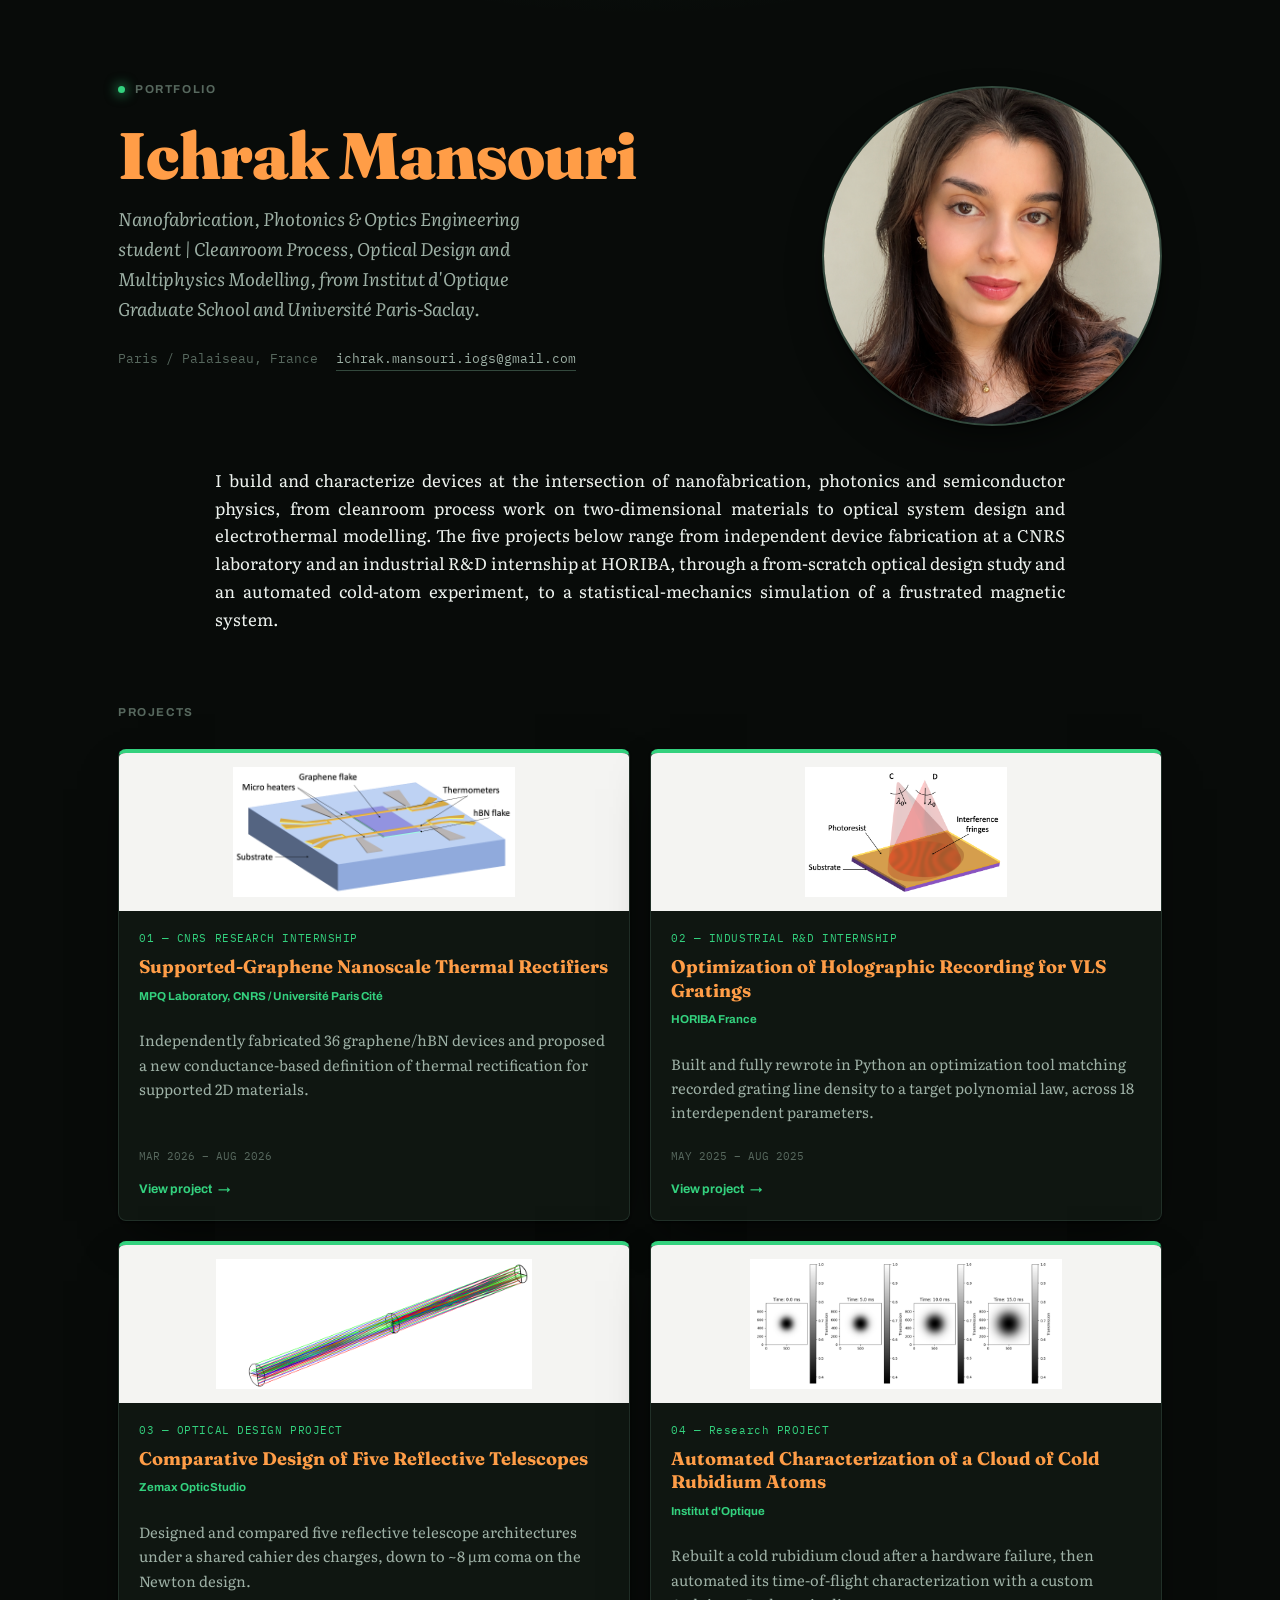
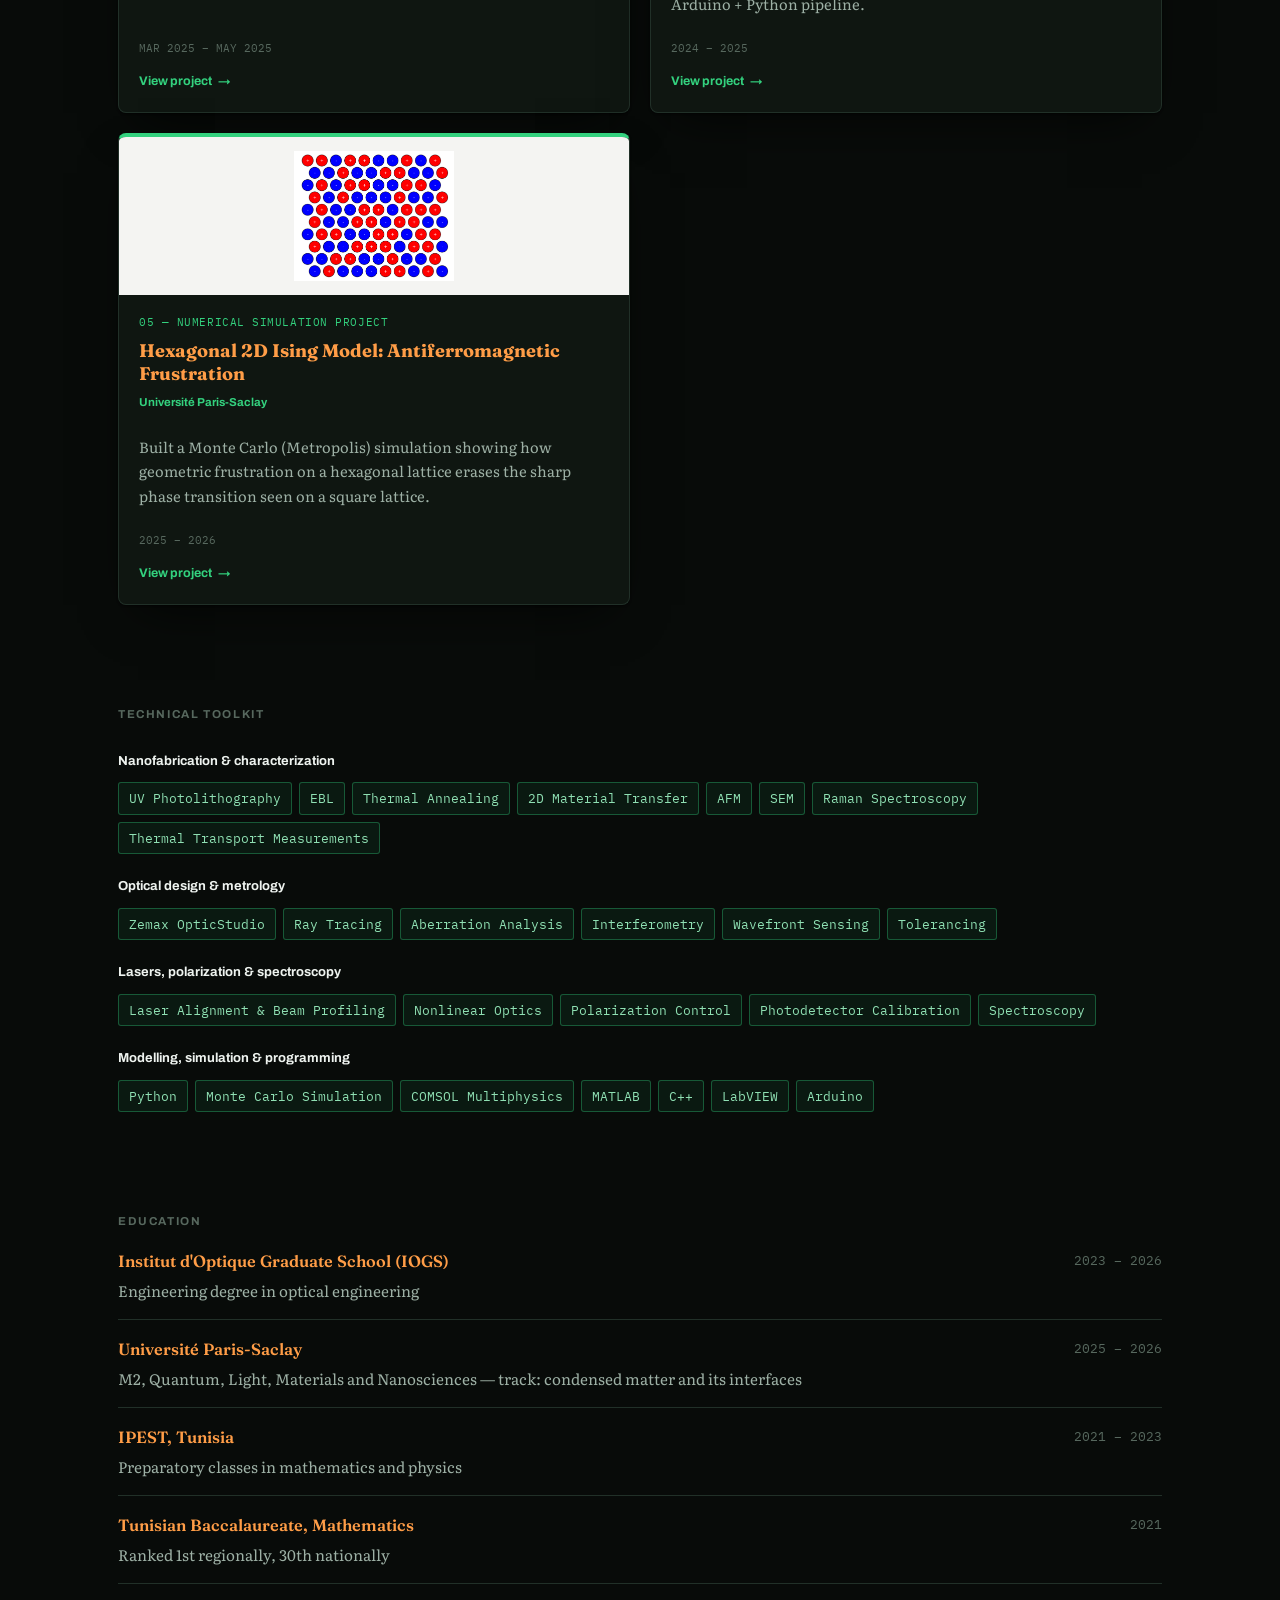
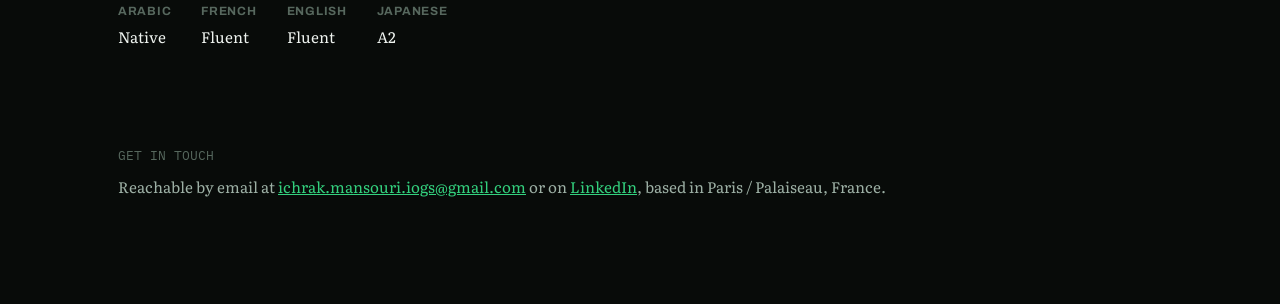
<file: index.html>
<!DOCTYPE html>
<html lang="en">
<head>
<meta charset="UTF-8">
<meta name="viewport" content="width=device-width, initial-scale=1.0">
<title>Ichrak Mansouri — Portfolio</title>
<meta name="description" content="Personal portfolio — nanofabrication, photonics and optical engineering projects.">
<link rel="stylesheet" href="style.css">
</head>
<body>

<div class="wrap">

  <header class="header-flex">
    <div class="header-text">
      <div class="kicker"><span class="dot"></span><span class="eyebrow">Portfolio</span></div>
      <h1 class="name">Ichrak Mansouri</h1>
      <p class="role-line">Nanofabrication, Photonics &amp; Optics Engineering student | Cleanroom Process, Optical Design and Multiphysics Modelling, from Institut d'Optique Graduate School and Université Paris-Saclay.</p>
      <div class="meta-row">
        <span>Paris / Palaiseau, France</span>
        <a href="mailto:ichrak.mansouri.iogs@gmail.com">ichrak.mansouri.iogs@gmail.com</a>
      </div>
    </div>
      
    <div class="portrait">
     <img src="assets/Professional picture.png" alt="Portrait of Ichrak Mansouri">
    </div>
  </header>
  <p class="intro">I build and characterize devices at the intersection of nanofabrication, photonics and semiconductor physics, from cleanroom process work on two-dimensional materials to optical system design and electrothermal modelling. The five projects below range from independent device fabrication at a CNRS laboratory and an industrial R&amp;D internship at HORIBA, through a from-scratch optical design study and an automated cold-atom experiment, to a statistical-mechanics simulation of a frustrated magnetic system.</p>

  <section id="projects">
    <span class="eyebrow">Projects</span>

    <div class="project-grid">

      <a class="project-tile" href="projects/mpq.html">
        <div class="tile-img-wrap">
          <img src="assets/mpq-device-3Dschematic.png" alt="Schematic of the graphene/hBN device." loading="lazy">
        </div>
        <div class="tile-body">
          <span class="tile-num">01 — CNRS RESEARCH INTERNSHIP</span>
          <span class="tile-title">Supported-Graphene Nanoscale Thermal Rectifiers</span>
          <span class="tile-org">MPQ Laboratory, CNRS / Université Paris Cité</span>
          <p class="tile-desc">Independently fabricated 36 graphene/hBN devices and proposed a new conductance-based definition of thermal rectification for supported 2D materials.</p>
          <span class="tile-date mono">MAR 2026 – AUG 2026</span>
          <span class="tile-cta">View project <span class="arrow">→</span></span>
        </div>
      </a>

      <a class="project-tile" href="projects/horiba.html">
        <div class="tile-img-wrap">
          <img src="assets/horiba.png" alt="Diagram of two-beam holographic recording of a variable line spacing grating." loading="lazy">
        </div>
        <div class="tile-body">
          <span class="tile-num">02 — INDUSTRIAL R&amp;D INTERNSHIP</span>
          <span class="tile-title">Optimization of Holographic Recording for VLS Gratings</span>
          <span class="tile-org">HORIBA France</span>
          <p class="tile-desc">Built and fully rewrote in Python an optimization tool matching recorded grating line density to a target polynomial law, across 18 interdependent parameters.</p>
          <span class="tile-date mono">MAY 2025 – AUG 2025</span>
          <span class="tile-cta">View project <span class="arrow">→</span></span>
        </div>
      </a>

      <a class="project-tile" href="projects/zemax.html">
        <div class="tile-img-wrap">
          <img src="assets/newton.PNG" alt="3D ray-trace diagram of the Newtonian telescope design." loading="lazy">
        </div>
        <div class="tile-body">
          <span class="tile-num">03 — OPTICAL DESIGN PROJECT</span>
          <span class="tile-title">Comparative Design of Five Reflective Telescopes</span>
          <span class="tile-org">Zemax OpticStudio</span>
          <p class="tile-desc">Designed and compared five reflective telescope architectures under a shared cahier des charges, down to ~8 µm coma on the Newton design.</p>
          <span class="tile-date mono">MAR 2025 – MAY 2025</span>
          <span class="tile-cta">View project <span class="arrow">→</span></span>
        </div>
      </a>

      <a class="project-tile" href="projects/cold-atoms.html">
        <div class="tile-img-wrap">
          <img src="assets/cold atoms tof synthetic.png" alt="Photo of the finished optical table for the cold-atom experiment." loading="lazy">
        </div>
        <div class="tile-body">
          <span class="tile-num">04 — Research PROJECT</span>
          <span class="tile-title">Automated Characterization of a Cloud of Cold Rubidium Atoms</span>
          <span class="tile-org">Institut d'Optique</span>
          <p class="tile-desc">Rebuilt a cold rubidium cloud after a hardware failure, then automated its time-of-flight characterization with a custom Arduino + Python pipeline.</p>
          <span class="tile-date mono">2024 – 2025</span>
          <span class="tile-cta">View project <span class="arrow">→</span></span>
        </div>
      </a>

      <a class="project-tile" href="projects/ising.html">
        <div class="tile-img-wrap">
          <img src="assets/Ising ground state.png" alt="Hexagonal lattice topology showing a spin and its six nearest neighbors." loading="lazy">
        </div>
        <div class="tile-body">
          <span class="tile-num">05 — NUMERICAL SIMULATION PROJECT</span>
          <span class="tile-title">Hexagonal 2D Ising Model: Antiferromagnetic Frustration</span>
          <span class="tile-org">Université Paris-Saclay</span>
          <p class="tile-desc">Built a Monte Carlo (Metropolis) simulation showing how geometric frustration on a hexagonal lattice erases the sharp phase transition seen on a square lattice.</p>
          <span class="tile-date mono">2025 – 2026</span>
          <span class="tile-cta">View project <span class="arrow">→</span></span>
        </div>
      </a>

    </div>
  </section>

  <section id="toolkit">
    <span class="eyebrow">Technical toolkit</span>

    <div class="toolkit-group">
      <div class="toolkit-label">Nanofabrication &amp; characterization</div>
      <div class="chips">
        <span class="chip">UV Photolithography</span><span class="chip">EBL</span><span class="chip">Thermal Annealing</span><span class="chip">2D Material Transfer</span><span class="chip">AFM</span><span class="chip">SEM</span><span class="chip">Raman Spectroscopy</span><span class="chip">Thermal Transport Measurements</span>
      </div>
    </div>

    <div class="toolkit-group">
      <div class="toolkit-label">Optical design &amp; metrology</div>
      <div class="chips">
        <span class="chip">Zemax OpticStudio</span><span class="chip">Ray Tracing</span><span class="chip">Aberration Analysis</span><span class="chip">Interferometry</span><span class="chip">Wavefront Sensing</span><span class="chip">Tolerancing</span>
      </div>
    </div>

    <div class="toolkit-group">
      <div class="toolkit-label">Lasers, polarization &amp; spectroscopy</div>
      <div class="chips">
        <span class="chip">Laser Alignment &amp; Beam Profiling</span><span class="chip">Nonlinear Optics</span><span class="chip">Polarization Control</span><span class="chip">Photodetector Calibration</span><span class="chip">Spectroscopy</span>
      </div>
    </div>

    <div class="toolkit-group">
      <div class="toolkit-label">Modelling, simulation &amp; programming</div>
      <div class="chips">
        <span class="chip">Python</span><span class="chip">Monte Carlo Simulation</span><span class="chip">COMSOL Multiphysics</span><span class="chip">MATLAB</span><span class="chip">C++</span><span class="chip">LabVIEW</span><span class="chip">Arduino</span>
      </div>
    </div>
  </section>

  <section id="education">
    <span class="eyebrow">Education</span>

    <div class="edu-row">
      <div>
        <div class="edu-school">Institut d'Optique Graduate School (IOGS)</div>
        <div class="edu-detail">Engineering degree in optical engineering</div>
      </div>
      <div class="edu-date">2023 – 2026</div>
    </div>
    <div class="edu-row">
      <div>
        <div class="edu-school">Université Paris-Saclay</div>
        <div class="edu-detail">M2, Quantum, Light, Materials and Nanosciences — track: condensed matter and its interfaces</div>
      </div>
      <div class="edu-date">2025 – 2026</div>
    </div>
    <div class="edu-row">
      <div>
        <div class="edu-school">IPEST, Tunisia</div>
        <div class="edu-detail">Preparatory classes in mathematics and physics</div>
      </div>
      <div class="edu-date">2021 – 2023</div>
    </div>
    <div class="edu-row">
      <div>
        <div class="edu-school">Tunisian Baccalaureate, Mathematics</div>
        <div class="edu-detail">Ranked 1st regionally, 30th nationally</div>
      </div>
      <div class="edu-date">2021</div>
    </div>

    <div class="lang-row">
      <div class="lang"><b>Arabic</b>Native</div>
      <div class="lang"><b>French</b>Fluent</div>
      <div class="lang"><b>English</b>Fluent</div>
      <div class="lang"><b>Japanese</b>A2</div>
    </div>
  </section>

  <footer>
    <div class="mono">GET IN TOUCH</div>
    <p style="margin-top:8px;">Reachable by email at <a href="mailto:ichrak.mansouri.iogs@gmail.com">ichrak.mansouri.iogs@gmail.com</a> or on <a href="https://www.linkedin.com/in/ichrak-mansouri-b5130b292" target="_blank" rel="noopener">LinkedIn</a>, based in Paris / Palaiseau, France.</p>
  </footer>

</div>

</body>
</html>
</file>
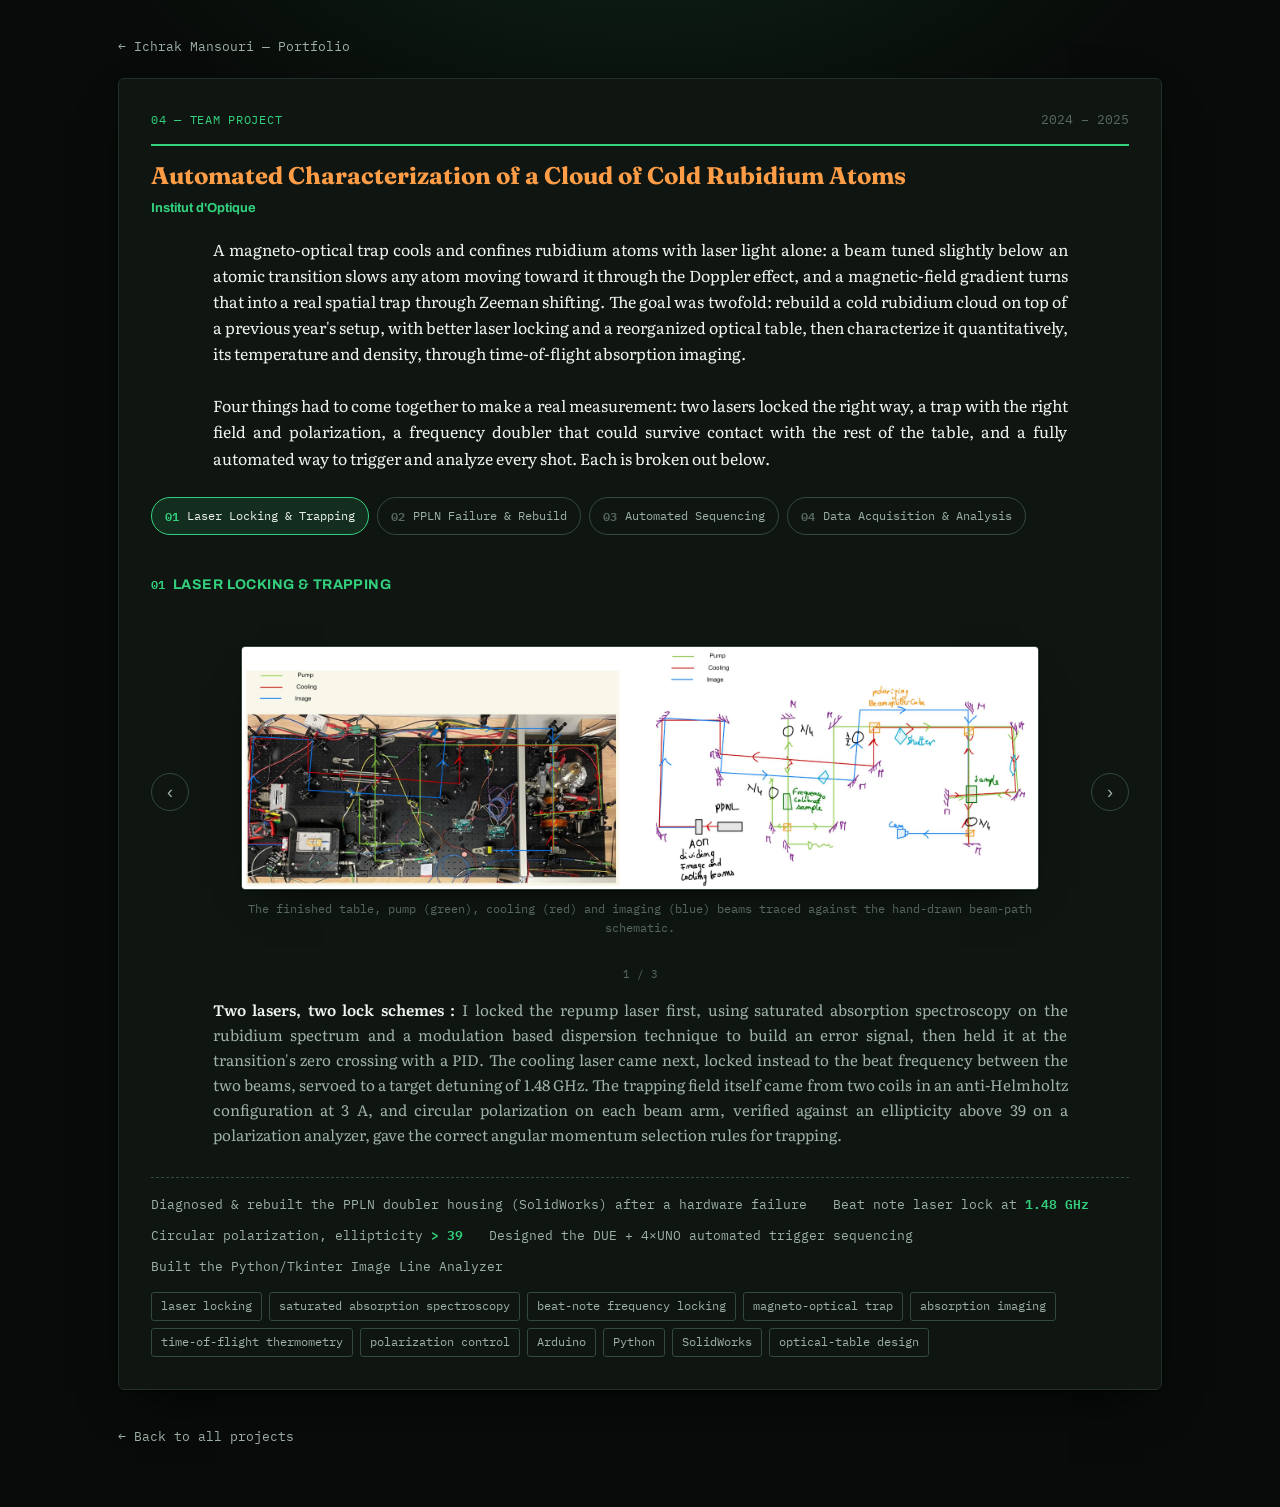
<file: cold-atoms.html>
<!DOCTYPE html>
<html lang="en">
<head>
<meta charset="UTF-8">
<meta name="viewport" content="width=device-width, initial-scale=1.0">
<title>Cold Rubidium Atoms — Ichrak Mansouri</title>
<meta name="description" content="Project detail — automated time-of-flight characterization of a cloud of cold rubidium atoms, Institut d'Optique.">
<link rel="stylesheet" href="../style.css">
</head>
<body>

<div class="wrap">

  <a class="back-link" href="../index.html">← Ichrak Mansouri — Portfolio</a>

  <div class="project detail">
    <div class="project-head">
      <span class="project-num">04 — TEAM PROJECT</span>
      <span class="project-date mono">2024 – 2025</span>
    </div>
    <h3>Automated Characterization of a Cloud of Cold Rubidium Atoms</h3>
    <div class="org">Institut d'Optique</div>

    <p class="desc">A magneto-optical trap cools and confines rubidium atoms with laser light alone: a beam tuned slightly below an atomic transition slows any atom moving toward it through the Doppler effect, and a magnetic-field gradient turns that into a real spatial trap through Zeeman shifting. The goal was twofold: rebuild a cold rubidium cloud on top of a previous year's setup, with better laser locking and a reorganized optical table, then characterize it quantitatively, its temperature and density, through time-of-flight absorption imaging.</p>

    <p class="desc" style="margin-top:26px;">Four things had to come together to make a real measurement: two lasers locked the right way, a trap with the right field and polarization, a frequency doubler that could survive contact with the rest of the table, and a fully automated way to trigger and analyze every shot. Each is broken out below.</p>

    <div class="fab-stepper">
      <div class="fab-tabs" role="tablist">
        <button class="fab-tab active" data-step="1"><span class="fab-tab-num">01</span>Laser Locking &amp; Trapping</button>
        <button class="fab-tab" data-step="2"><span class="fab-tab-num">02</span>PPLN Failure &amp; Rebuild</button>
        <button class="fab-tab" data-step="3"><span class="fab-tab-num">03</span>Automated Sequencing</button>
        <button class="fab-tab" data-step="4"><span class="fab-tab-num">04</span>Data Acquisition &amp; Analysis</button>
      </div>

      <div class="fab-stage">
        <div class="fab-panel active" data-step="1">
          <div class="fab-panel-head">
            <span class="fab-panel-num">01</span>
            <h4 class="fab-panel-title">Laser Locking &amp; Trapping</h4>
          </div>
          <div class="fab-carousel">
            <div class="fab-carousel-stage">
              <button type="button" class="fab-carousel-arrow prev" aria-label="Previous picture">‹</button>
              <div class="fab-carousel-slides">
                <figure class="fab-carousel-slide active">
                  <img src="../assets/cold atom table schematic.png" alt="Photo of the optical table with pump, cooling and imaging beam paths traced in color, next to a hand-drawn schematic of the same beam paths." loading="lazy">
                  <figcaption>The finished table, pump (green), cooling (red) and imaging (blue) beams traced against the hand-drawn beam-path schematic.</figcaption>
                </figure>
                <figure class="fab-carousel-slide">
                  <img src="../assets/cold atoms optical schematic.png" alt="Principle schematic of the optical setup, showing the PPLN doubler, AOM, shutters, waveplates, polarizing beamsplitter cubes and the science chamber." loading="lazy">
                  <figcaption>Principle schematic: PPLN doubler and AOM on the cooling path, repump folded in through its own shutter, both combining at the science chamber.</figcaption>
                </figure>
                <figure class="fab-carousel-slide">
                  <img src="../assets/cold atoms spectroscopy scope.png" alt="Oscilloscope trace of the saturated absorption spectroscopy signal used to lock the repump laser." loading="lazy">
                  <figcaption>Saturated absorption spectroscopy on the oscilloscope, the Doppler-broadened dip the repump lock derives its error signal from.</figcaption>
                </figure>
              </div>
              <button type="button" class="fab-carousel-arrow next" aria-label="Next picture">›</button>
            </div>
            <div class="fab-carousel-counter">1 / 3</div>
          </div>
          <p class="fab-caption"><b>Two lasers, two lock schemes : </b> I locked the repump laser first, using saturated absorption spectroscopy on the rubidium spectrum and a modulation based dispersion technique to build an error signal, then held it at the transition's zero crossing with a PID. The cooling laser came next, locked instead to the beat frequency between the two beams, servoed to a target detuning of 1.48 GHz. The trapping field itself came from two coils in an anti-Helmholtz configuration at 3 A, and circular polarization on each beam arm, verified against an ellipticity above 39 on a polarization analyzer, gave the correct angular momentum selection rules for trapping.</p>
        </div>

        <div class="fab-panel" data-step="2">
          <div class="fab-panel-head">
            <span class="fab-panel-num">02</span>
            <h4 class="fab-panel-title">PPLN Failure &amp; Rebuild</h4>
          </div>
          <div class="fab-carousel">
            <div class="fab-carousel-stage">
              <button type="button" class="fab-carousel-arrow prev" aria-label="Previous picture">‹</button>
              <div class="fab-carousel-slides">
                <figure class="fab-carousel-slide active">
                  <img src="../assets/cold atoms ppln table.png" alt="Photo of the optical table during the rebuild, showing the PPLN driver and controller box." loading="lazy">
                  <figcaption>The table mid-rebuild, PPLN driver and controller at left, after the doubler failure forced a full reorganization.</figcaption>
                </figure>
                <figure class="fab-carousel-slide">
                  <img src="../assets/cold atoms ppln cad.png" alt="SolidWorks technical drawing of the custom protective housing designed for the PPLN doubler." loading="lazy">
                  <figcaption>My SolidWorks drawing for the PPLN's new protective housing, isolating it from routine adjustments elsewhere on the table.</figcaption>
                </figure>
                <figure class="fab-carousel-slide">
                  <img src="../assets/cold atoms beam waist fit.png" alt="Two erf-function fits to the cumulative transverse intensity profile of the doubled beam, measured by knife-edge at 56 cm and 80 cm." loading="lazy">
                  <figcaption>Re-characterizing the doubled beam after the rebuild, erf fits to the knife-edge profile at 56 cm and 80 cm to recover the new waist.</figcaption>
                </figure>
              </div>
              <button type="button" class="fab-carousel-arrow next" aria-label="Next picture">›</button>
            </div>
            <div class="fab-carousel-counter">1 / 3</div>
          </div>
          <p class="fab-caption"><b>Diagnosis, redesign, re-characterization : </b> Partway through the project, the PPLN crystal that doubles our cooling laser's frequency failed and stopped the experiment. I diagnosed the failure, then designed a dedicated, temperature-controlled protective housing for the doubler in SolidWorks, isolated from the rest of the table so a routine adjustment elsewhere could never damage it again. Once it was back in place, I re-characterized its output beam from scratch, fitting the transverse intensity profile with an erf function at two distances to confirm the mode was still a clean Gaussian and recover its new waist, before folding it back into a reorganized table with room for the imaging line that was wanted to be added from the start.</p>
        </div>

        <div class="fab-panel" data-step="3">
          <div class="fab-panel-head">
            <span class="fab-panel-num">03</span>
            <h4 class="fab-panel-title">Automated Sequencing</h4>
          </div>
          <div class="fab-carousel">
            <div class="fab-carousel-stage">
              <button type="button" class="fab-carousel-arrow prev" aria-label="Previous picture">‹</button>
              <div class="fab-carousel-slides">
                <figure class="fab-carousel-slide active">
                  <img src="../assets/cold atoms arduino block.png" alt="Block diagram of the Arduino DUE fanning out trigger lines to four Arduino UNOs, each driving one component: two shutters, the AOM driver and the camera." loading="lazy">
                  <figcaption>The trigger architecture I designed: one DUE fanning out to four UNOs, each dedicated to one component.</figcaption>
                </figure>
                <figure class="fab-carousel-slide">
                  <img src="../assets/cold atoms arduino breadboard.png" alt="Hand-annotated breadboard diagram of the DUE-to-UNO trigger line, with a pull-up resistor and shared ground reference." loading="lazy">
                  <figcaption>Breadboard-level detail of the DUE-to-UNO trigger line, debounced through a 10 kΩ pull-up on a shared ground.</figcaption>
                </figure>
                <figure class="fab-carousel-slide">
                  <img src="../assets/cold atoms i2c alt.png" alt="Wiring diagram of an I2C bus topology, with SDA and SCL lines and pull-up resistors, connecting the Arduino DUE to three Arduino UNOs." loading="lazy">
                  <figcaption>An I2C bus was considered as an alternative, SDA/SCL open-drain lines with pull-ups, before we settled on simpler dedicated trigger lines.</figcaption>
                </figure>
              </div>
              <button type="button" class="fab-carousel-arrow next" aria-label="Next picture">›</button>
            </div>
            <div class="fab-carousel-counter">1 / 3</div>
          </div>
          <p class="fab-caption"><b>One brain, four dedicated slaves : </b> Each time-of-flight data point needs a freshly recreated cloud, released and imaged at a precise, independently chosen delay. I built a trigger architecture around one Arduino DUE acting as the brain, fanning out to four Arduino UNOs, one each for two shutters, the AOM driver and the camera, sequencing the whole cool, release, wait, image cycle to microsecond precision no one could reproduce by hand. I considered an I2C bus for the same job, but kept the simpler dedicated trigger lines once they proved more reliable on the bench.</p>
        </div>

        <div class="fab-panel" data-step="4">
          <div class="fab-panel-head">
            <span class="fab-panel-num">04</span>
            <h4 class="fab-panel-title">Data Acquisition &amp; Analysis</h4>
          </div>
          <div class="fab-carousel">
            <div class="fab-carousel-stage">
              <button type="button" class="fab-carousel-arrow prev" aria-label="Previous picture">‹</button>
              <div class="fab-carousel-slides">
                <figure class="fab-carousel-slide active">
                  <img src="../assets/cold atoms analyzer gui.png" alt="Screenshot of the Image Line Analyzer, a custom Python and Tkinter tool, showing an absorption image with stored intensity profiles." loading="lazy">
                  <figcaption>Image Line Analyzer, the Python/Tkinter tool I built to extract and store line profiles from absorption images.</figcaption>
                </figure>
                <figure class="fab-carousel-slide">
                  <img src="../assets/cold atoms profile fit.png" alt="Vertical and horizontal intensity profiles extracted from a synthetic test image, used to validate the analyzer's line extraction." loading="lazy">
                  <figcaption>Vertical and horizontal profiles through a synthetic test image, used to validate the analyzer before trusting it on real data.</figcaption>
                </figure>
                <figure class="fab-carousel-slide">
                  <img src="../assets/cold atoms tof synthetic.png" alt="Four synthetically generated Gaussian transmission images simulating a cold-atom cloud expanding over 0, 5, 10 and 15 milliseconds." loading="lazy">
                  <figcaption>Synthetically generated Gaussian clouds simulating expansion over time, the validation set behind the temperature-fitting pipeline.</figcaption>
                </figure>
              </div>
              <button type="button" class="fab-carousel-arrow next" aria-label="Next picture">›</button>
            </div>
            <div class="fab-carousel-counter">1 / 3</div>
          </div>
          <p class="fab-caption"><b>From pixels to temperature : </b> I wrote a Python and Tkinter tool, the Image Line Analyzer, that pulls vertical and horizontal intensity profiles out of an absorption image. Fitting how the cloud's width grows with delay time against σ(t)² = (kT/m)t² + σ₀² gives the temperature directly, a pipeline I validated first on synthetically generated Gaussian test images before trusting it on real time-of-flight data.</p>
        </div>
      </div>
    </div>

    <div class="stat-strip" style="margin-top:30px;">
      <span class="stat">Diagnosed &amp; rebuilt the PPLN doubler housing (SolidWorks) after a hardware failure</span>
      <span class="stat">Beat note laser lock at <b>1.48 GHz</b></span>
      <span class="stat">Circular polarization, ellipticity <b>&gt; 39</b></span>
      <span class="stat">Designed the DUE + 4×UNO automated trigger sequencing</span>
      <span class="stat">Built the Python/Tkinter Image Line Analyzer</span>
    </div>
    <div class="chips">
      <span class="chip">laser locking</span><span class="chip">saturated absorption spectroscopy</span><span class="chip">beat-note frequency locking</span><span class="chip">magneto-optical trap</span><span class="chip">absorption imaging</span><span class="chip">time-of-flight thermometry</span><span class="chip">polarization control</span><span class="chip">Arduino</span><span class="chip">Python</span><span class="chip">SolidWorks</span><span class="chip">optical-table design</span>
    </div>
  </div>

  <a class="back-link" href="../index.html" style="margin-bottom:60px;">← Back to all projects</a>

</div>

<script>
(function(){
  document.querySelectorAll('.fab-stepper').forEach(function(stepper){
    var tabs = stepper.querySelectorAll('.fab-tab');
    var panels = stepper.querySelectorAll('.fab-panel');
    tabs.forEach(function(tab){
      tab.addEventListener('click', function(){
        var step = tab.getAttribute('data-step');
        tabs.forEach(function(t){ t.classList.toggle('active', t === tab); });
        panels.forEach(function(p){ p.classList.toggle('active', p.getAttribute('data-step') === step); });
      });
    });
  });

  document.querySelectorAll('.fab-carousel').forEach(function(carousel){
    var slides = carousel.querySelectorAll('.fab-carousel-slide');
    var counter = carousel.querySelector('.fab-carousel-counter');
    var prevBtn = carousel.querySelector('.fab-carousel-arrow.prev');
    var nextBtn = carousel.querySelector('.fab-carousel-arrow.next');
    var index = 0;
    function render(){
      slides.forEach(function(s, i){ s.classList.toggle('active', i === index); });
      if (counter) counter.textContent = (index + 1) + ' / ' + slides.length;
    }
    prevBtn.addEventListener('click', function(){
      index = (index - 1 + slides.length) % slides.length;
      render();
    });
    nextBtn.addEventListener('click', function(){
      index = (index + 1) % slides.length;
      render();
    });
  });
})();
</script>

</body>
</html>
</file>
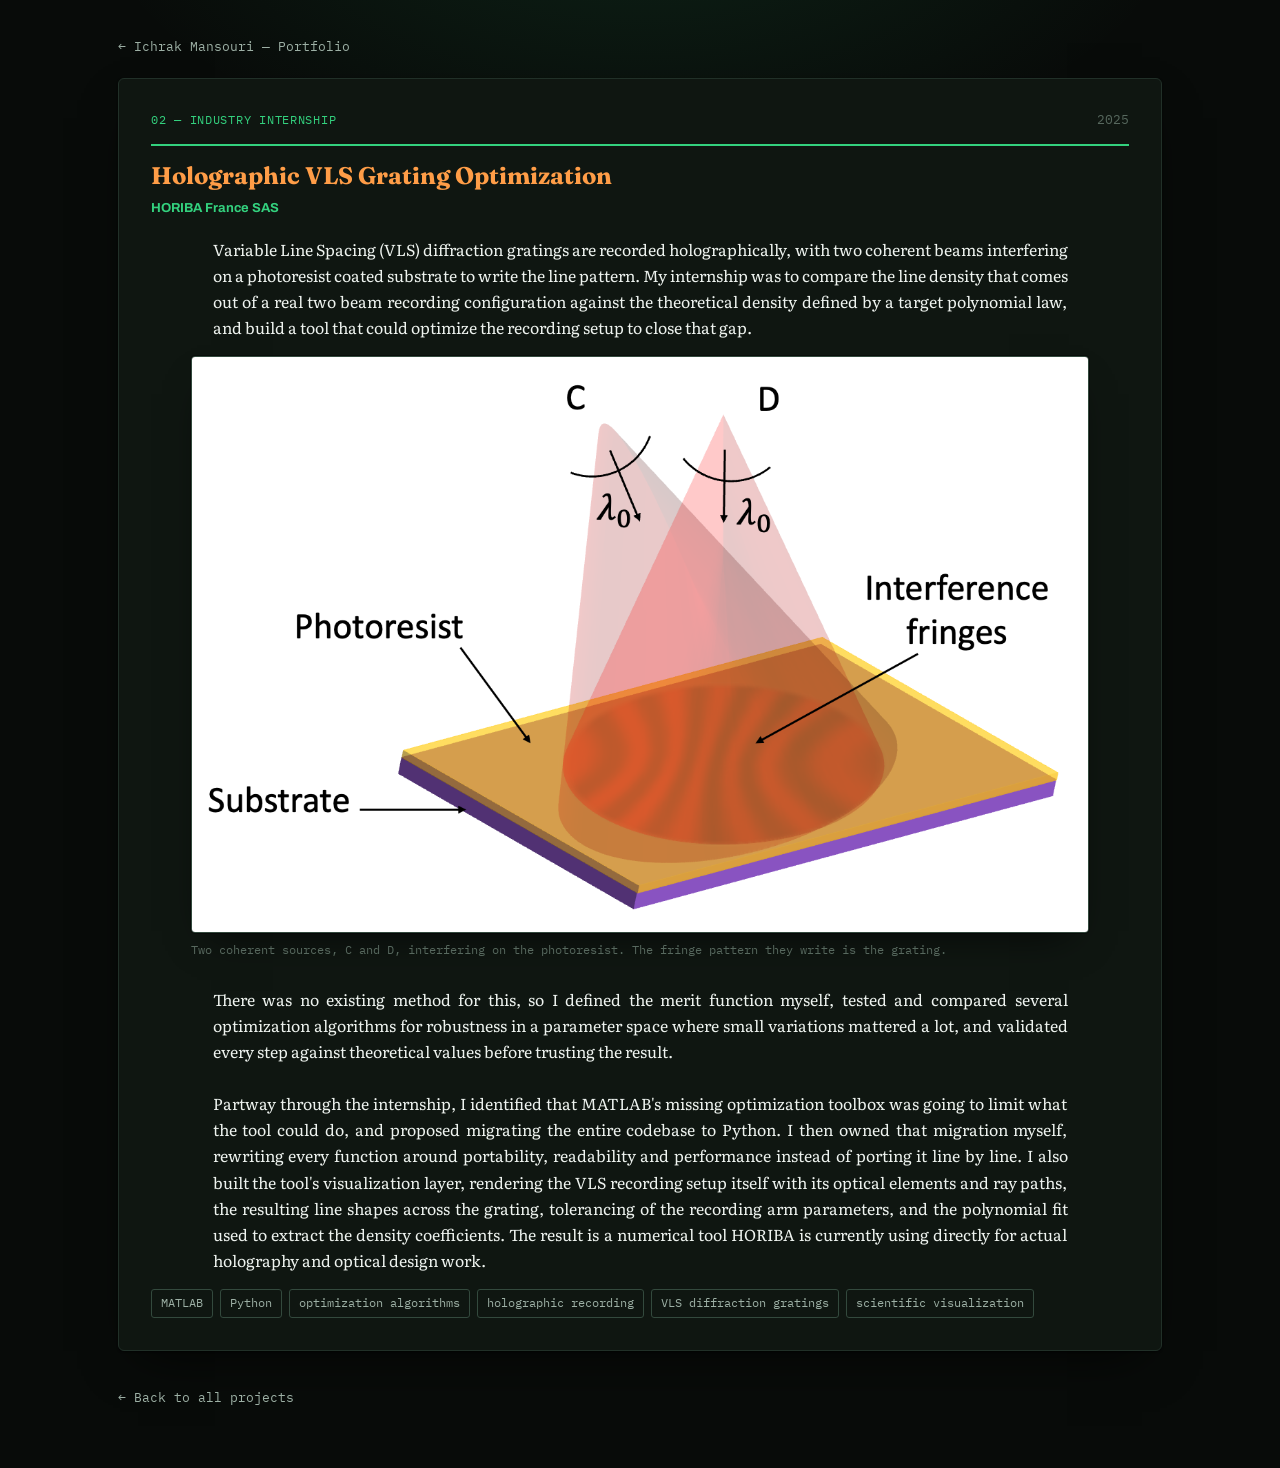
<file: horiba.html>
<!DOCTYPE html>
<html lang="en">
<head>
<meta charset="UTF-8">
<meta name="viewport" content="width=device-width, initial-scale=1.0">
<title>VLS Grating Optimization — Ichrak Mansouri</title>
<meta name="description" content="Project detail — holographic VLS diffraction grating optimization algorithm, HORIBA France SAS.">
<link rel="stylesheet" href="../style.css">
</head>
<body>

<div class="wrap">

  <a class="back-link" href="../index.html">← Ichrak Mansouri — Portfolio</a>

  <div class="project detail">
    <div class="project-head">
      <span class="project-num">02 — INDUSTRY INTERNSHIP</span>
      <span class="project-date mono">2025</span>
    </div>
    <h3>Holographic VLS Grating Optimization</h3>
    <div class="org">HORIBA France SAS</div>

    <p class="desc">Variable Line Spacing (VLS) diffraction gratings are recorded holographically, with two coherent beams interfering on a photoresist coated substrate to write the line pattern. My internship was to compare the line density that comes out of a real two beam recording configuration against the theoretical density defined by a target polynomial law, and build a tool that could optimize the recording setup to close that gap.</p>

    <figure class="figure" style="margin-top:14px;">
      <img src="../assets/horiba.png" alt="Diagram of two coherent point sources C and D interfering on a photoresist coated substrate, producing the fringe pattern that records a VLS diffraction grating." loading="lazy">
      <figcaption class="figure-cap">Two coherent sources, C and D, interfering on the photoresist. The fringe pattern they write is the grating.</figcaption>
    </figure>

    <p class="desc" style="margin-top:26px;">There was no existing method for this, so I defined the merit function myself, tested and compared several optimization algorithms for robustness in a parameter space where small variations mattered a lot, and validated every step against theoretical values before trusting the result.</p>

    <p class="desc" style="margin-top:26px;">Partway through the internship, I identified that MATLAB's missing optimization toolbox was going to limit what the tool could do, and proposed migrating the entire codebase to Python. I then owned that migration myself, rewriting every function around portability, readability and performance instead of porting it line by line. I also built the tool's visualization layer, rendering the VLS recording setup itself with its optical elements and ray paths, the resulting line shapes across the grating, tolerancing of the recording arm parameters, and the polynomial fit used to extract the density coefficients. The result is a numerical tool HORIBA is currently using directly for actual holography and optical design work.</p>

    <div class="chips">
      <span class="chip">MATLAB</span><span class="chip">Python</span><span class="chip">optimization algorithms</span><span class="chip">holographic recording</span><span class="chip">VLS diffraction gratings</span><span class="chip">scientific visualization</span>
    </div>
  </div>

  <a class="back-link" href="../index.html" style="margin-bottom:60px;">← Back to all projects</a>

</div>

</body>
</html>
</file>
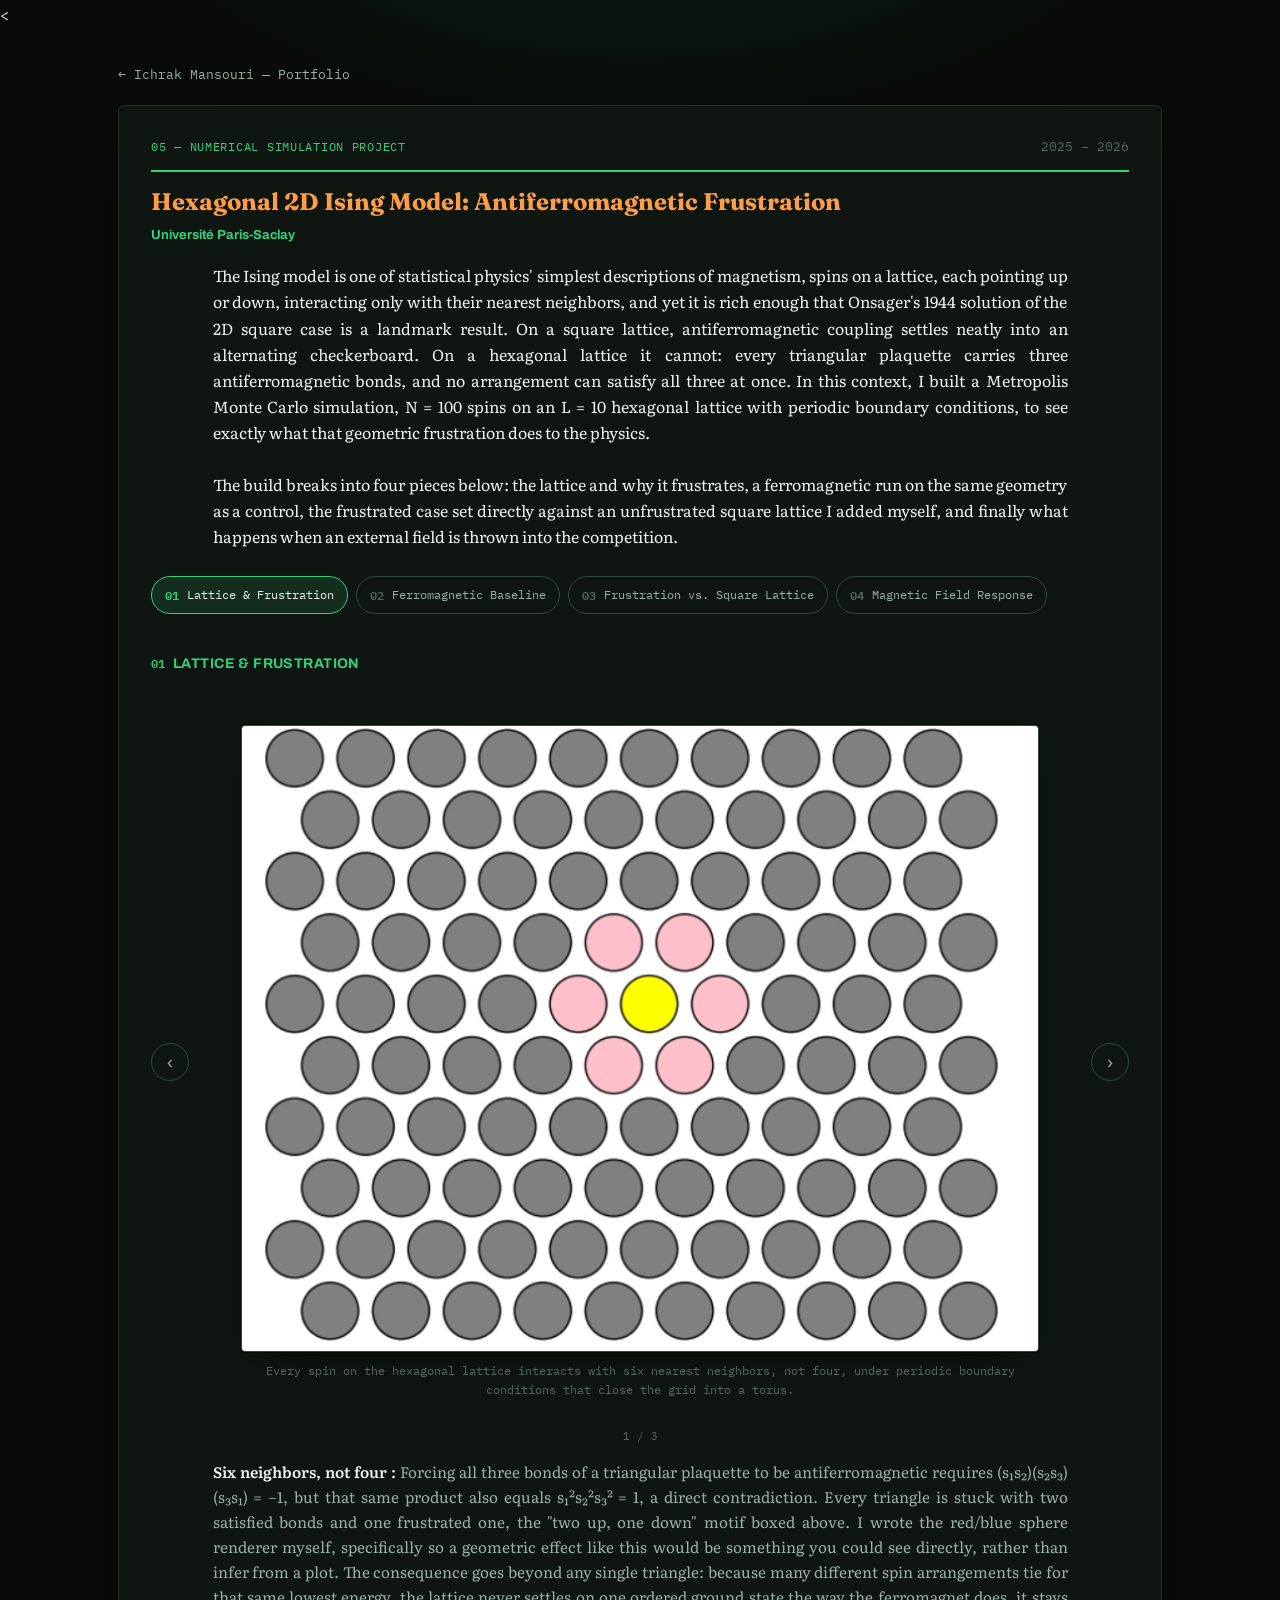
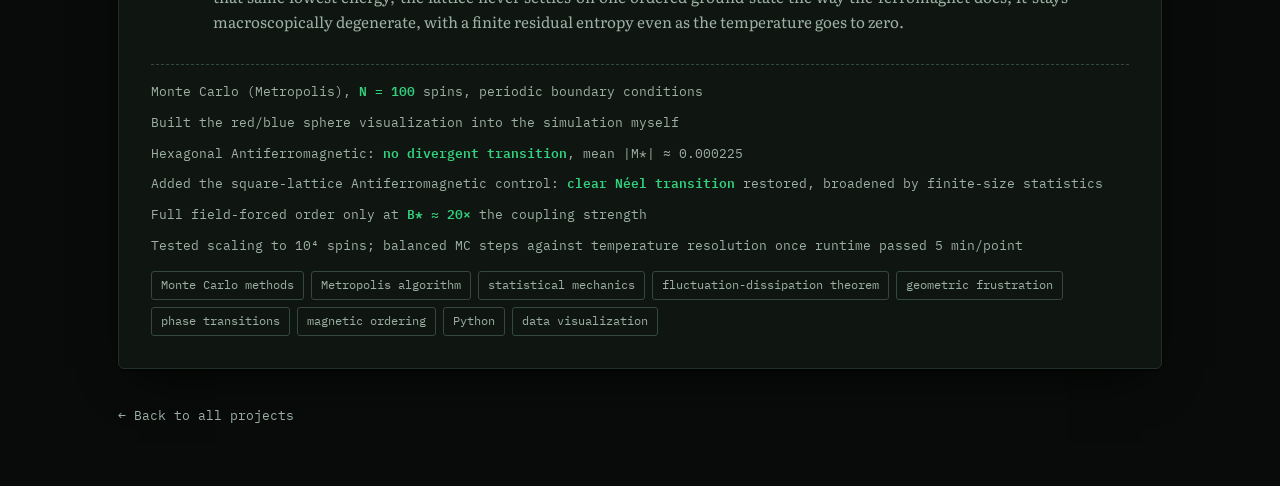
<file: ising.html>
<<!DOCTYPE html>
<html lang="en">
<head>
<meta charset="UTF-8">
<meta name="viewport" content="width=device-width, initial-scale=1.0">
<title>Hexagonal Ising Model — Ichrak Mansouri</title>
<meta name="description" content="Project detail — Monte Carlo simulation of the 2D Ising model on a hexagonal lattice, antiferromagnetic frustration.">
<link rel="stylesheet" href="../style.css">
</head>
<body>

<div class="wrap">

  <a class="back-link" href="../index.html">← Ichrak Mansouri — Portfolio</a>

  <div class="project detail">
    <div class="project-head">
      <span class="project-num">05 — NUMERICAL SIMULATION PROJECT</span>
      <span class="project-date mono">2025 – 2026</span>
    </div>
    <h3>Hexagonal 2D Ising Model: Antiferromagnetic Frustration</h3>
    <div class="org">Université Paris-Saclay</div>

    <p class="desc">The Ising model is one of statistical physics' simplest descriptions of magnetism, spins on a lattice, each pointing up or down, interacting only with their nearest neighbors, and yet it is rich enough that Onsager's 1944 solution of the 2D square case is a landmark result. On a square lattice, antiferromagnetic coupling settles neatly into an alternating checkerboard. On a hexagonal lattice it cannot: every triangular plaquette carries three antiferromagnetic bonds, and no arrangement can satisfy all three at once. In this context, I built a Metropolis Monte Carlo simulation, N = 100 spins on an L = 10 hexagonal lattice with periodic boundary conditions, to see exactly what that geometric frustration does to the physics.</p>

    <p class="desc" style="margin-top:26px;">The build breaks into four pieces below: the lattice and why it frustrates, a ferromagnetic run on the same geometry as a control, the frustrated case set directly against an unfrustrated square lattice I added myself, and finally what happens when an external field is thrown into the competition.</p>

    <div class="fab-stepper">
      <div class="fab-tabs" role="tablist">
        <button class="fab-tab active" data-step="1"><span class="fab-tab-num">01</span>Lattice &amp; Frustration</button>
        <button class="fab-tab" data-step="2"><span class="fab-tab-num">02</span>Ferromagnetic Baseline</button>
        <button class="fab-tab" data-step="3"><span class="fab-tab-num">03</span>Frustration vs. Square Lattice</button>
        <button class="fab-tab" data-step="4"><span class="fab-tab-num">04</span>Magnetic Field Response</button>
      </div>

      <div class="fab-stage">
        <div class="fab-panel active" data-step="1">
          <div class="fab-panel-head">
            <span class="fab-panel-num">01</span>
            <h4 class="fab-panel-title">Lattice &amp; Frustration</h4>
          </div>
          <div class="fab-carousel">
            <div class="fab-carousel-stage">
              <button type="button" class="fab-carousel-arrow prev" aria-label="Previous picture">‹</button>
              <div class="fab-carousel-slides">
                <figure class="fab-carousel-slide active">
                  <img src="../assets/Ising lattice topology.jpeg" alt="Diagram of the hexagonal lattice topology, showing a central spin (yellow) surrounded by its six nearest neighbors (pink)." loading="lazy">
                  <figcaption>Every spin on the hexagonal lattice interacts with six nearest neighbors, not four, under periodic boundary conditions that close the grid into a torus.</figcaption>
                </figure>
                <figure class="fab-carousel-slide">
                  <img src="../assets/Ising ground state.png" alt="Red and blue sphere visualization of a hexagonal antiferromagnetic spin configuration, showing a frustrated low-energy state with no long-range order." loading="lazy">
                  <figcaption>A spin configuration rendered by the visualization I wrote into the code, every +1 (dimensionless magnetization) a red sphere, every −1 (dimensionless magnetization) a blue one, so the disorder is something you can see directly.</figcaption>
                </figure>
                <figure class="fab-carousel-slide">
                  <img src="../assets/Ising frustration.png" alt="Close-up of the spin visualization with two triangular plaquettes boxed in green and annotated, each showing two spins aligned one way and one spin forced the opposite way." loading="lazy">
                  <figcaption>Every triangle ends up with two satisfied antiferromagnetic bonds and one frustrated one, there is no arrangement that satisfies all three at once.</figcaption>
                </figure>
              </div>
              <button type="button" class="fab-carousel-arrow next" aria-label="Next picture">›</button>
            </div>
            <div class="fab-carousel-counter">1 / 3</div>
          </div>
          <p class="fab-caption"><b>Six neighbors, not four : </b> Forcing all three bonds of a triangular plaquette to be antiferromagnetic requires (s₁s₂)(s₂s₃)(s₃s₁) = −1, but that same product also equals s₁²s₂²s₃² = 1, a direct contradiction. Every triangle is stuck with two satisfied bonds and one frustrated one, the "two up, one down" motif boxed above. I wrote the red/blue sphere renderer myself, specifically so a geometric effect like this would be something you could see directly, rather than infer from a plot. The consequence goes beyond any single triangle: because many different spin arrangements tie for that same lowest energy, the lattice never settles on one ordered ground state the way the ferromagnet does, it stays macroscopically degenerate, with a finite residual entropy even as the temperature goes to zero.</p>        </div>

        <div class="fab-panel" data-step="2">
          <div class="fab-panel-head">
            <span class="fab-panel-num">02</span>
            <h4 class="fab-panel-title">Ferromagnetic Baseline</h4>
          </div>
          <div class="fab-carousel">
            <div class="fab-carousel-stage">
              <button type="button" class="fab-carousel-arrow prev" aria-label="Previous picture">‹</button>
              <div class="fab-carousel-slides">
                <figure class="fab-carousel-slide active">
                  <img src="../assets/Ising wannier reference.png" alt="Textbook reference curve from Wannier showing the ferromagnetic and antiferromagnetic energy curves and the Curie point for the triangular Ising net." loading="lazy">
                  <figcaption>The textbook reference we validated against: Wannier's 1950 ferromagnetic and antiferromagnetic energy curves for the triangular Ising net.</figcaption>
                </figure>
                <figure class="fab-carousel-slide">
                  <img src="../assets/Ising ferro magnetization.png" alt="Magnetization versus temperature for the ferromagnetic hexagonal lattice, showing a sharp drop from full order to near zero." loading="lazy">
                  <figcaption>Magnetization collapses sharply as the lattice crosses its Curie point, from a fully ordered ferromagnetic phase into a disordered paramagnetic one.</figcaption>
                </figure>
                <figure class="fab-carousel-slide">
                  <img src="../assets/Ising cv hexagonal ferro.png" alt="Energy and heat capacity versus temperature for the ferromagnetic hexagonal lattice, with a sharp heat capacity peak highlighted in a green box." loading="lazy">
                  <figcaption>A sharp, well-defined heat capacity peak marks the transition, exactly the second-order signature the textbook curve predicts.</figcaption>
                </figure>
              </div>
              <button type="button" class="fab-carousel-arrow next" aria-label="Next picture">›</button>
            </div>
            <div class="fab-carousel-counter">1 / 3</div>
          </div>
          <p class="fab-caption"><b>The same lattice, without frustration : </b> Before touching the antiferromagnetic case, I ran the ferromagnetic version on the identical hexagonal geometry as a control, validated against Wannier's 1950 analytic solution for the triangular Ising net. It behaves exactly as theory predicts: full order at low temperature, a sharp heat capacity peak marking a genuine second-order transition, and a clean collapse into disorder above it, which confirmed the simulation itself was correct before frustration entered the picture at all.</p>
        </div>

        <div class="fab-panel" data-step="3">
          <div class="fab-panel-head">
            <span class="fab-panel-num">03</span>
            <h4 class="fab-panel-title">Frustration vs. Square Lattice</h4>
          </div>
          <div class="fab-carousel">
            <div class="fab-carousel-stage">
              <button type="button" class="fab-carousel-arrow prev" aria-label="Previous picture">‹</button>
              <div class="fab-carousel-slides">
                <figure class="fab-carousel-slide active">
                  <img src="../assets/Ising afm magnetization.png" alt="Magnetization versus temperature for the antiferromagnetic hexagonal lattice, fluctuating near zero at every temperature with no transition." loading="lazy">
                  <figcaption>On the frustrated hexagonal lattice, magnetization stays near zero at every temperature, averaging 0.000225 over the run, it was never a usable order parameter here.</figcaption>
                </figure>
                <figure class="fab-carousel-slide">
                  <img src="../assets/Ising cv hexagonal afm.png" alt="Energy and heat capacity versus temperature for the antiferromagnetic hexagonal lattice, showing only a broad rounded maximum with no sharp peak, highlighted in a green box." loading="lazy">
                  <figcaption>The heat capacity only ever shows a broad, rounded maximum, no divergence, no real critical temperature, the frustration blocks the transition outright.</figcaption>
                </figure>
                <figure class="fab-carousel-slide">
                  <img src="../assets/Ising square config.png" alt="Perfect checkerboard configuration of red and blue spins on a square lattice, the unfrustrated antiferromagnetic ground state." loading="lazy">
                  <figcaption>The control I added: the same antiferromagnetic coupling on an unfrustrated square lattice settles into a perfect checkerboard ground state, every bond satisfied.</figcaption>
                </figure>
                <figure class="fab-carousel-slide">
                  <img src="../assets/Ising square energy.png" alt="Average energy versus temperature for the antiferromagnetic square lattice, a smooth curve rising from the fully ordered ground state to a disordered high-temperature value." loading="lazy">
                  <figcaption>Average energy for the square control: a smooth, well-behaved rise from the ordered ground state as temperature increases, no frustration left to blur the curve.</figcaption>
                </figure>
                <figure class="fab-carousel-slide">
                  <img src="../assets/Ising square magnetization.png" alt="Average magnetization versus temperature for the antiferromagnetic square lattice, oscillating near zero at every temperature as expected for a perfectly alternating checkerboard order." loading="lazy">
                  <figcaption>Average magnetization stays pinned near zero at every temperature, exactly as expected: the checkerboard order is antiferromagnetic by construction, so the net magnetization was never going to move, this is a sanity check, not a null result.</figcaption>
                </figure>
                <figure class="fab-carousel-slide">
                  <img src="../assets/Ising cv square.png" alt="Heat capacity versus temperature for the antiferromagnetic square lattice, showing a sharp peak at the Néel temperature." loading="lazy">
                  <figcaption>With frustration removed, the heat capacity peak sharpens right back up, a clean transition at the Néel temperature, same coupling, same algorithm, only the geometry changed.</figcaption>
                </figure>
              </div>
              <button type="button" class="fab-carousel-arrow next" aria-label="Next picture">›</button>
            </div>
            <div class="fab-carousel-counter">1 / 6</div>
          </div>
          <p class="fab-caption"><b>Isolating the frustration effect : </b> The ground-state energy on the frustrated hexagonal lattice settles at only about a third of the fully ordered ferromagnetic value, direct evidence that a third of the bonds can never be satisfied. I added the square-lattice antiferromagnetic run myself, same Hamiltonian, same Metropolis code, only the geometry changed, specifically to isolate this effect: remove the frustration and the system falls straight into a perfect checkerboard ground state, its energy and magnetization curves both smooth and well-behaved, with a sharp heat capacity peak restored right at the Néel temperature. That contrast is what actually proves the effect is geometric frustration, and not just "antiferromagnetic coupling" in general.</p>
        </div>

        <div class="fab-panel" data-step="4">
          <div class="fab-panel-head">
            <span class="fab-panel-num">04</span>
            <h4 class="fab-panel-title">Magnetic Field Response</h4>
          </div>
          <div class="fab-carousel">
            <div class="fab-carousel-stage">
              <button type="button" class="fab-carousel-arrow prev" aria-label="Previous picture">‹</button>
              <div class="fab-carousel-slides">
                <figure class="fab-carousel-slide active">
                  <img src="../assets/Ising field initial b0.jpeg" alt="Initial spin configuration at zero field and T*=2, fully disordered paramagnetic starting point with 53 spins up." loading="lazy">
                  <figcaption>The starting point: at B* = 0 (dimensionless magnetic field) and T* = 2 (dimensionless temperature), thermal agitation dominates, the lattice sits in a disordered paramagnetic phase with roughly equal numbers of up and down spins, no field to break the symmetry yet.</figcaption>
                </figure>
                <figure class="fab-carousel-slide">
                  <img src="../assets/Ising field response t2.jpeg" alt="Magnetization versus magnetic field at fixed temperature T*=2, rising roughly linearly and well short of saturation." loading="lazy">
                  <figcaption>Under a moderate field at T* = 2, magnetization rises close to linearly, well short of the ideal paramagnet's prediction, the antiferromagnetic coupling and frustration are still fighting back.</figcaption>
                </figure>
                <figure class="fab-carousel-slide">
                  <img src="../assets/Ising field config b6.jpeg" alt="Spin configuration at B*=6 and T*=2, mostly aligned red spins with a few persistent blue defects." loading="lazy">
                  <figcaption>At B* = 6, most spins have turned to align with the field, but blue "defects" persist, thermal agitation and frustration are still winning locally.</figcaption>
                </figure>
                <figure class="fab-carousel-slide">
                  <img src="../assets/Ising field saturation t2.jpeg" alt="Magnetization versus magnetic field up to B*=20 at T*=2, approaching full saturation." loading="lazy">
                  <figcaption>Pushed out to B* = 20 at the same temperature, the curve finally bends over into saturation as the Zeeman energy overwhelms the local interactions.</figcaption>
                </figure>
                <figure class="fab-carousel-slide">
                  <img src="../assets/Ising saturated ferro.jpeg" alt="Fully aligned red spin configuration under a strong magnetic field, a field-forced ferromagnetic state." loading="lazy">
                  <figcaption>At B* ≈ 20, the field wins outright, every spin aligned, a ferromagnetic order forced onto a lattice that would never order on its own.</figcaption>
                </figure>
                <figure class="fab-carousel-slide">
                  <img src="../assets/ising field saturation t01.jpeg" alt="Magnetization versus magnetic field up to B*=20 at low temperature T*=0.1, saturating much more quickly than at higher temperature." loading="lazy">
                  <figcaption>At T* = 0.1, with far less thermal noise to fight, the same field drives the lattice to saturation by roughly B* ≈ 10, about half the field needed at T* = 2.</figcaption>
                </figure>
              </div>
              <button type="button" class="fab-carousel-arrow next" aria-label="Next picture">›</button>
            </div>
            <div class="fab-carousel-counter">1 / 6</div>
          </div>
          <p class="fab-caption"><b>Three energy terms in competition.</b> Starting from a disordered paramagnetic state at T* = 2 and B* = 0, the physics here comes down to a competition between three distinct energetic terms: the Zeeman energy, which tends to align the spins with the field B*, the antiferromagnetic exchange interaction, which tends to anti-align neighboring spins since the exchange constant J is positive, and thermal agitation, which tends to disorder the system. A moderate field up to B* = 6 only pulls the magnetization to about 0.6, still short of the ideal paramagnet's theoretical law M* = tanh(B*/T*), which predicts 0.995 for these parameters, evidence of how strongly the system resists. Only at B* ≈ 20, twenty times the local interaction energy, does the magnetic energy finally overwhelm the frustration and force the lattice into complete, field-imposed order.</p>        </div>
      </div>
    </div>

  <div class="stat-strip" style="margin-top:30px;">
    <span class="stat">Monte Carlo (Metropolis), <b>N = 100</b> spins, periodic boundary conditions</span>
    <span class="stat">Built the red/blue sphere visualization into the simulation myself</span>
    <span class="stat">Hexagonal Antiferromagnetic: <b>no divergent transition</b>, mean |M*| ≈ 0.000225</span>
    <span class="stat">Added the square-lattice Antiferromagnetic control: <b>clear Néel transition</b> restored, broadened by finite-size statistics</span>
    <span class="stat">Full field-forced order only at <b>B* ≈ 20×</b> the coupling strength</span>
    <span class="stat">Tested scaling to 10⁴ spins; balanced MC steps against temperature resolution once runtime passed 5 min/point</span>
  </div>
<div class="chips">
  <span class="chip">Monte Carlo methods</span><span class="chip">Metropolis algorithm</span><span class="chip">statistical mechanics</span><span class="chip">fluctuation-dissipation theorem</span><span class="chip">geometric frustration</span><span class="chip">phase transitions</span><span class="chip">magnetic ordering</span><span class="chip">Python</span><span class="chip">data visualization</span>
</div>
  </div>

  <a class="back-link" href="../index.html" style="margin-bottom:60px;">← Back to all projects</a>

</div>

<script>
(function(){
  document.querySelectorAll('.fab-stepper').forEach(function(stepper){
    var tabs = stepper.querySelectorAll('.fab-tab');
    var panels = stepper.querySelectorAll('.fab-panel');
    tabs.forEach(function(tab){
      tab.addEventListener('click', function(){
        var step = tab.getAttribute('data-step');
        tabs.forEach(function(t){ t.classList.toggle('active', t === tab); });
        panels.forEach(function(p){ p.classList.toggle('active', p.getAttribute('data-step') === step); });
      });
    });
  });

  document.querySelectorAll('.fab-carousel').forEach(function(carousel){
    var slides = carousel.querySelectorAll('.fab-carousel-slide');
    var counter = carousel.querySelector('.fab-carousel-counter');
    var prevBtn = carousel.querySelector('.fab-carousel-arrow.prev');
    var nextBtn = carousel.querySelector('.fab-carousel-arrow.next');
    var index = 0;
    function render(){
      slides.forEach(function(s, i){ s.classList.toggle('active', i === index); });
      if (counter) counter.textContent = (index + 1) + ' / ' + slides.length;
    }
    prevBtn.addEventListener('click', function(){
      index = (index - 1 + slides.length) % slides.length;
      render();
    });
    nextBtn.addEventListener('click', function(){
      index = (index + 1) % slides.length;
      render();
    });
  });
})();
</script>

</body>
</html>
</file>
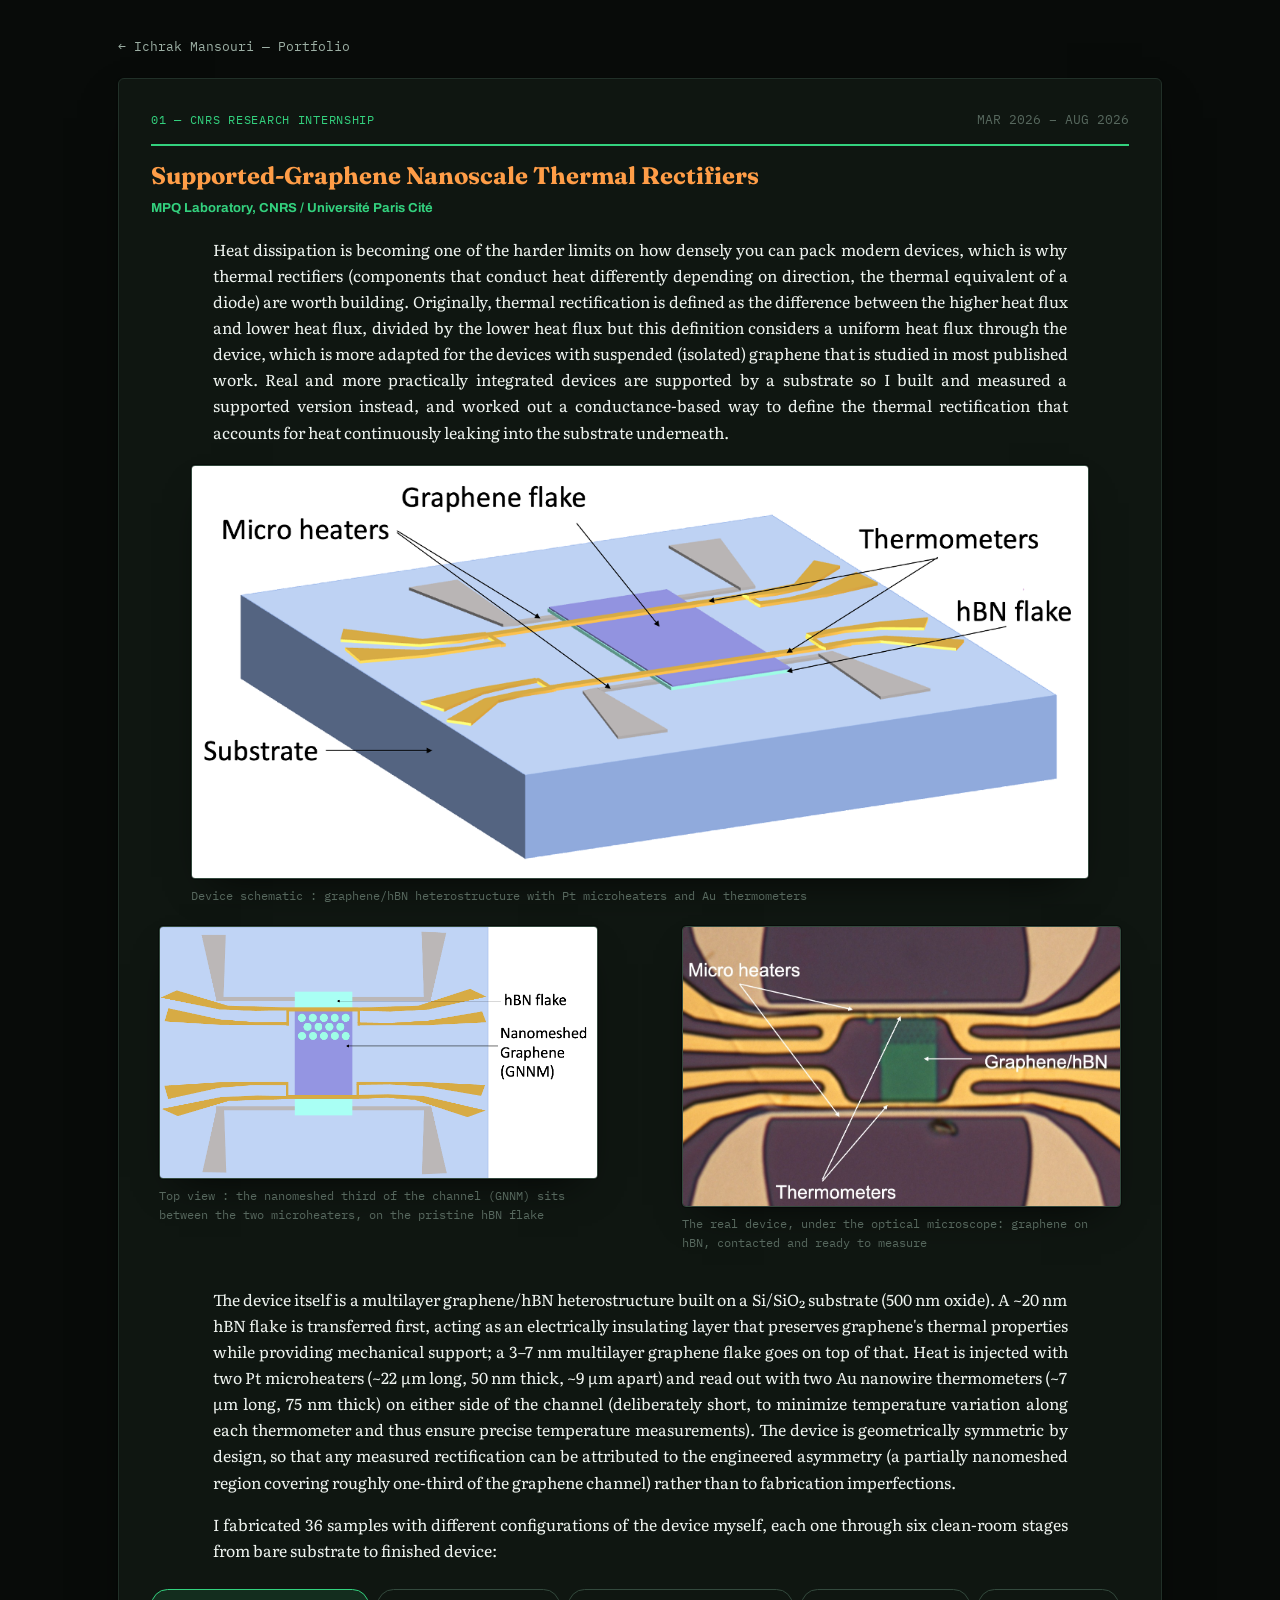
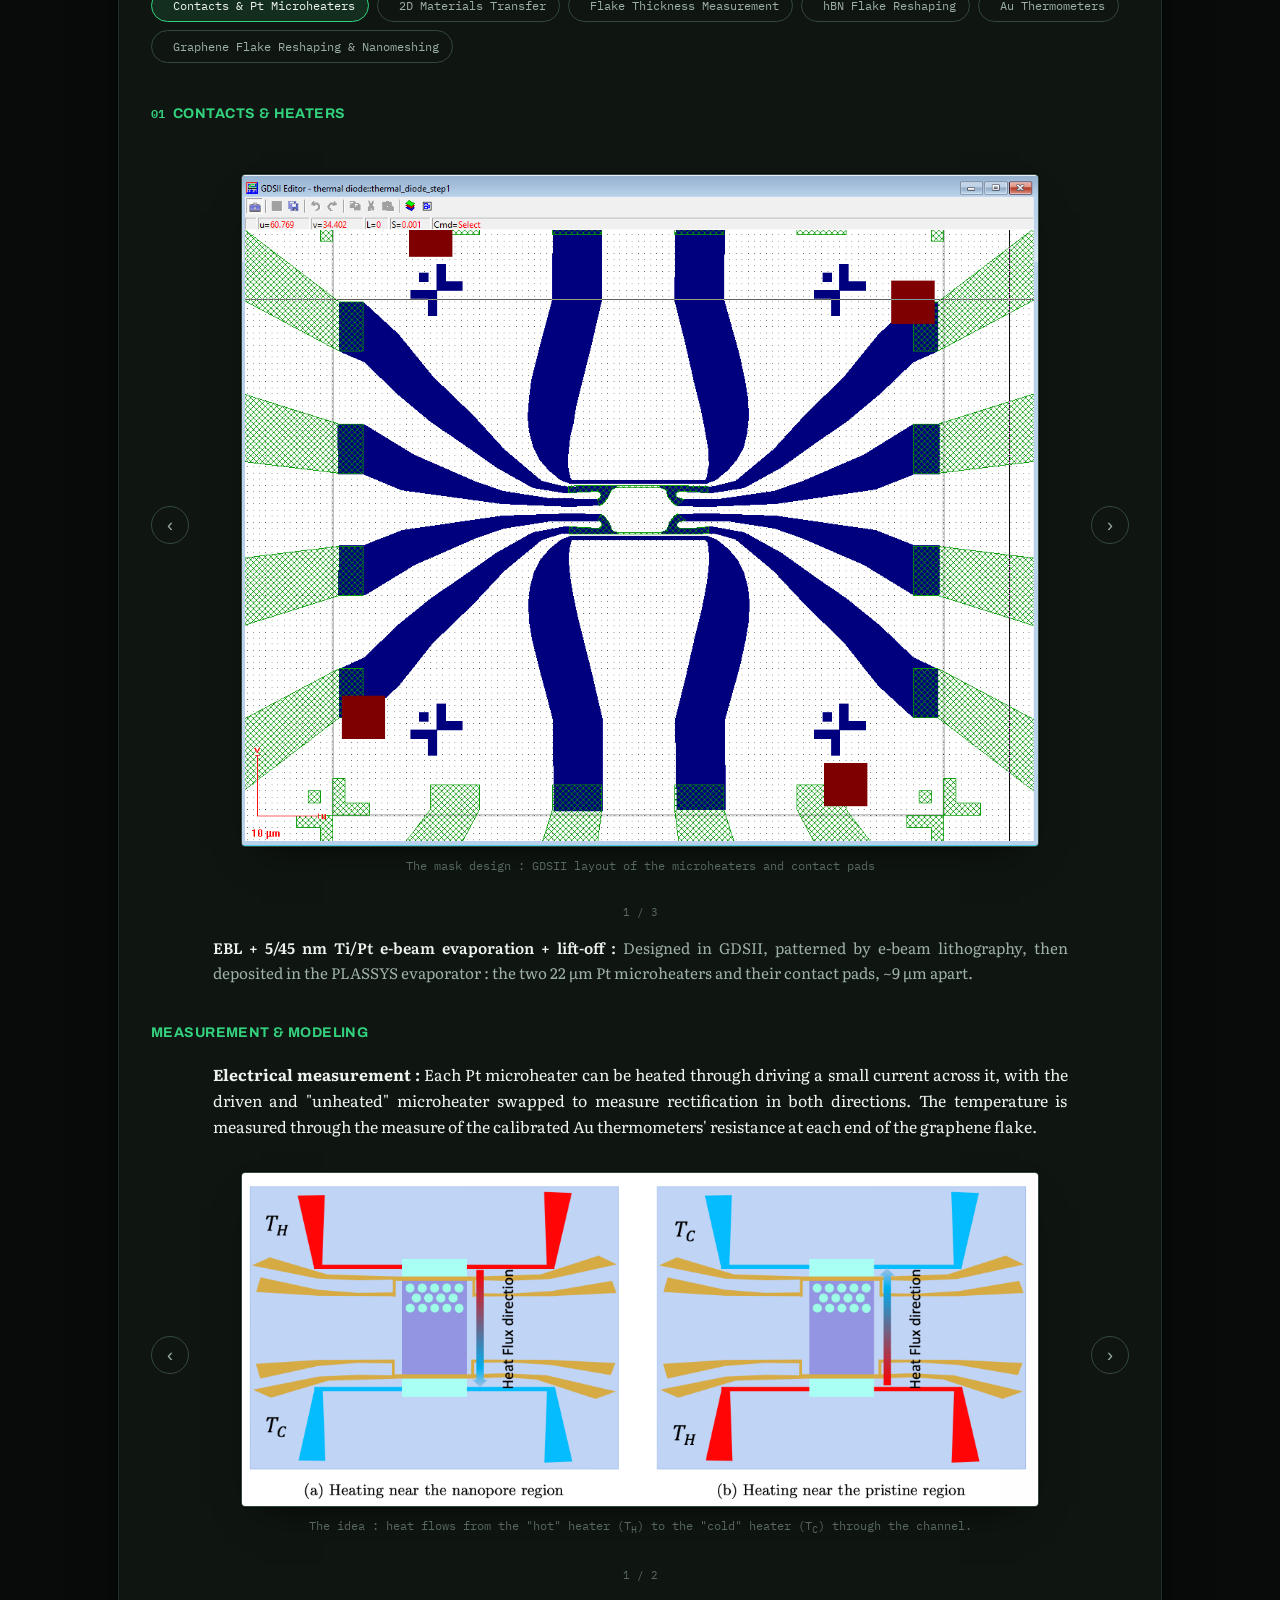
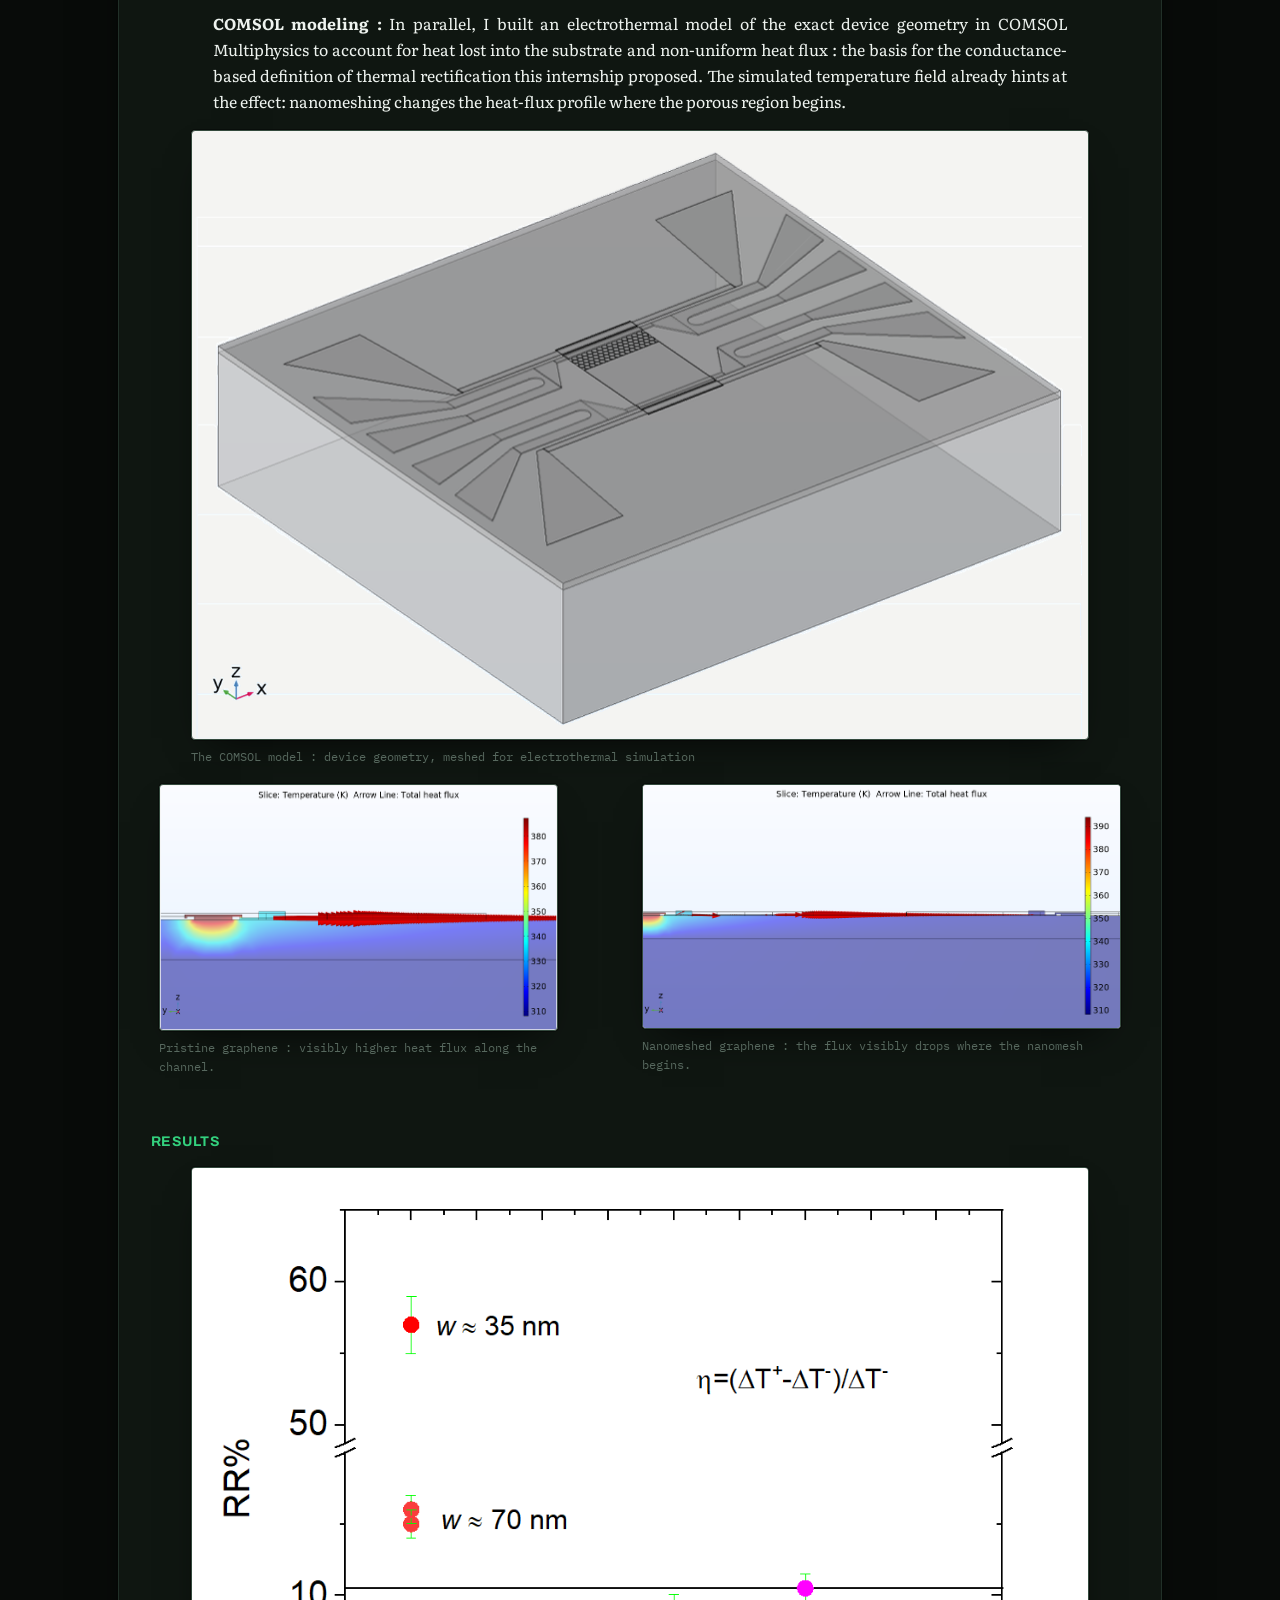
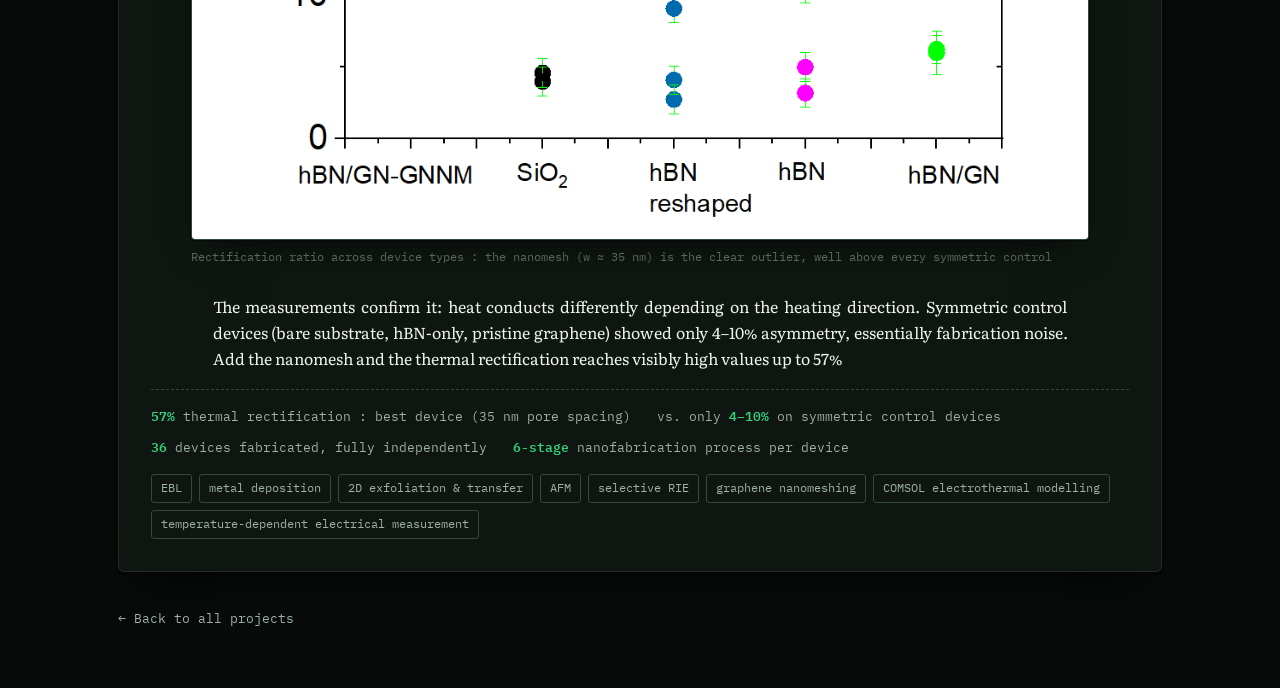
<file: mpq.html>
<!DOCTYPE html>
<html lang="en">
<head>
<meta charset="UTF-8">
<meta name="viewport" content="width=device-width, initial-scale=1.0">
<title>Graphene Thermal Rectifiers — Ichrak Mansouri</title>
<meta name="description" content="Project detail — supported-graphene nanoscale thermal rectifiers, MPQ Laboratory (CNRS).">
<link rel="stylesheet" href="../style.css">
</head>
<body>

<div class="wrap">

  <a class="back-link" href="../index.html">← Ichrak Mansouri — Portfolio</a>

  <div class="project detail">
    <div class="project-head">
      <span class="project-num">01 — CNRS RESEARCH INTERNSHIP</span>
      <span class="project-date mono">MAR 2026 – AUG 2026</span>
    </div>
    <h3>Supported-Graphene Nanoscale Thermal Rectifiers</h3>
    <div class="org">MPQ Laboratory, CNRS / Université Paris Cité</div>

    <p class="desc">Heat dissipation is becoming one of the harder limits on how densely you can pack modern devices, which is why thermal rectifiers (components that conduct heat differently depending on direction, the thermal equivalent of a diode) are worth building. Originally, thermal rectification is defined as the difference between the higher heat flux and lower heat flux, divided by the lower heat flux but this definition considers a uniform heat flux through the device, which is more adapted for the devices with suspended (isolated) graphene that is studied in most published work. Real and more practically integrated devices are supported by a substrate so I built and measured a supported version instead, and worked out a conductance-based way to define the thermal rectification that accounts for heat continuously leaking into the substrate underneath.</p>

    <figure class="figure">
      <img src="../assets/mpq-device-3Dschematic.png" alt="Schematic of the graphene/hBN device: substrate, hBN flake, graphene flake, Pt microheaters and Au thermometers." loading="lazy">
      <figcaption class="figure-cap">Device schematic : graphene/hBN heterostructure with Pt microheaters and Au thermometers</figcaption>
    </figure>

    <div class="figure-grid">
      <figure class="figure">
        <img src="../assets/mpq-device-2Dschematic.png" alt="Top-down diagram of the channel showing the hBN flake and the nanomeshed graphene region." loading="lazy">
        <figcaption class="figure-cap">Top view : the nanomeshed third of the channel (GNNM) sits between the two microheaters, on the pristine hBN flake</figcaption>
      </figure>
      <figure class="figure">
        <img src="../assets/Device-OM.jpg" alt="Optical micrograph of the finished graphene/hBN device between the two heaters." loading="lazy">
        <figcaption class="figure-cap">The real device, under the optical microscope: graphene on hBN, contacted and ready to measure</figcaption>
      </figure>
    </div>

    <p class="desc">The device itself is a multilayer graphene/hBN heterostructure built on a Si/SiO₂ substrate (500 nm oxide). A ~20 nm hBN flake is transferred first, acting as an electrically insulating layer that preserves graphene's thermal properties while providing mechanical support; a 3–7 nm multilayer graphene flake goes on top of that. Heat is injected with two Pt microheaters (~22 µm long, 50 nm thick, ~9 µm apart) and read out with two Au nanowire thermometers (~7 µm long, 75 nm thick) on either side of the channel (deliberately short, to minimize temperature variation along each thermometer and thus ensure precise temperature measurements). The device is geometrically symmetric by design, so that any measured rectification can be attributed to the engineered asymmetry (a partially nanomeshed region covering roughly one-third of the graphene channel) rather than to fabrication imperfections.</p>

    <p class="desc">I fabricated 36 samples with different configurations of the device myself, each one through six clean-room stages from bare substrate to finished device:</p>

    <div class="fab-stepper">
    <div class="fab-tabs" role="tablist">
      <button class="fab-tab active" data-step="1"><span class="fab-tab-num"></span>Contacts &amp; Pt Microheaters</button>
      <button class="fab-tab" data-step="2"><span class="fab-tab-num"></span>2D Materials Transfer</button>
      <button class="fab-tab" data-step="3"><span class="fab-tab-num"></span>Flake Thickness Measurement</button>
      <button class="fab-tab" data-step="4"><span class="fab-tab-num"></span>hBN Flake Reshaping</button>
      <button class="fab-tab" data-step="5"><span class="fab-tab-num"></span>Au Thermometers</button>
      <button class="fab-tab" data-step="6"><span class="fab-tab-num"></span>Graphene Flake Reshaping &amp; Nanomeshing</button>
    </div>

    <div class="fab-stage">
      <div class="fab-panel active" data-step="1">
        <div class="fab-panel-head">
          <span class="fab-panel-num">01</span>
          <h4 class="fab-panel-title">Contacts &amp; Heaters</h4>
        </div>
        <div class="fab-carousel">
          <div class="fab-carousel-stage">
            <button type="button" class="fab-carousel-arrow prev" aria-label="Previous picture">‹</button>
            <div class="fab-carousel-slides">
              <figure class="fab-carousel-slide active">
                <img src="../assets/mask_evap.png" alt="GDSII layout of the microheater and contact pad design." loading="lazy">
                <figcaption>The mask design : GDSII layout of the microheaters and contact pads</figcaption>
              </figure>
              <figure class="fab-carousel-slide">
                <img src="../assets/Pt zoomed.png" alt="Optical micrograph of the patterned Ti/Pt microheaters and contact pads." loading="lazy">
                <figcaption>After fabrication : the patterned Pt microheaters, under the optical microscope</figcaption>
              </figure>
              <figure class="fab-carousel-slide">
                <img src="../assets/evap_machine.jpeg" alt="PLASSYS e-beam evaporator used to deposit the microheaters." loading="lazy">
                <figcaption>The PLASSYS e-beam evaporator that deposited them</figcaption>
              </figure>
            </div>
            <button type="button" class="fab-carousel-arrow next" aria-label="Next picture">›</button>
          </div>
          <div class="fab-carousel-counter">1 / 3</div>
        </div>
        <p class="fab-caption"><b>EBL + 5/45 nm Ti/Pt e-beam evaporation + lift-off : </b> Designed in GDSII, patterned by e-beam lithography, then deposited in the PLASSYS evaporator : the two 22 µm Pt microheaters and their contact pads, ~9 µm apart.</p>
      </div>
      
      <div class="fab-panel" data-step="2">
        <div class="fab-panel-head">
          <span class="fab-panel-num">02</span>
          <h4 class="fab-panel-title">2D Materials Transfer</h4>
        </div>
        <div class="fab-carousel">
          <div class="fab-carousel-stage">
            <button type="button" class="fab-carousel-arrow prev" aria-label="Previous picture">‹</button>
            <div class="fab-carousel-slides">
              <figure class="fab-carousel-slide active">
                <img src="../assets/Mpq step2 exfoliation.jpeg" alt="Gloved hands using tweezers and a swab to handle a flake on a PDMS stamp." loading="lazy">
                <figcaption>Exfoliation of the 2D material from the bulk material</figcaption>
              </figure>
              <figure class="fab-carousel-slide">
                <img src="../assets/Mpq step2 materials.png" alt="Source hBN and graphene crystals next to a ruler, and optical micrographs of the exfoliated flakes at 100 micron scale." loading="lazy">
                <figcaption>The starting materials : bulk hBN and graphite, and the flakes they exfoliate into.</figcaption>
              </figure>
              <figure class="fab-carousel-slide">
                <img src="../assets/Mpq step2 pdms drop.png" alt="PDMS transfer stamp with a droplet-shaped flake, held under a microscope." loading="lazy">
                <figcaption>PDMS stamp (not yet covered with the PPC solution) used during the dry transfer</figcaption>
              </figure>
              <figure class="fab-carousel-slide">
                <img src="../assets/Mpq step2 tranfer station.jpeg" alt="The automated dry-transfer stage, with microscope, sample and mask stages." loading="lazy">
                <figcaption>The dry transfer stage</figcaption>
              </figure>
              <figure class="fab-carousel-slide">
                <img src="../assets/Mpq step2 transfer objectives.jpeg" alt="Close-up of the microscope objective turret positioned over the sample stage." loading="lazy">
                <figcaption>Close-up : the objective turret above the sample stage</figcaption>
              </figure>
              <figure class="fab-carousel-slide">
                <img src="../assets/Mpq step2 hbn transfer.png" alt="Sample under the microscope after the hBN flake has been transferred between the microheaters." loading="lazy">
                <figcaption>After hBN transfer : the flake dropped in a way to cover the two microheaters</figcaption>
              </figure>
              <figure class="fab-carousel-slide">
                <img src="../assets/Mpq step2 gn transfer.png" alt="Sample under the microscope after the graphene flake has been transferred onto the hBN." loading="lazy">
                <figcaption>After graphene transfer : the completed 2D stack in place</figcaption>
              </figure>
            </div>
            <button type="button" class="fab-carousel-arrow next" aria-label="Next picture">›</button>
          </div>
          <div class="fab-carousel-counter">1 / 6</div>
        </div>
        <p class="fab-caption"><b>Mechanical exfoliation + automated dry transfer : </b> hBN and graphene flakes are exfoliated onto PDMS/PPC stamps, then picked up (while heating the sample holder in the transfer stage to 55 °C)and dropped (precisely melted by heating the sample holder to 110 °C): hBN first, graphene on top precisely covering or at least between the two microheaters using the automated dry-transfer stage.</p>
      </div>
      <div class="fab-panel" data-step="3">
        <div class="fab-panel-head">
          <span class="fab-panel-num">03</span>
        <h4 class="fab-panel-title">Flake Thickness Measurement</h4>
        </div>
        <div class="fab-images">
          <img src="../assets/afm rapport.png" alt="Gwyddion AFM topography scan with a height profile and measured step height of about 25 nm." loading="lazy">
        </div>
        <p class="fab-caption"><b>AFM (tapping mode) + Gwyddion : </b> Confirms flake thickness before moving on : typically 20–30 nm for hBN and 3–7 nm for graphene.</p>
      </div>
      <div class="fab-panel" data-step="4">
        <div class="fab-panel-head">
          <span class="fab-panel-num">04</span>
          <h4 class="fab-panel-title">Reshape hBN</h4>
        </div>
        <div class="fab-carousel">
          <div class="fab-carousel-stage">
            <button type="button" class="fab-carousel-arrow prev" aria-label="Previous picture">‹</button>
            <div class="fab-carousel-slides">
              <figure class="fab-carousel-slide active">
                <img src="../assets/Mpq step4 gds reshape.png" alt="GDSII layout of the hBN reshaping etch mask over the device." loading="lazy">
                <figcaption>The mask design : GDSII mask for trimming the hBN into a rectangle.</figcaption>
              </figure>
              <figure class="fab-carousel-slide">
                <img src="../assets/reshaping zoomed.png" alt="Optical micrograph of the hBN flake trimmed into a symmetric rectangle between the two heaters." loading="lazy">
                <figcaption>After etching : the hBN trimmed into a symmetric rectangle.</figcaption>
              </figure>
            </div>
            <button type="button" class="fab-carousel-arrow next" aria-label="Next picture">›</button>
          </div>
          <div class="fab-carousel-counter">1 / 2</div>
        </div>
        <p class="fab-caption"><b>EBL + SF₆ reactive-ion etching : </b> Trims the hBN into a symmetric rectangle spanning both heaters, so the finished device stays geometrically balanced.</p>
      </div>
      <div class="fab-panel" data-step="5">
        <div class="fab-panel-head">
          <span class="fab-panel-num">05</span>
          <h4 class="fab-panel-title">Au Thermometers</h4>
        </div>
        <div class="fab-carousel">
          <div class="fab-carousel-stage">
            <button type="button" class="fab-carousel-arrow prev" aria-label="Previous picture">‹</button>
            <div class="fab-carousel-slides">
              <figure class="fab-carousel-slide active">
                <img src="../assets/Th_mask.png" alt="GDSII layout of the two Au nanowire thermometers on either side of the channel." loading="lazy">
                <figcaption>The mask design of the Au thermometers.</figcaption>
              </figure>
              <figure class="fab-carousel-slide">
                <img src="../assets/thermometers-2.png" alt="Finished device with graphene, hBN, microheaters and Au nanowire thermometers all visible under the microscope." loading="lazy">
                <figcaption>Device after thermometers deposition under the optical microscope</figcaption>
              </figure>
            </div>
            <button type="button" class="fab-carousel-arrow next" aria-label="Next picture">›</button>
          </div>
          <div class="fab-carousel-counter">1 / 2</div>
        </div>
        <p class="fab-caption"><b>EBL + 5/75 nm Ti/Au evaporation + lift-off : </b> Two Au nanowire thermometers are patterned directly on the graphene, one on each side of the channel.</p>
      </div>
      <div class="fab-panel" data-step="6">
        <div class="fab-panel-head">
          <span class="fab-panel-num">06</span>
          <h4 class="fab-panel-title">Graphene Flake Reshaping &amp; Nanomeshing</h4>
        </div>
        <div class="fab-carousel">
          <div class="fab-carousel-stage">
            <button type="button" class="fab-carousel-arrow prev" aria-label="Previous picture">‹</button>
            <div class="fab-carousel-slides">
              <figure class="fab-carousel-slide active">
                <img src="../assets/raith tool.jpeg" alt="RAITH Pioneer Two system, used here in SEM mode to image the nanomesh." loading="lazy">
                <figcaption>SEM</figcaption>
                </figure>
              <figure class="fab-carousel-slide">
                <img src="../assets/device-SEM.png" alt="SEM close-up of the nanopore array patterned into roughly one-third of the graphene channel." loading="lazy">
                <figcaption>SEM close-up : the nanopore array</figcaption>
              </figure>
              <figure class="fab-carousel-slide">
                <img src="../assets/Test3_h125_d16_01.jpeg" alt="SEM image from the EBL dose test series, with a measured 22 nanometer neck width labeled between adjacent pores." loading="lazy">
                <figcaption>Dose test : 22 nm neck width, the best of 24 EBL dose tests across four nanomesh designs</figcaption>
              </figure>
            </div>
            <button type="button" class="fab-carousel-arrow next" aria-label="Next picture">›</button>
          </div>
          <div class="fab-carousel-counter">1 / 3</div>
        </div>
        <p class="fab-caption"><b>High-resolution EBL (CSAR 62) + O₂ plasma : </b> Shapes the graphene channel and patterns a 20–30 nm nanopore array across one-third of it : the engineered asymmetry the whole experiment is built to test. Neck width was tuned via 24 EBL dose tests across four nanomesh designs, landing on 22 nm with the 125 nm design at a dose of 1.6.</p>
      </div>

    <!-- steps 2–6 go here, each as its own <div class="fab-panel" data-step="2"> ... </div> etc. -->

    </div>
  </div>
      
  <h4 class="fab-panel-title" style="margin:36px 0 14px;">Measurement &amp; Modeling</h4>

  <p class="desc"><b>Electrical measurement : </b> Each Pt microheater can be heated through driving a small current across it, with the driven and "unheated" microheater swapped to measure rectification in both directions. The temperature is measured through the measure of the calibrated Au thermometers' resistance at each end of the graphene flake.</p>

  <div class="fab-carousel" style="margin-top:14px;">
    <div class="fab-carousel-stage">
      <button type="button" class="fab-carousel-arrow prev" aria-label="Previous picture">‹</button>
      <div class="fab-carousel-slides">
        <figure class="fab-carousel-slide active">
          <img src="../assets/hfdirection.png" alt="Schematic showing heat flux direction from the driven heater through the channel to the sensing heater." loading="lazy">
          <figcaption>The idea : heat flows from the "hot" heater (T<sub>H</sub>) to the "cold" heater (T<sub>C</sub>) through the channel.</figcaption>
        </figure>
        <figure class="fab-carousel-slide">
          <img src="../assets/fourprobe.png" alt="Schematic with full four-probe wiring, separate current and voltage leads on each heater." loading="lazy">
          <figcaption>Four-probe wiring : separate current and voltage leads per thermometer, removing contact resistance from the reading and providing relevant and precise results</figcaption>
        </figure>
      </div>
      <button type="button" class="fab-carousel-arrow next" aria-label="Next picture">›</button>
    </div>
    <div class="fab-carousel-counter">1 / 2</div>
  </div>

  <p class="desc" style="margin-top:26px;"><b>COMSOL modeling : </b> In parallel, I built an electrothermal model of the exact device geometry in COMSOL Multiphysics to account for heat lost into the substrate and non-uniform heat flux : the basis for the conductance-based definition of thermal rectification this internship proposed. The simulated temperature field already hints at the effect: nanomeshing changes the heat-flux profile where the porous region begins.</p>

  <figure class="figure" style="margin-top:14px;">
    <img src="../assets/Comsol_portfolio.png" alt="COMSOL 3D geometry of the device, meshed for electrothermal simulation." loading="lazy">
    <figcaption class="figure-cap">The COMSOL model : device geometry, meshed for electrothermal simulation</figcaption>
  </figure>

  <div class="figure-grid" style="margin-top:14px; grid-template-columns:1.8fr 2.1fr;">
    <figure class="figure">
      <img src="../assets/HFGN.png" alt="COMSOL temperature slice for pristine graphene between microheater and sensor, showing heat spreading smoothly along the channel." loading="lazy">
      <figcaption class="figure-cap">Pristine graphene : visibly higher heat flux along the channel.</figcaption>
    </figure>
    <figure class="figure">
      <img src="../assets/HFGNNM.png" alt="COMSOL temperature slice for nanomeshed graphene between microheater and sensor, showing a kink in the heat flux where the nanomesh begins." loading="lazy">
      <figcaption class="figure-cap">Nanomeshed graphene : the flux visibly drops where the nanomesh begins.</figcaption>
    </figure>
  </div>
  <h4 class="fab-panel-title" style="margin:36px 0 14px;">Results</h4>
  
  <figure class="figure" style="margin-top:14px;">
    <img src="../assets/statistique.PNG" alt="Scatter plot of rectification ratio across device types: hBN/graphene nanomesh at 35 nm and 70 nm pore spacing, versus SiO2, reshaped hBN, hBN-only and hBN/graphene control devices." loading="lazy">
    <figcaption class="figure-cap">Rectification ratio across device types : the nanomesh (w ≈ 35 nm) is the clear outlier, well above every symmetric control</figcaption>
  </figure>
  <p class="desc" style="margin-top:26px;">The measurements confirm it: heat conducts differently depending on the heating direction. Symmetric control devices  (bare substrate, hBN-only, pristine graphene) showed only 4–10% asymmetry, essentially fabrication noise. Add the nanomesh and the thermal rectification reaches visibly high values up to 57%</p>

  <div class="stat-strip">
    <span class="stat"><b>57%</b> thermal rectification : best device (35 nm pore spacing)</span>
    <span class="stat">vs. only <b>4–10%</b> on symmetric control devices</span>
    <span class="stat"><b>36</b> devices fabricated, fully independently</span>
    <span class="stat"><b>6-stage</b> nanofabrication process per device</span>
  </div>
  <div class="chips">
    <span class="chip">EBL</span><span class="chip">metal deposition</span><span class="chip">2D exfoliation &amp; transfer</span><span class="chip">AFM</span><span class="chip">selective RIE</span><span class="chip">graphene nanomeshing</span><span class="chip">COMSOL electrothermal modelling</span><span class="chip">temperature-dependent electrical measurement</span>
  </div>

  </div>

  <a class="back-link" href="../index.html" style="margin-bottom:60px;">← Back to all projects</a>

</div>

 

<script>
(function(){
  document.querySelectorAll('.fab-stepper').forEach(function(stepper){
    var tabs = stepper.querySelectorAll('.fab-tab');
    var panels = stepper.querySelectorAll('.fab-panel');
    tabs.forEach(function(tab){
      tab.addEventListener('click', function(){
        var step = tab.getAttribute('data-step');
        tabs.forEach(function(t){ t.classList.toggle('active', t === tab); });
        panels.forEach(function(p){ p.classList.toggle('active', p.getAttribute('data-step') === step); });
      });
    });
  });

  document.querySelectorAll('.fab-carousel').forEach(function(carousel){
    var slides = carousel.querySelectorAll('.fab-carousel-slide');
    var counter = carousel.querySelector('.fab-carousel-counter');
    var prevBtn = carousel.querySelector('.fab-carousel-arrow.prev');
    var nextBtn = carousel.querySelector('.fab-carousel-arrow.next');
    var index = 0;
    function render(){
      slides.forEach(function(s, i){ s.classList.toggle('active', i === index); });
      if (counter) counter.textContent = (index + 1) + ' / ' + slides.length;
    }
    prevBtn.addEventListener('click', function(){
      index = (index - 1 + slides.length) % slides.length;
      render();
    });
    nextBtn.addEventListener('click', function(){
      index = (index + 1) % slides.length;
      render();
    });
  });
})();
</script>

</body>
</html>
</file>
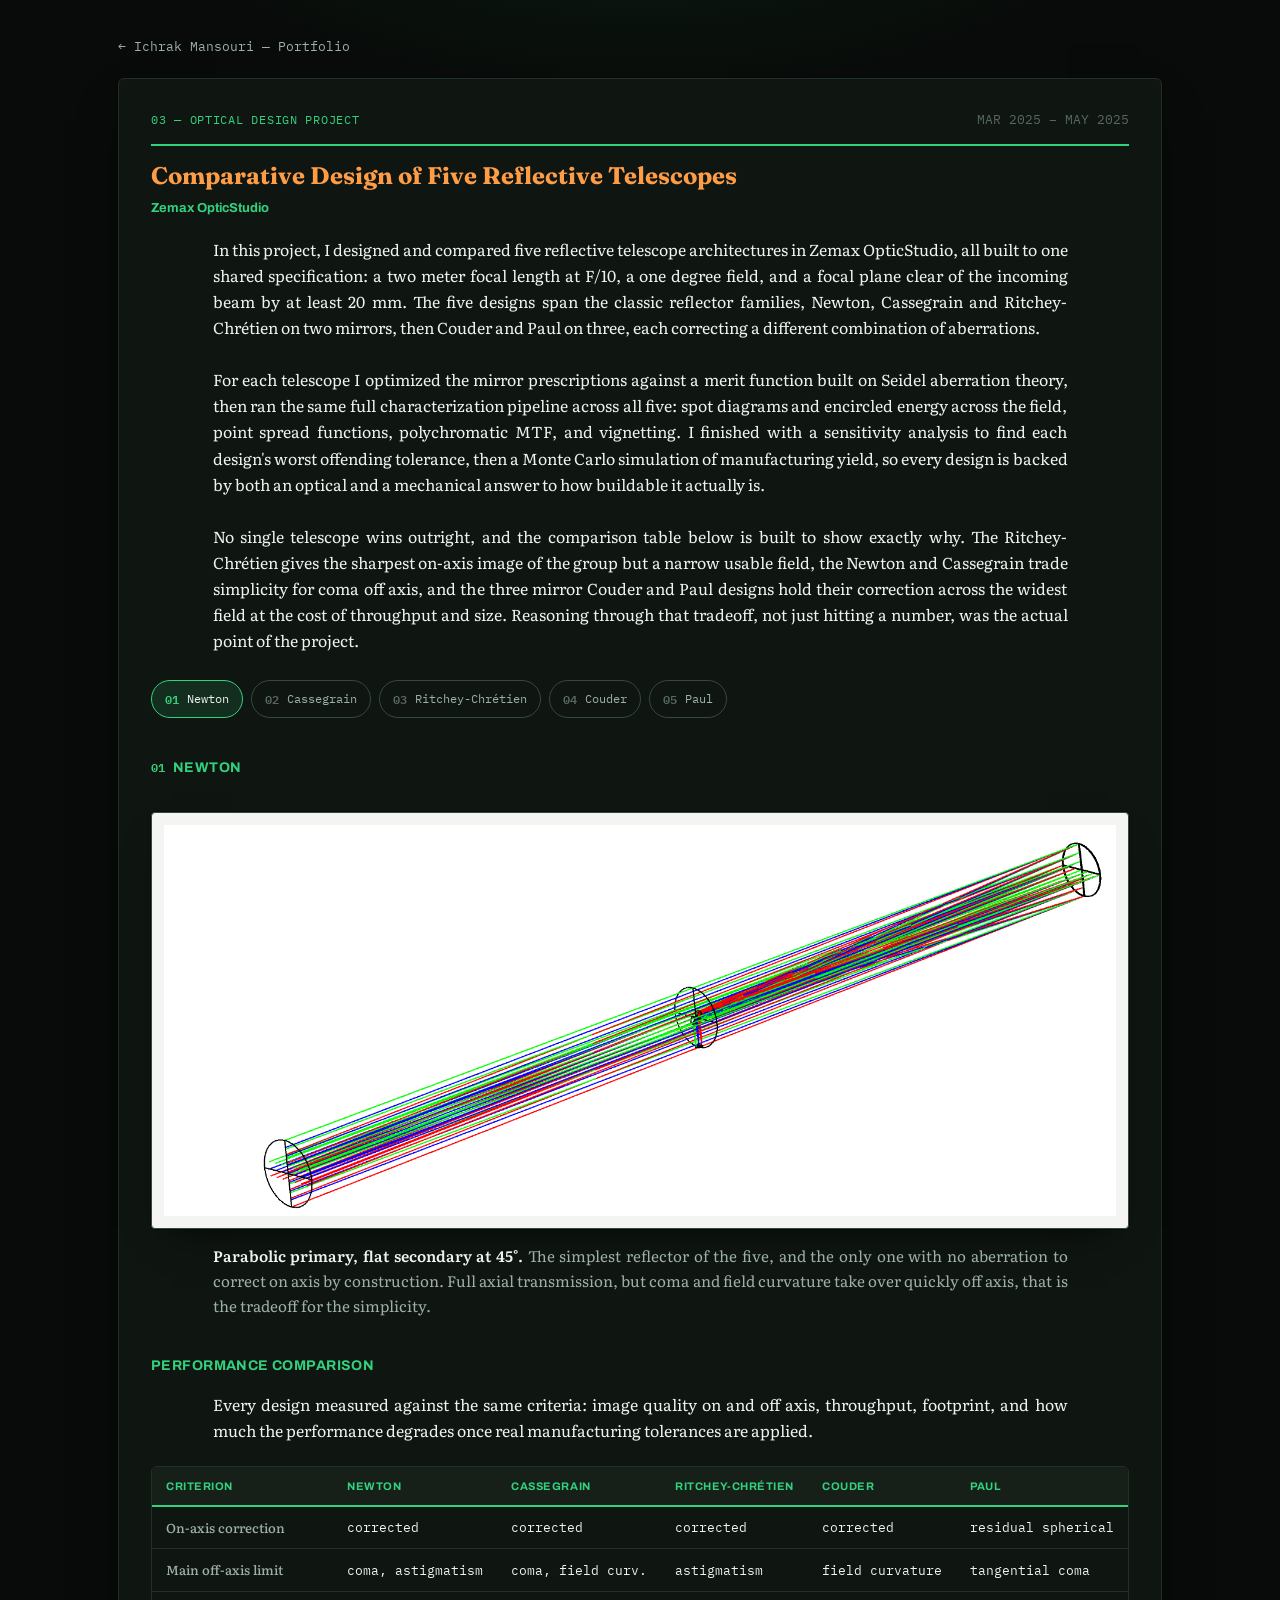
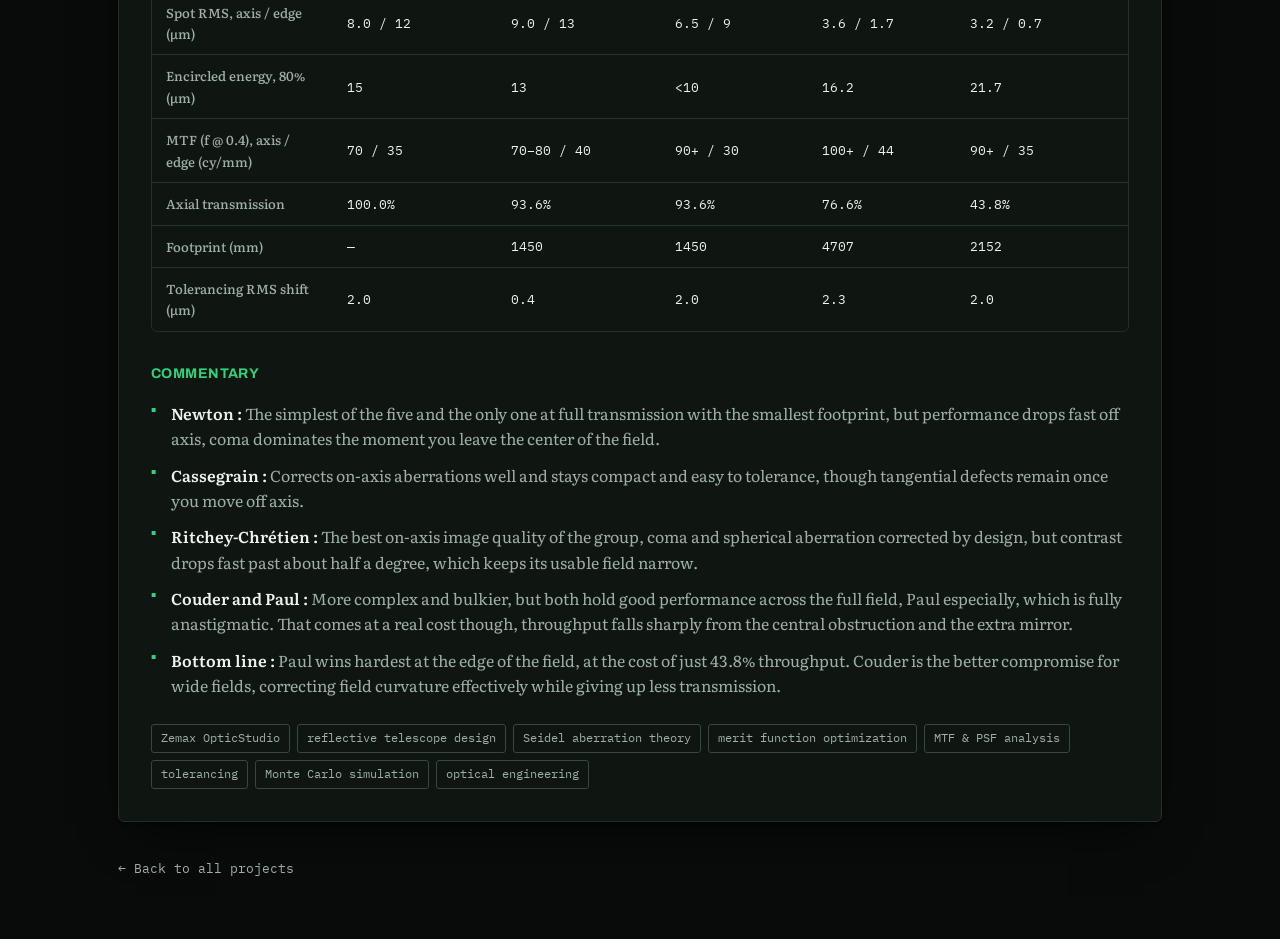
<file: zemax.html>
<!DOCTYPE html>
<html lang="en">
<head>
<meta charset="UTF-8">
<meta name="viewport" content="width=device-width, initial-scale=1.0">
<title>Reflective Telescope Design — Ichrak Mansouri</title>
<meta name="description" content="Project detail — comparative design of five reflective telescopes in Zemax OpticStudio, Institut d'Optique Graduate School.">
<link rel="stylesheet" href="../style.css">
</head>
<body>

<div class="wrap">

  <a class="back-link" href="../index.html">← Ichrak Mansouri — Portfolio</a>

  <div class="project detail">
    <div class="project-head">
      <span class="project-num">03 — OPTICAL DESIGN PROJECT</span>
      <span class="project-date mono">MAR 2025 – MAY 2025</span>
    </div>
    <h3>Comparative Design of Five Reflective Telescopes</h3>
    <div class="org">Zemax OpticStudio</div>

    <p class="desc">In this project, I designed and compared five reflective telescope architectures in Zemax OpticStudio, all built to one shared specification: a two meter focal length at F/10, a one degree field, and a focal plane clear of the incoming beam by at least 20 mm. The five designs span the classic reflector families, Newton, Cassegrain and Ritchey-Chrétien on two mirrors, then Couder and Paul on three, each correcting a different combination of aberrations.</p>

    <p class="desc" style="margin-top:26px;">For each telescope I optimized the mirror prescriptions against a merit function built on Seidel aberration theory, then ran the same full characterization pipeline across all five: spot diagrams and encircled energy across the field, point spread functions, polychromatic MTF, and vignetting. I finished with a sensitivity analysis to find each design's worst offending tolerance, then a Monte Carlo simulation of manufacturing yield, so every design is backed by both an optical and a mechanical answer to how buildable it actually is.</p>

    <p class="desc" style="margin-top:26px;">No single telescope wins outright, and the comparison table below is built to show exactly why. The Ritchey-Chrétien gives the sharpest on-axis image of the group but a narrow usable field, the Newton and Cassegrain trade simplicity for coma off axis, and the three mirror Couder and Paul designs hold their correction across the widest field at the cost of throughput and size. Reasoning through that tradeoff, not just hitting a number, was the actual point of the project.</p>

    <div class="fab-stepper">
      <div class="fab-tabs" role="tablist">
        <button class="fab-tab active" data-step="1"><span class="fab-tab-num">01</span>Newton</button>
        <button class="fab-tab" data-step="2"><span class="fab-tab-num">02</span>Cassegrain</button>
        <button class="fab-tab" data-step="3"><span class="fab-tab-num">03</span>Ritchey-Chrétien</button>
        <button class="fab-tab" data-step="4"><span class="fab-tab-num">04</span>Couder</button>
        <button class="fab-tab" data-step="5"><span class="fab-tab-num">05</span>Paul</button>
      </div>

      <div class="fab-stage">
        <div class="fab-panel active" data-step="1">
          <div class="fab-panel-head">
            <span class="fab-panel-num">01</span>
            <h4 class="fab-panel-title">Newton</h4>
          </div>
          <div class="fab-images">
            <img src="../assets/newton.PNG" alt="3D ray trace of the Newtonian telescope, showing the parabolic primary and flat secondary folding the beam out to a side focal plane." loading="lazy">
          </div>
          <p class="fab-caption"><b>Parabolic primary, flat secondary at 45°.</b> The simplest reflector of the five, and the only one with no aberration to correct on axis by construction. Full axial transmission, but coma and field curvature take over quickly off axis, that is the tradeoff for the simplicity.</p>
        </div>

        <div class="fab-panel" data-step="2">
          <div class="fab-panel-head">
            <span class="fab-panel-num">02</span>
            <h4 class="fab-panel-title">Cassegrain</h4>
          </div>
          <div class="fab-images">
            <img src="../assets/telescope cassegrain.PNG" alt="2D ray trace of the classic Cassegrain telescope, concave primary and convex secondary folding the beam back through a hole in the primary." loading="lazy">
          </div>
          <p class="fab-caption"><b>Concave hyperbolic primary, convex hyperbolic secondary, folded back through a hole in the primary.</b> Excellent on axis, coma under 1 µm after optimization, in a compact 1.45 m package, but residual coma still shows up toward the edge of the field.</p>
        </div>

        <div class="fab-panel" data-step="3">
          <div class="fab-panel-head">
            <span class="fab-panel-num">03</span>
            <h4 class="fab-panel-title">Ritchey-Chrétien</h4>
          </div>
          <div class="fab-images">
            <img src="../assets/ritchy chretien.PNG" alt="2D ray trace of the Ritchey-Chretien telescope, two hyperbolic mirrors converging to a tight on-axis focus." loading="lazy">
          </div>
          <p class="fab-caption"><b>Both mirrors hyperbolic, tuned to cancel spherical aberration and coma at once.</b> The sharpest on-axis image of the five, the spot stays entirely inside the Airy disk out to a 0.25° field. Contrast falls fast past about 1°, so the usable field stays narrow.</p>
        </div>

        <div class="fab-panel" data-step="4">
          <div class="fab-panel-head">
            <span class="fab-panel-num">04</span>
            <h4 class="fab-panel-title">Couder</h4>
          </div>
          <div class="fab-images">
            <img src="../assets/couder.PNG" alt="2D ray trace of the Couder telescope, two aspheric concave mirrors in a long folded configuration." loading="lazy">
          </div>
          <p class="fab-caption"><b>Two aspheric concave mirrors, correcting coma, spherical aberration and astigmatism at once.</b> This 1928 design still holds up for wide field work, encircled energy stays even across the field, at the cost of a long 4.7 m footprint and heavy vignetting off axis.</p>
        </div>

        <div class="fab-panel" data-step="5">
          <div class="fab-panel-head">
            <span class="fab-panel-num">05</span>
            <h4 class="fab-panel-title">Paul</h4>
          </div>
          <div class="fab-images">
            <img src="../assets/paul.PNG" alt="2D ray trace of the Paul telescope, a parabolic primary plus two spherical mirrors in a three mirror configuration." loading="lazy">
          </div>
          <p class="fab-caption"><b>Parabolic primary plus two spherical mirrors, the ancestor of modern off-axis three mirror telescopes.</b> Best off-axis performance of the group by far, RMS spot drops to 0.7 µm at the edge of the field, but three reflections and a central obstruction cut throughput to under half.</p>
        </div>
      </div>
    </div>

    <h4 class="fab-panel-title" style="margin:36px 0 14px;">Performance Comparison</h4>
    <p class="desc" style="margin-top:0;">Every design measured against the same criteria: image quality on and off axis, throughput, footprint, and how much the performance degrades once real manufacturing tolerances are applied.</p>

    <div class="compare-wrap">
      <table class="compare-table">
        <thead>
          <tr>
            <th scope="col">Criterion</th>
            <th scope="col">Newton</th>
            <th scope="col">Cassegrain</th>
            <th scope="col">Ritchey-Chrétien</th>
            <th scope="col">Couder</th>
            <th scope="col">Paul</th>
          </tr>
        </thead>
        <tbody>
          <tr>
            <th scope="row">On-axis correction</th>
            <td>corrected</td>
            <td>corrected</td>
            <td>corrected</td>
            <td>corrected</td>
            <td>residual spherical</td>
          </tr>
          <tr>
            <th scope="row">Main off-axis limit</th>
            <td>coma, astigmatism</td>
            <td>coma, field curv.</td>
            <td>astigmatism</td>
            <td>field curvature</td>
            <td>tangential coma</td>
          </tr>
          <tr>
            <th scope="row">Spot RMS, axis / edge (µm)</th>
            <td>8.0 / 12</td>
            <td>9.0 / 13</td>
            <td>6.5 / 9</td>
            <td>3.6 / 1.7</td>
            <td>3.2 / 0.7</td>
          </tr>
          <tr>
            <th scope="row">Encircled energy, 80% (µm)</th>
            <td>15</td>
            <td>13</td>
            <td>&lt;10</td>
            <td>16.2</td>
            <td>21.7</td>
          </tr>
          <tr>
            <th scope="row">MTF (f @ 0.4), axis / edge (cy/mm)</th>
            <td>70 / 35</td>
            <td>70&ndash;80 / 40</td>
            <td>90+ / 30</td>
            <td>100+ / 44</td>
            <td>90+ / 35</td>
          </tr>
          <tr>
            <th scope="row">Axial transmission</th>
            <td>100.0%</td>
            <td>93.6%</td>
            <td>93.6%</td>
            <td>76.6%</td>
            <td>43.8%</td>
          </tr>
          <tr>
            <th scope="row">Footprint (mm)</th>
            <td>&mdash;</td>
            <td>1450</td>
            <td>1450</td>
            <td>4707</td>
            <td>2152</td>
          </tr>
          <tr>
            <th scope="row">Tolerancing RMS shift (µm)</th>
            <td>2.0</td>
            <td>0.4</td>
            <td>2.0</td>
            <td>2.3</td>
            <td>2.0</td>
          </tr>
        </tbody>
      </table>
    </div>
    
    <h4 class="fab-panel-title" style="margin:30px 0 4px;">Commentary</h4>
    <ul class="commentary">
      <li><b>Newton : </b> The simplest of the five and the only one at full transmission with the smallest footprint, but performance drops fast off axis, coma dominates the moment you leave the center of the field.</li>
      <li><b>Cassegrain : </b> Corrects on-axis aberrations well and stays compact and easy to tolerance, though tangential defects remain once you move off axis.</li>
      <li><b>Ritchey-Chrétien : </b> The best on-axis image quality of the group, coma and spherical aberration corrected by design, but contrast drops fast past about half a degree, which keeps its usable field narrow.</li>
      <li><b>Couder and Paul : </b> More complex and bulkier, but both hold good performance across the full field, Paul especially, which is fully anastigmatic. That comes at a real cost though, throughput falls sharply from the central obstruction and the extra mirror.</li>
      <li><b>Bottom line : </b> Paul wins hardest at the edge of the field, at the cost of just 43.8% throughput. Couder is the better compromise for wide fields, correcting field curvature effectively while giving up less transmission.</li>
    </ul>

    <div class="chips" style="margin-top:26px;">
      <span class="chip">Zemax OpticStudio</span><span class="chip">reflective telescope design</span><span class="chip">Seidel aberration theory</span><span class="chip">merit function optimization</span><span class="chip">MTF &amp; PSF analysis</span><span class="chip">tolerancing</span><span class="chip">Monte Carlo simulation</span><span class="chip">optical engineering</span>
    </div>
  </div>

  <a class="back-link" href="../index.html" style="margin-bottom:60px;">← Back to all projects</a>

</div>

<script>
(function(){
  document.querySelectorAll('.fab-stepper').forEach(function(stepper){
    var tabs = stepper.querySelectorAll('.fab-tab');
    var panels = stepper.querySelectorAll('.fab-panel');
    tabs.forEach(function(tab){
      tab.addEventListener('click', function(){
        var step = tab.getAttribute('data-step');
        tabs.forEach(function(t){ t.classList.toggle('active', t === tab); });
        panels.forEach(function(p){ p.classList.toggle('active', p.getAttribute('data-step') === step); });
      });
    });
  });
})();
</script>

</body>
</html>
</file>
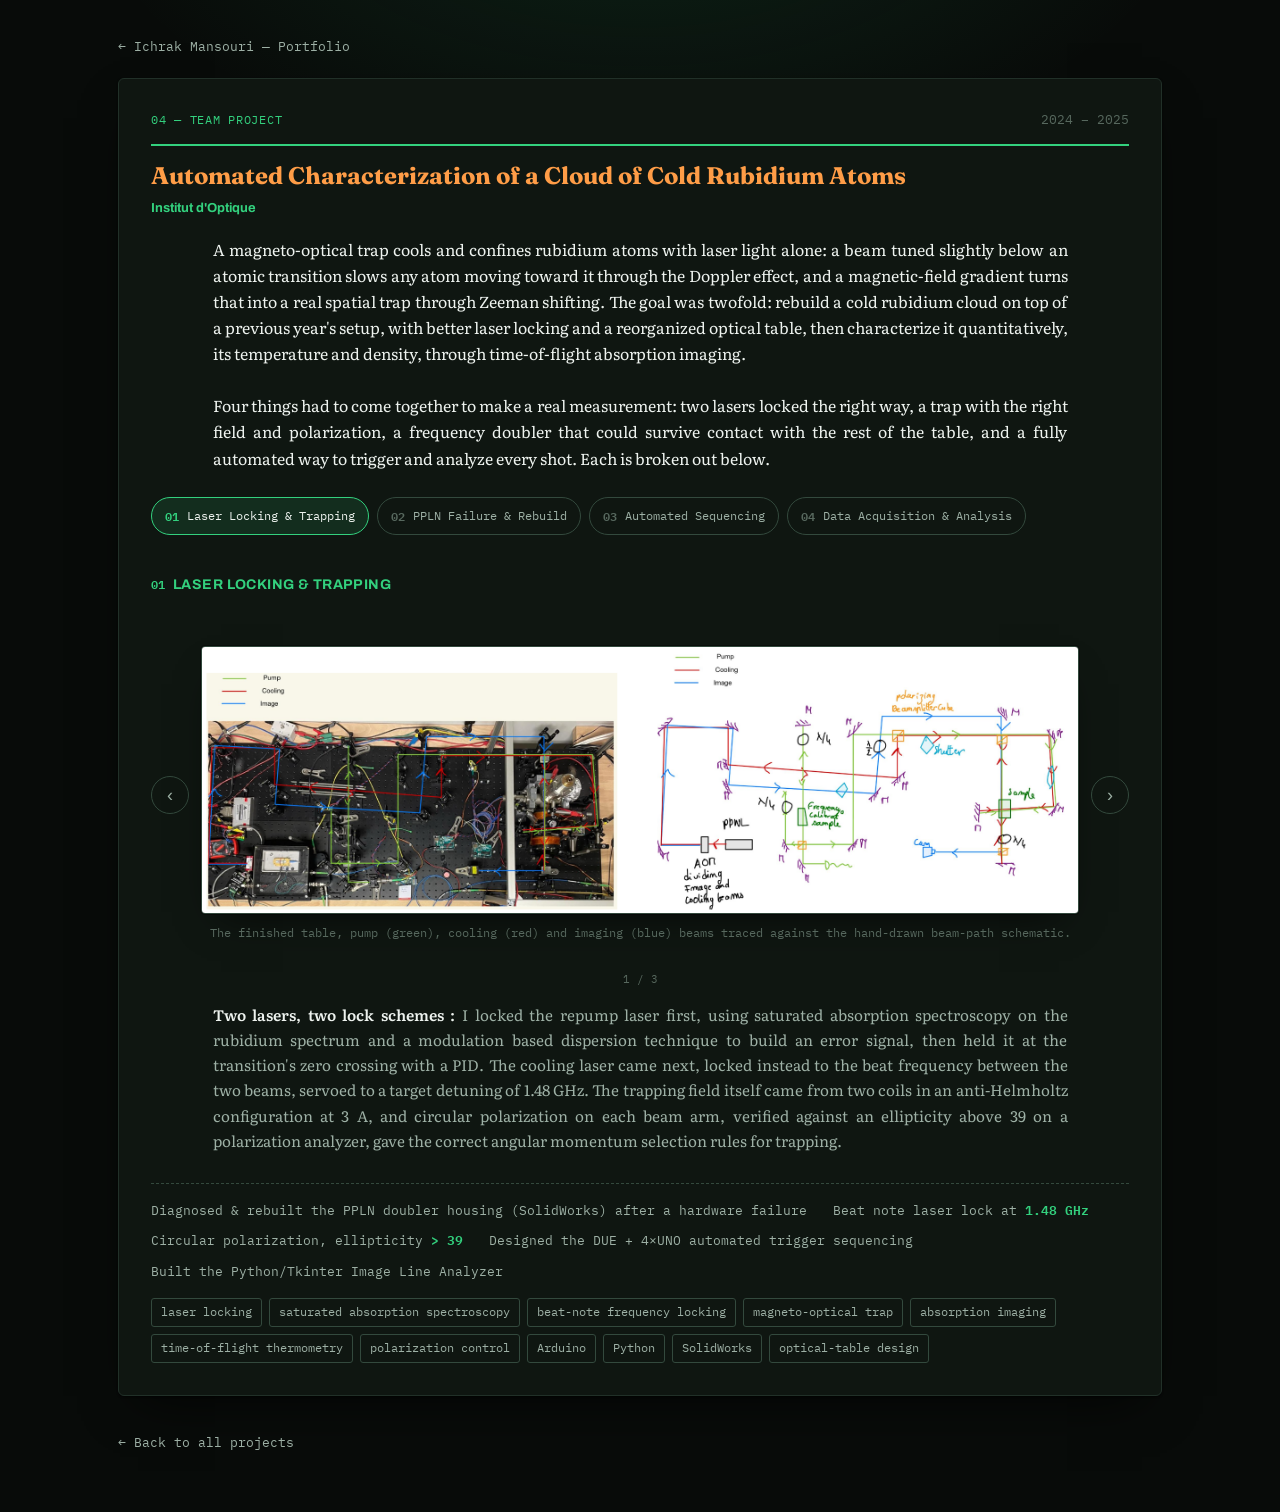
<file: projects/cold-atoms.html>
<!DOCTYPE html>
<html lang="en">
<head>
<meta charset="UTF-8">
<meta name="viewport" content="width=device-width, initial-scale=1.0">
<title>Cold Rubidium Atoms — Ichrak Mansouri</title>
<meta name="description" content="Project detail — automated time-of-flight characterization of a cloud of cold rubidium atoms, Institut d'Optique.">
<link rel="stylesheet" href="../style.css">
</head>
<body>

<div class="wrap">

  <a class="back-link" href="../index.html">← Ichrak Mansouri — Portfolio</a>

  <div class="project detail">
    <div class="project-head">
      <span class="project-num">04 — TEAM PROJECT</span>
      <span class="project-date mono">2024 – 2025</span>
    </div>
    <h3>Automated Characterization of a Cloud of Cold Rubidium Atoms</h3>
    <div class="org">Institut d'Optique</div>

    <p class="desc">A magneto-optical trap cools and confines rubidium atoms with laser light alone: a beam tuned slightly below an atomic transition slows any atom moving toward it through the Doppler effect, and a magnetic-field gradient turns that into a real spatial trap through Zeeman shifting. The goal was twofold: rebuild a cold rubidium cloud on top of a previous year's setup, with better laser locking and a reorganized optical table, then characterize it quantitatively, its temperature and density, through time-of-flight absorption imaging.</p>

    <p class="desc" style="margin-top:26px;">Four things had to come together to make a real measurement: two lasers locked the right way, a trap with the right field and polarization, a frequency doubler that could survive contact with the rest of the table, and a fully automated way to trigger and analyze every shot. Each is broken out below.</p>

    <div class="fab-stepper">
      <div class="fab-tabs" role="tablist">
        <button class="fab-tab active" data-step="1"><span class="fab-tab-num">01</span>Laser Locking &amp; Trapping</button>
        <button class="fab-tab" data-step="2"><span class="fab-tab-num">02</span>PPLN Failure &amp; Rebuild</button>
        <button class="fab-tab" data-step="3"><span class="fab-tab-num">03</span>Automated Sequencing</button>
        <button class="fab-tab" data-step="4"><span class="fab-tab-num">04</span>Data Acquisition &amp; Analysis</button>
      </div>

      <div class="fab-stage">
        <div class="fab-panel active" data-step="1">
          <div class="fab-panel-head">
            <span class="fab-panel-num">01</span>
            <h4 class="fab-panel-title">Laser Locking &amp; Trapping</h4>
          </div>
          <div class="fab-carousel">
            <div class="fab-carousel-stage">
              <button type="button" class="fab-carousel-arrow prev" aria-label="Previous picture">‹</button>
              <div class="fab-carousel-slides">
                <figure class="fab-carousel-slide active" style="max-width:900px; margin-left:auto; margin-right:auto;">
                  <img src="../assets/cold atom table schematic.png" alt="Photo of the optical table with pump, cooling and imaging beam paths traced in color, next to a hand-drawn schematic of the same beam paths." loading="lazy">
                  <figcaption>The finished table, pump (green), cooling (red) and imaging (blue) beams traced against the hand-drawn beam-path schematic.</figcaption>
                </figure>
                <figure class="fab-carousel-slide">
                  <img src="../assets/cold atoms optical schematic.png" alt="Principle schematic of the optical setup, showing the PPLN doubler, AOM, shutters, waveplates, polarizing beamsplitter cubes and the science chamber." loading="lazy">
                  <figcaption>Principle schematic: PPLN doubler and AOM on the cooling path, repump folded in through its own shutter, both combining at the science chamber.</figcaption>
                </figure>
                <figure class="fab-carousel-slide" style="max-width:500px; margin-left:auto; margin-right:auto;">
                  <img src="../assets/cold atoms spectroscopy scope.png" alt="Oscilloscope trace of the saturated absorption spectroscopy signal used to lock the repump laser." loading="lazy">
                  <figcaption>Saturated absorption spectroscopy on the oscilloscope, the Doppler-broadened dip the repump lock derives its error signal from.</figcaption>
                </figure>
              </div>
              <button type="button" class="fab-carousel-arrow next" aria-label="Next picture">›</button>
            </div>
            <div class="fab-carousel-counter">1 / 3</div>
          </div>
          <p class="fab-caption"><b>Two lasers, two lock schemes : </b> I locked the repump laser first, using saturated absorption spectroscopy on the rubidium spectrum and a modulation based dispersion technique to build an error signal, then held it at the transition's zero crossing with a PID. The cooling laser came next, locked instead to the beat frequency between the two beams, servoed to a target detuning of 1.48 GHz. The trapping field itself came from two coils in an anti-Helmholtz configuration at 3 A, and circular polarization on each beam arm, verified against an ellipticity above 39 on a polarization analyzer, gave the correct angular momentum selection rules for trapping.</p>
        </div>

        <div class="fab-panel" data-step="2">
          <div class="fab-panel-head">
            <span class="fab-panel-num">02</span>
            <h4 class="fab-panel-title">PPLN Failure &amp; Rebuild</h4>
          </div>
          <div class="fab-carousel">
            <div class="fab-carousel-stage">
              <button type="button" class="fab-carousel-arrow prev" aria-label="Previous picture">‹</button>
              <div class="fab-carousel-slides">
                <figure class="fab-carousel-slide active" style="max-width:400px; margin-left:auto; margin-right:auto;">
                  <img src="../assets/cold atoms ppln table.png" alt="Photo of the optical table during the rebuild, showing the PPLN driver and controller box." loading="lazy">
                  <figcaption>The table mid-rebuild, PPLN driver and controller at left, after the doubler failure forced a full reorganization.</figcaption>
                </figure>
                <figure class="fab-carousel-slide" style="max-width:500px; margin-left:auto; margin-right:auto;">
                  <img src="../assets/cold atoms ppln cad.png" alt="SolidWorks technical drawing of the custom protective housing designed for the PPLN doubler." loading="lazy">
                  <figcaption>My SolidWorks drawing for the PPLN's new protective housing, isolating it from routine adjustments elsewhere on the table.</figcaption>
                </figure>
                <figure class="fab-carousel-slide" style="max-width:800px; margin-left:auto; margin-right:auto;">
                  <img src="../assets/cold atoms beam waist fit.png" alt="Two erf-function fits to the cumulative transverse intensity profile of the doubled beam, measured by knife-edge at 56 cm and 80 cm." loading="lazy">
                  <figcaption>Re-characterizing the doubled beam after the rebuild, erf fits to the knife-edge profile at 56 cm and 80 cm to recover the new waist.</figcaption>
                </figure>
              </div>
              <button type="button" class="fab-carousel-arrow next" aria-label="Next picture">›</button>
            </div>
            <div class="fab-carousel-counter">1 / 3</div>
          </div>
          <p class="fab-caption"><b>Diagnosis, redesign, re-characterization : </b> Partway through the project, the PPLN crystal that doubles our cooling laser's frequency failed and stopped the experiment. I diagnosed the failure, then designed a dedicated, temperature-controlled protective housing for the doubler in SolidWorks, isolated from the rest of the table so a routine adjustment elsewhere could never damage it again. Once it was back in place, I re-characterized its output beam from scratch, fitting the transverse intensity profile with an erf function at two distances to confirm the mode was still a clean Gaussian and recover its new waist, before folding it back into a reorganized table with room for the imaging line that was wanted to be added from the start.</p>
        </div>

        <div class="fab-panel" data-step="3">
          <div class="fab-panel-head">
            <span class="fab-panel-num">03</span>
            <h4 class="fab-panel-title">Automated Sequencing</h4>
          </div>
          <div class="fab-carousel">
            <div class="fab-carousel-stage">
              <button type="button" class="fab-carousel-arrow prev" aria-label="Previous picture">‹</button>
              <div class="fab-carousel-slides">
                <figure class="fab-carousel-slide active" style="max-width:400px; margin-left:auto; margin-right:auto;">
                  <img src="../assets/cold atoms arduino block.png" alt="Block diagram of the Arduino DUE fanning out trigger lines to four Arduino UNOs, each driving one component: two shutters, the AOM driver and the camera." loading="lazy">
                  <figcaption>The trigger architecture I designed: one DUE fanning out to four UNOs, each dedicated to one component.</figcaption>
                </figure>
                <figure class="fab-carousel-slide" style="max-width:500px; margin-left:auto; margin-right:auto;">
                  <img src="../assets/cold atoms arduino breadboard.png" alt="Hand-annotated breadboard diagram of the DUE-to-UNO trigger line, with a pull-up resistor and shared ground reference." loading="lazy">
                  <figcaption>Breadboard-level detail of the DUE-to-UNO trigger line, debounced through a 10 kΩ pull-up on a shared ground.</figcaption>
                </figure>
                <figure class="fab-carousel-slide" style="max-width:500px; margin-left:auto; margin-right:auto;">
                  <img src="../assets/cold atoms i2c alt.png" alt="Wiring diagram of an I2C bus topology, with SDA and SCL lines and pull-up resistors, connecting the Arduino DUE to three Arduino UNOs." loading="lazy">
                  <figcaption>An I2C bus was considered as an alternative, SDA/SCL open-drain lines with pull-ups, before we settled on simpler dedicated trigger lines.</figcaption>
                </figure>
              </div>
              <button type="button" class="fab-carousel-arrow next" aria-label="Next picture">›</button>
            </div>
            <div class="fab-carousel-counter">1 / 3</div>
          </div>
          <p class="fab-caption"><b>One brain, four dedicated slaves : </b> Each time-of-flight data point needs a freshly recreated cloud, released and imaged at a precise, independently chosen delay. I built a trigger architecture around one Arduino DUE acting as the brain, fanning out to four Arduino UNOs, one each for two shutters, the AOM driver and the camera, sequencing the whole cool, release, wait, image cycle to microsecond precision no one could reproduce by hand. I considered an I2C bus for the same job, but kept the simpler dedicated trigger lines once they proved more reliable on the bench.</p>
        </div>

        <div class="fab-panel" data-step="4">
          <div class="fab-panel-head">
            <span class="fab-panel-num">04</span>
            <h4 class="fab-panel-title">Data Acquisition &amp; Analysis</h4>
          </div>
          <div class="fab-carousel">
            <div class="fab-carousel-stage">
              <button type="button" class="fab-carousel-arrow prev" aria-label="Previous picture">‹</button>
              <div class="fab-carousel-slides">
                <figure class="fab-carousel-slide active">
                  <img src="../assets/cold atoms analyzer gui.png" alt="Screenshot of the Image Line Analyzer, a custom Python and Tkinter tool, showing an absorption image with stored intensity profiles." loading="lazy">
                  <figcaption>Image Line Analyzer, the Python/Tkinter tool I built to extract and store line profiles from absorption images.</figcaption>
                </figure>
                <figure class="fab-carousel-slide">
                  <img src="../assets/cold atoms profile fit.png" alt="Vertical and horizontal intensity profiles extracted from a synthetic test image, used to validate the analyzer's line extraction." loading="lazy">
                  <figcaption>Vertical and horizontal profiles through a synthetic test image, used to validate the analyzer before trusting it on real data.</figcaption>
                </figure>
                <figure class="fab-carousel-slide">
                  <img src="../assets/cold atoms tof synthetic.png" alt="Four synthetically generated Gaussian transmission images simulating a cold-atom cloud expanding over 0, 5, 10 and 15 milliseconds." loading="lazy">
                  <figcaption>Synthetically generated Gaussian clouds simulating expansion over time, the validation set behind the temperature-fitting pipeline.</figcaption>
                </figure>
              </div>
              <button type="button" class="fab-carousel-arrow next" aria-label="Next picture">›</button>
            </div>
            <div class="fab-carousel-counter">1 / 3</div>
          </div>
          <p class="fab-caption"><b>From pixels to temperature : </b> I wrote a Python and Tkinter tool, the Image Line Analyzer, that pulls vertical and horizontal intensity profiles out of an absorption image. Fitting how the cloud's width grows with delay time against σ(t)² = (kT/m)t² + σ₀² gives the temperature directly, a pipeline I validated first on synthetically generated Gaussian test images before trusting it on real time-of-flight data.</p>
        </div>
      </div>
    </div>

    <div class="stat-strip" style="margin-top:30px;">
      <span class="stat">Diagnosed &amp; rebuilt the PPLN doubler housing (SolidWorks) after a hardware failure</span>
      <span class="stat">Beat note laser lock at <b>1.48 GHz</b></span>
      <span class="stat">Circular polarization, ellipticity <b>&gt; 39</b></span>
      <span class="stat">Designed the DUE + 4×UNO automated trigger sequencing</span>
      <span class="stat">Built the Python/Tkinter Image Line Analyzer</span>
    </div>
    <div class="chips">
      <span class="chip">laser locking</span><span class="chip">saturated absorption spectroscopy</span><span class="chip">beat-note frequency locking</span><span class="chip">magneto-optical trap</span><span class="chip">absorption imaging</span><span class="chip">time-of-flight thermometry</span><span class="chip">polarization control</span><span class="chip">Arduino</span><span class="chip">Python</span><span class="chip">SolidWorks</span><span class="chip">optical-table design</span>
    </div>
  </div>

  <a class="back-link" href="../index.html" style="margin-bottom:60px;">← Back to all projects</a>

</div>

<script>
(function(){
  document.querySelectorAll('.fab-stepper').forEach(function(stepper){
    var tabs = stepper.querySelectorAll('.fab-tab');
    var panels = stepper.querySelectorAll('.fab-panel');
    tabs.forEach(function(tab){
      tab.addEventListener('click', function(){
        var step = tab.getAttribute('data-step');
        tabs.forEach(function(t){ t.classList.toggle('active', t === tab); });
        panels.forEach(function(p){ p.classList.toggle('active', p.getAttribute('data-step') === step); });
      });
    });
  });

  document.querySelectorAll('.fab-carousel').forEach(function(carousel){
    var slides = carousel.querySelectorAll('.fab-carousel-slide');
    var counter = carousel.querySelector('.fab-carousel-counter');
    var prevBtn = carousel.querySelector('.fab-carousel-arrow.prev');
    var nextBtn = carousel.querySelector('.fab-carousel-arrow.next');
    var index = 0;
    function render(){
      slides.forEach(function(s, i){ s.classList.toggle('active', i === index); });
      if (counter) counter.textContent = (index + 1) + ' / ' + slides.length;
    }
    prevBtn.addEventListener('click', function(){
      index = (index - 1 + slides.length) % slides.length;
      render();
    });
    nextBtn.addEventListener('click', function(){
      index = (index + 1) % slides.length;
      render();
    });
  });
})();
</script>

</body>
</html>
</file>
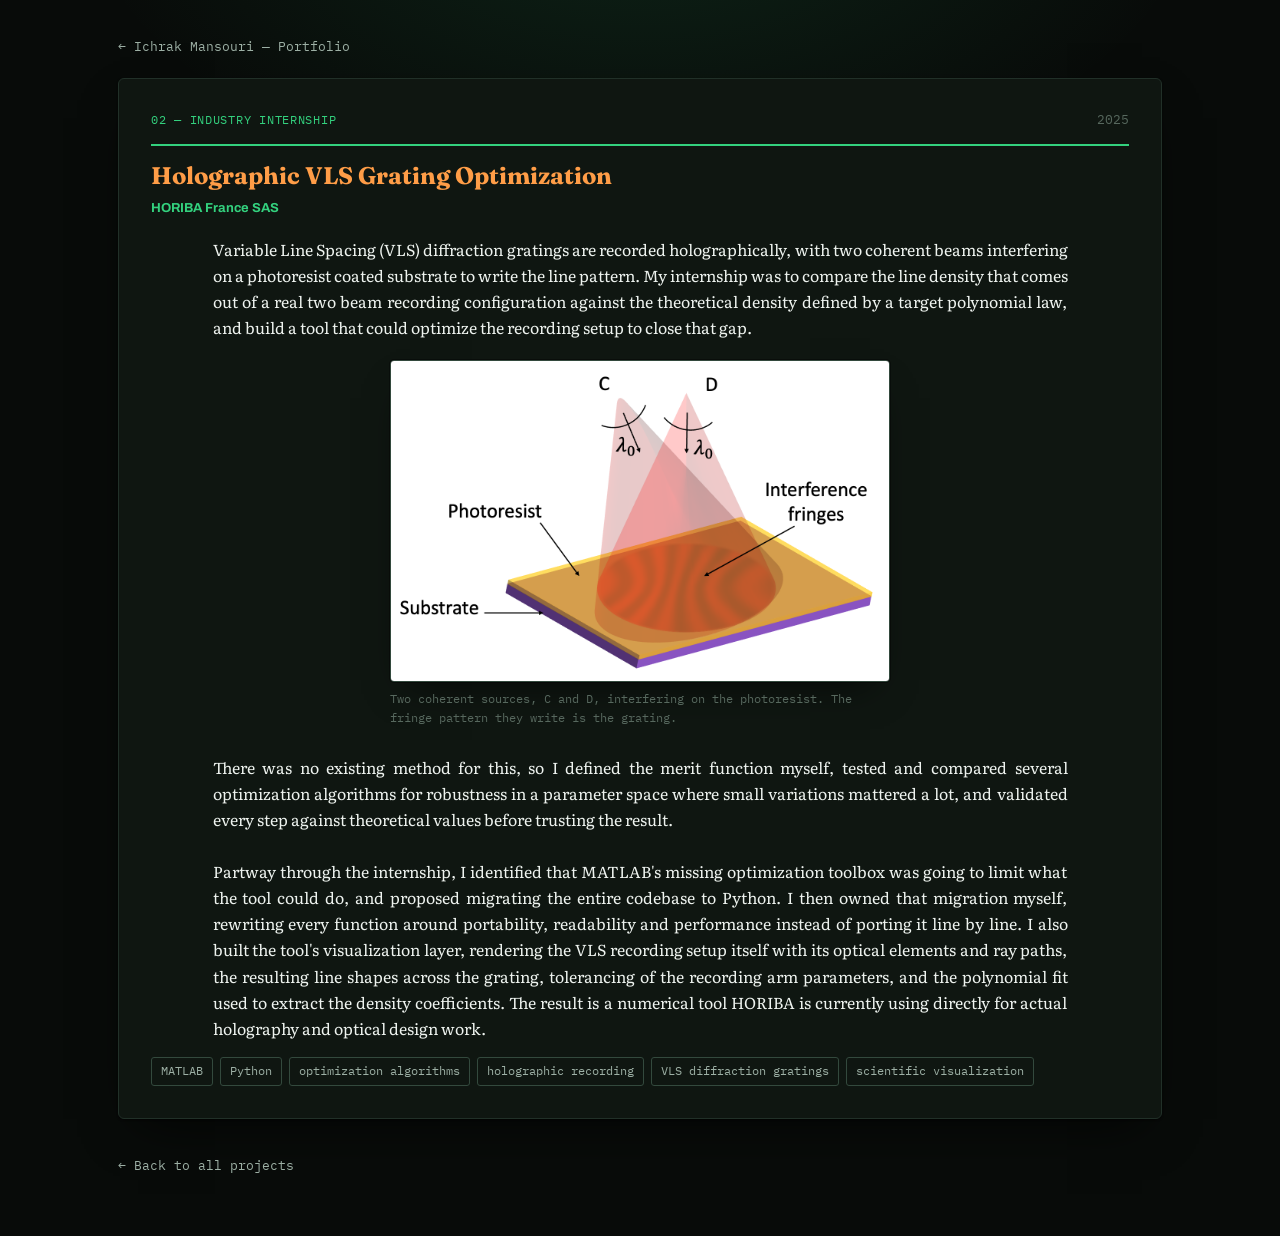
<file: projects/horiba.html>
<!DOCTYPE html>
<html lang="en">
<head>
<meta charset="UTF-8">
<meta name="viewport" content="width=device-width, initial-scale=1.0">
<title>VLS Grating Optimization — Ichrak Mansouri</title>
<meta name="description" content="Project detail — holographic VLS diffraction grating optimization algorithm, HORIBA France SAS.">
<link rel="stylesheet" href="../style.css">
</head>
<body>

<div class="wrap">

  <a class="back-link" href="../index.html">← Ichrak Mansouri — Portfolio</a>

  <div class="project detail">
    <div class="project-head">
      <span class="project-num">02 — INDUSTRY INTERNSHIP</span>
      <span class="project-date mono">2025</span>
    </div>
    <h3>Holographic VLS Grating Optimization</h3>
    <div class="org">HORIBA France SAS</div>

    <p class="desc">Variable Line Spacing (VLS) diffraction gratings are recorded holographically, with two coherent beams interfering on a photoresist coated substrate to write the line pattern. My internship was to compare the line density that comes out of a real two beam recording configuration against the theoretical density defined by a target polynomial law, and build a tool that could optimize the recording setup to close that gap.</p>

    <figure class="figure" style="max-width:500px; margin-left:auto; margin-right:auto;">
      <img src="../assets/horiba.png" alt="Diagram of two coherent point sources C and D interfering on a photoresist coated substrate, producing the fringe pattern that records a VLS diffraction grating." loading="lazy">
      <figcaption class="figure-cap">Two coherent sources, C and D, interfering on the photoresist. The fringe pattern they write is the grating.</figcaption>
    </figure>

    <p class="desc" style="margin-top:26px;">There was no existing method for this, so I defined the merit function myself, tested and compared several optimization algorithms for robustness in a parameter space where small variations mattered a lot, and validated every step against theoretical values before trusting the result.</p>

    <p class="desc" style="margin-top:26px;">Partway through the internship, I identified that MATLAB's missing optimization toolbox was going to limit what the tool could do, and proposed migrating the entire codebase to Python. I then owned that migration myself, rewriting every function around portability, readability and performance instead of porting it line by line. I also built the tool's visualization layer, rendering the VLS recording setup itself with its optical elements and ray paths, the resulting line shapes across the grating, tolerancing of the recording arm parameters, and the polynomial fit used to extract the density coefficients. The result is a numerical tool HORIBA is currently using directly for actual holography and optical design work.</p>

    <div class="chips">
      <span class="chip">MATLAB</span><span class="chip">Python</span><span class="chip">optimization algorithms</span><span class="chip">holographic recording</span><span class="chip">VLS diffraction gratings</span><span class="chip">scientific visualization</span>
    </div>
  </div>

  <a class="back-link" href="../index.html" style="margin-bottom:60px;">← Back to all projects</a>

</div>

</body>
</html>
</file>
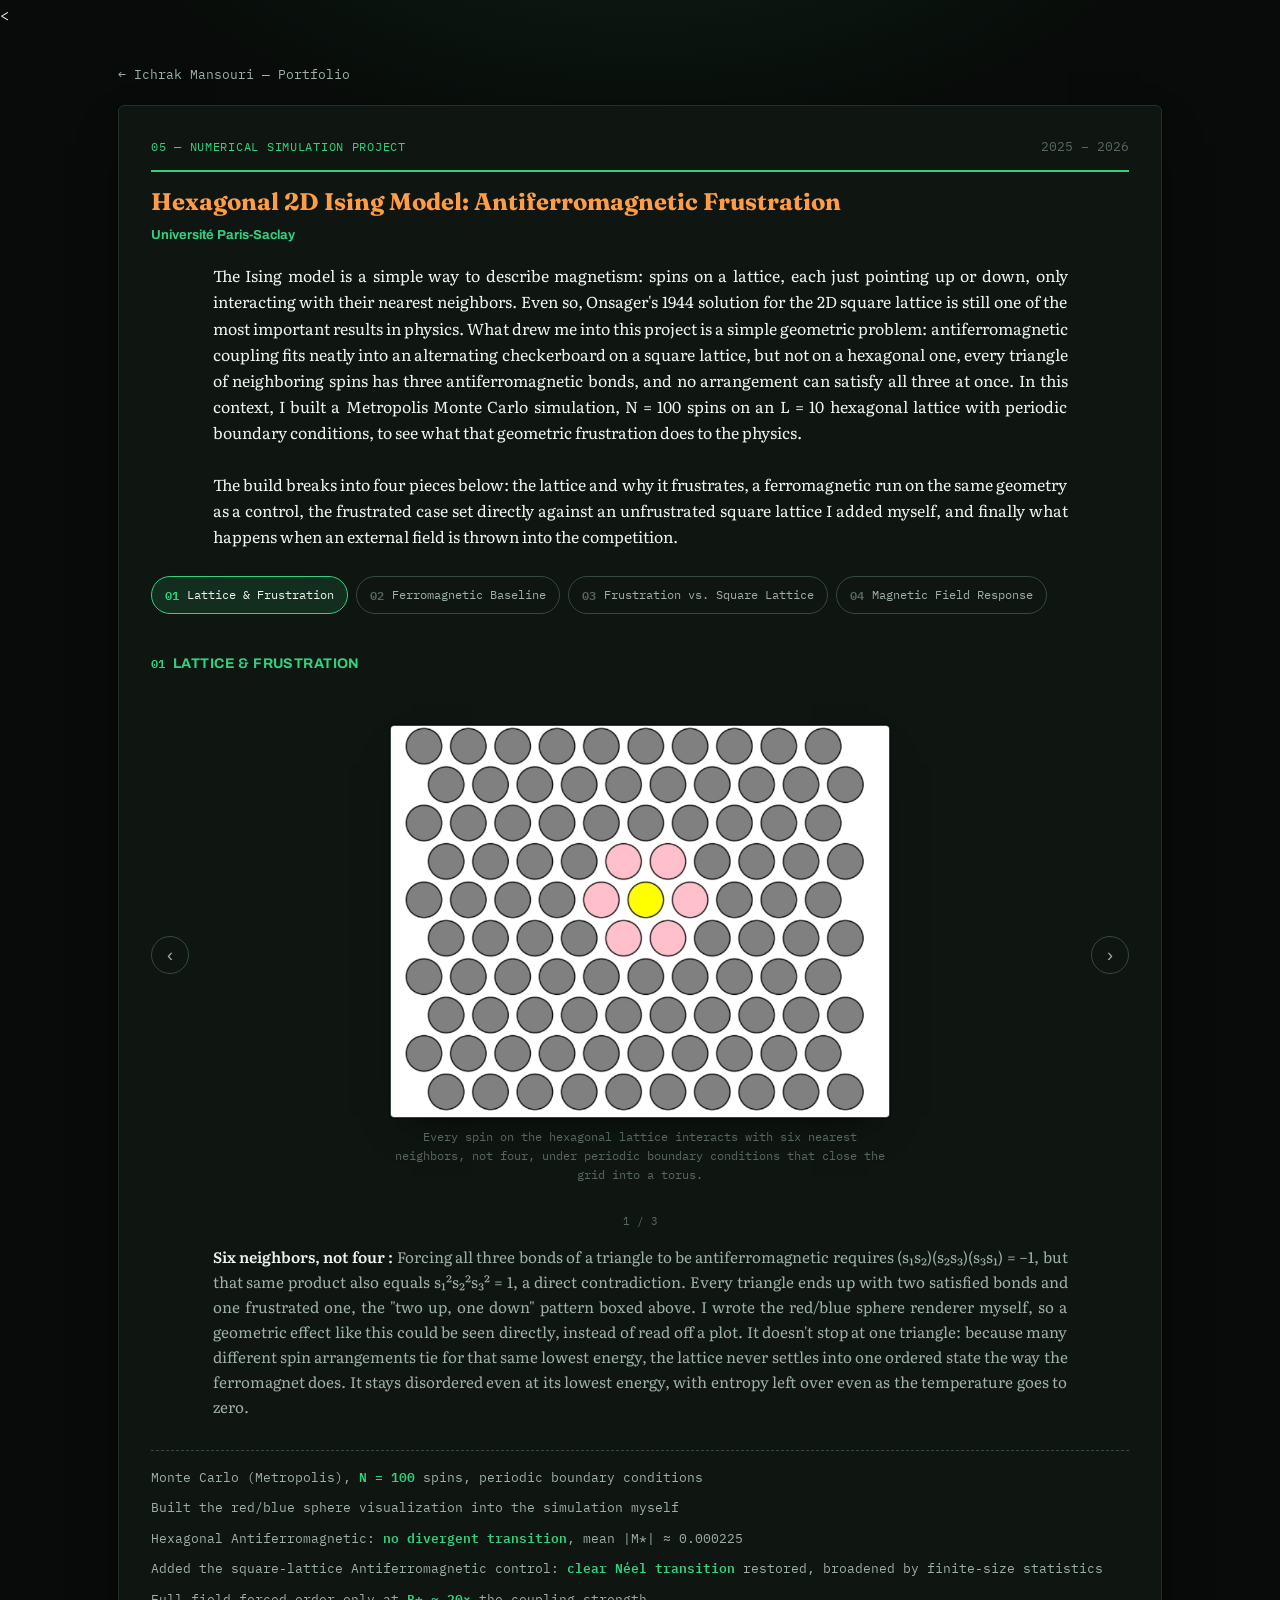
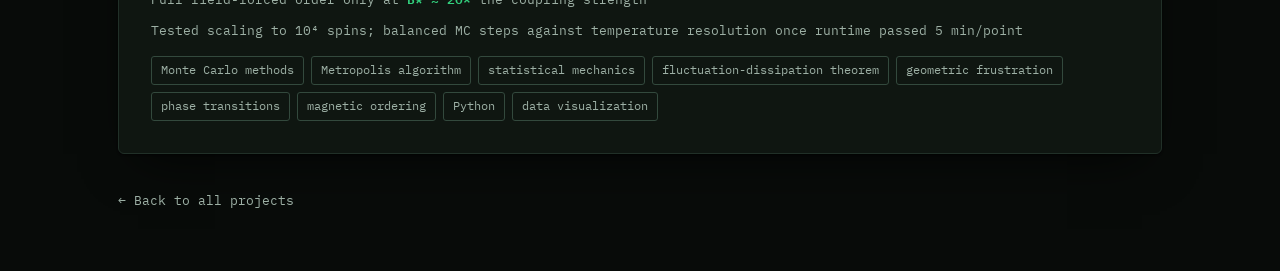
<file: projects/ising.html>
<<!DOCTYPE html>
<html lang="en">
<head>
<meta charset="UTF-8">
<meta name="viewport" content="width=device-width, initial-scale=1.0">
<title>Hexagonal Ising Model — Ichrak Mansouri</title>
<meta name="description" content="Project detail — Monte Carlo simulation of the 2D Ising model on a hexagonal lattice, antiferromagnetic frustration.">
<link rel="stylesheet" href="../style.css">
</head>
<body>

<div class="wrap">

  <a class="back-link" href="../index.html">← Ichrak Mansouri — Portfolio</a>

  <div class="project detail">
    <div class="project-head">
      <span class="project-num">05 — NUMERICAL SIMULATION PROJECT</span>
      <span class="project-date mono">2025 – 2026</span>
    </div>
    <h3>Hexagonal 2D Ising Model: Antiferromagnetic Frustration</h3>
    <div class="org">Université Paris-Saclay</div>

    <p class="desc">The Ising model is a simple way to describe magnetism: spins on a lattice, each just pointing up or down, only interacting with their nearest neighbors. Even so, Onsager's 1944 solution for the 2D square lattice is still one of the most important results in physics. What drew me into this project is a simple geometric problem: antiferromagnetic coupling fits neatly into an alternating checkerboard on a square lattice, but not on a hexagonal one, every triangle of neighboring spins has three antiferromagnetic bonds, and no arrangement can satisfy all three at once. In this context, I built a Metropolis Monte Carlo simulation, N = 100 spins on an L = 10 hexagonal lattice with periodic boundary conditions, to see what that geometric frustration does to the physics.</p>
    <p class="desc" style="margin-top:26px;">The build breaks into four pieces below: the lattice and why it frustrates, a ferromagnetic run on the same geometry as a control, the frustrated case set directly against an unfrustrated square lattice I added myself, and finally what happens when an external field is thrown into the competition.</p>

    <div class="fab-stepper">
      <div class="fab-tabs" role="tablist">
        <button class="fab-tab active" data-step="1"><span class="fab-tab-num">01</span>Lattice &amp; Frustration</button>
        <button class="fab-tab" data-step="2"><span class="fab-tab-num">02</span>Ferromagnetic Baseline</button>
        <button class="fab-tab" data-step="3"><span class="fab-tab-num">03</span>Frustration vs. Square Lattice</button>
        <button class="fab-tab" data-step="4"><span class="fab-tab-num">04</span>Magnetic Field Response</button>
      </div>

      <div class="fab-stage">
        <div class="fab-panel active" data-step="1">
          <div class="fab-panel-head">
            <span class="fab-panel-num">01</span>
            <h4 class="fab-panel-title">Lattice &amp; Frustration</h4>
          </div>
          <div class="fab-carousel">
            <div class="fab-carousel-stage">
              <button type="button" class="fab-carousel-arrow prev" aria-label="Previous picture">‹</button>
              <div class="fab-carousel-slides">
                <figure class="fab-carousel-slide active" style="max-width:500px; margin-left:auto; margin-right:auto;">
                  <img src="../assets/Ising lattice topology.jpeg" alt="Diagram of the hexagonal lattice topology, showing a central spin (yellow) surrounded by its six nearest neighbors (pink)." loading="lazy">
                  <figcaption>Every spin on the hexagonal lattice interacts with six nearest neighbors, not four, under periodic boundary conditions that close the grid into a torus.</figcaption>
                </figure>
                <figure class="fab-carousel-slide" style="max-width:500px; margin-left:auto; margin-right:auto;">
                  <img src="../assets/Ising ground state.png" alt="Red and blue sphere visualization of a hexagonal antiferromagnetic spin configuration, showing a frustrated low-energy state with no long-range order." loading="lazy">
                  <figcaption>A spin configuration rendered by the visualization I wrote into the code, every +1 (dimensionless magnetization) a red sphere, every −1 (dimensionless magnetization) a blue one, so the disorder is something you can see directly.</figcaption>
                </figure>
                <figure class="fab-carousel-slide" style="max-width:800px; margin-left:auto; margin-right:auto;">
                  <img src="../assets/Ising frustration.png" alt="Close-up of the spin visualization with two triangular plaquettes boxed in green and annotated, each showing two spins aligned one way and one spin forced the opposite way." loading="lazy">
                  <figcaption>Every triangle ends up with two satisfied antiferromagnetic bonds and one frustrated one, there is no arrangement that satisfies all three at once.</figcaption>
                </figure>
              </div>
              <button type="button" class="fab-carousel-arrow next" aria-label="Next picture">›</button>
            </div>
            <div class="fab-carousel-counter">1 / 3</div>
          </div>
          <p class="fab-caption"><b>Six neighbors, not four : </b> Forcing all three bonds of a triangle to be antiferromagnetic requires (s₁s₂)(s₂s₃)(s₃s₁) = −1, but that same product also equals s₁²s₂²s₃² = 1, a direct contradiction. Every triangle ends up with two satisfied bonds and one frustrated one, the "two up, one down" pattern boxed above. I wrote the red/blue sphere renderer myself, so a geometric effect like this could be seen directly, instead of read off a plot. It doesn't stop at one triangle: because many different spin arrangements tie for that same lowest energy, the lattice never settles into one ordered state the way the ferromagnet does. It stays disordered even at its lowest energy, with entropy left over even as the temperature goes to zero.</p>
        </div>

        <div class="fab-panel" data-step="2">
          <div class="fab-panel-head">
            <span class="fab-panel-num">02</span>
            <h4 class="fab-panel-title">Ferromagnetic Baseline</h4>
          </div>
          <div class="fab-carousel">
            <div class="fab-carousel-stage">
              <button type="button" class="fab-carousel-arrow prev" aria-label="Previous picture">‹</button>
              <div class="fab-carousel-slides">
                <figure class="fab-carousel-slide active" style="max-width:500px; margin-left:auto; margin-right:auto;">
                  <img src="../assets/Ising wannier reference.png" alt="Textbook reference curve from Wannier showing the ferromagnetic and antiferromagnetic energy curves and the Curie point for the triangular Ising net." loading="lazy">
                  <figcaption>The textbook reference we validated against: Wannier's 1950 ferromagnetic and antiferromagnetic energy curves for the triangular Ising net.</figcaption>
                </figure>
                <figure class="fab-carousel-slide" style="max-width:600px; margin-left:auto; margin-right:auto;">
                  <img src="../assets/Ising ferro magnetization.png" alt="Magnetization versus temperature for the ferromagnetic hexagonal lattice, showing a sharp drop from full order to near zero." loading="lazy">
                  <figcaption>Magnetization collapses sharply as the lattice crosses its Curie point, from a fully ordered ferromagnetic phase into a disordered paramagnetic one.</figcaption>
                </figure>
                <figure class="fab-carousel-slide" style="max-width:600px; margin-left:auto; margin-right:auto;">
                  <img src="../assets/Ising cv hexagonal ferro.png" alt="Energy and heat capacity versus temperature for the ferromagnetic hexagonal lattice, with a sharp heat capacity peak highlighted in a green box." loading="lazy">
                  <figcaption>A sharp, well-defined heat capacity peak marks the transition, exactly the second-order signature the textbook curve predicts.</figcaption>
                </figure>
              </div>
              <button type="button" class="fab-carousel-arrow next" aria-label="Next picture">›</button>
            </div>
            <div class="fab-carousel-counter">1 / 3</div>
          </div>
          <p class="fab-caption"><b>The same lattice, without frustration : </b> Before touching the antiferromagnetic case, I ran the ferromagnetic version on the identical hexagonal geometry as a control, validated against Wannier's 1950 analytic solution for the triangular Ising net. It behaves exactly as theory predicts: full order at low temperature, a sharp heat capacity peak marking a genuine second-order transition, and a clean collapse into disorder above it, which confirmed the simulation itself was correct before frustration entered the picture at all.</p>
        </div>

        <div class="fab-panel" data-step="3">
          <div class="fab-panel-head">
            <span class="fab-panel-num">03</span>
            <h4 class="fab-panel-title">Frustration vs. Square Lattice</h4>
          </div>
          <div class="fab-carousel">
            <div class="fab-carousel-stage">
              <button type="button" class="fab-carousel-arrow prev" aria-label="Previous picture">‹</button>
              <div class="fab-carousel-slides">
                <figure class="fab-carousel-slide active" style="max-width:600px; margin-left:auto; margin-right:auto;">
                  <img src="../assets/Ising afm magnetization.png" alt="Magnetization versus temperature for the antiferromagnetic hexagonal lattice, fluctuating near zero at every temperature with no transition." loading="lazy">
                  <figcaption>On the frustrated hexagonal lattice, magnetization stays near zero at every temperature, averaging 0.000225 over the run, it was never a usable order parameter here.</figcaption>
                </figure>
                <figure class="fab-carousel-slide" style="max-width:600px; margin-left:auto; margin-right:auto;">
                  <img src="../assets/Ising cv hexagonal afm.png" alt="Energy and heat capacity versus temperature for the antiferromagnetic hexagonal lattice, showing only a broad rounded maximum with no sharp peak, highlighted in a green box." loading="lazy">
                  <figcaption>The heat capacity only ever shows a broad, rounded maximum, no divergence, no real critical temperature, the frustration blocks the transition outright.</figcaption>
                </figure>
                <figure class="fab-carousel-slide" style="max-width:500px; margin-left:auto; margin-right:auto;">
                  <img src="../assets/Ising square config.png" alt="Perfect checkerboard configuration of red and blue spins on a square lattice, the unfrustrated antiferromagnetic ground state." loading="lazy">
                  <figcaption>The control I added: the same antiferromagnetic coupling on an unfrustrated square lattice settles into a perfect checkerboard ground state, every bond satisfied.</figcaption>
                </figure>
                <figure class="fab-carousel-slide" style="max-width:600px; margin-left:auto; margin-right:auto;">
                  <img src="../assets/Ising square energy.png" alt="Average energy versus temperature for the antiferromagnetic square lattice, a smooth curve rising from the fully ordered ground state to a disordered high-temperature value." loading="lazy">
                  <figcaption>Average energy for the square control: a smooth, well-behaved rise from the ordered ground state as temperature increases, no frustration left to blur the curve.</figcaption>
                </figure>
                <figure class="fab-carousel-slide" style="max-width:600px; margin-left:auto; margin-right:auto;">
                  <img src="../assets/Ising square magnetization.png" alt="Average magnetization versus temperature for the antiferromagnetic square lattice, oscillating near zero at every temperature as expected for a perfectly alternating checkerboard order." loading="lazy">
                  <figcaption>Average magnetization stays pinned near zero at every temperature, exactly as expected: the checkerboard order is antiferromagnetic by construction, so the net magnetization was never going to move, this is a sanity check, not a null result.</figcaption>
                </figure>
                <figure class="fab-carousel-slide" style="max-width:600px; margin-left:auto; margin-right:auto;">
                  <img src="../assets/Ising cv square.png" alt="Heat capacity versus temperature for the antiferromagnetic square lattice, showing a sharp peak at the Néel temperature." loading="lazy">
                  <figcaption>With frustration removed, the heat capacity peak sharpens right back up, a clean transition at the Néel temperature, same coupling, same algorithm, only the geometry changed.</figcaption>
                </figure>
              </div>
              <button type="button" class="fab-carousel-arrow next" aria-label="Next picture">›</button>
            </div>
            <div class="fab-carousel-counter">1 / 6</div>
          </div>
          <p class="fab-caption"><b>Isolating the frustration effect : </b> The ground-state energy on the frustrated hexagonal lattice settles at only about a third of the fully ordered ferromagnetic value, direct evidence that a third of the bonds can never be satisfied. I added the square-lattice antiferromagnetic run myself, same Hamiltonian, same Metropolis code, only the geometry changed, specifically to isolate this effect: remove the frustration and the system falls straight into a perfect checkerboard ground state, its energy and magnetization curves both smooth and well-behaved, with a sharp heat capacity peak restored right at the Néel temperature. That contrast is what actually proves the effect is geometric frustration, and not just "antiferromagnetic coupling" in general.</p>
        </div>

        <div class="fab-panel" data-step="4">
          <div class="fab-panel-head">
            <span class="fab-panel-num">04</span>
            <h4 class="fab-panel-title">Magnetic Field Response</h4>
          </div>
          <div class="fab-carousel">
            <div class="fab-carousel-stage">
              <button type="button" class="fab-carousel-arrow prev" aria-label="Previous picture">‹</button>
              <div class="fab-carousel-slides">
                <figure class="fab-carousel-slide active" style="max-width:500px; margin-left:auto; margin-right:auto;">
                  <img src="../assets/Ising field initial b0.jpeg" alt="Initial spin configuration at zero field and T*=2, fully disordered paramagnetic starting point with 53 spins up." loading="lazy">
                  <figcaption>The starting point: at B* = 0 (dimensionless magnetic field) and T* = 2 (dimensionless temperature), thermal agitation dominates, the lattice sits in a disordered paramagnetic phase with roughly equal numbers of up and down spins, no field to break the symmetry yet.</figcaption>
                </figure>
                <figure class="fab-carousel-slide" style="max-width:500px; margin-left:auto; margin-right:auto;">
                  <img src="../assets/Ising field response t2.jpeg" alt="Magnetization versus magnetic field at fixed temperature T*=2, rising roughly linearly and well short of saturation." loading="lazy">
                  <figcaption>Under a moderate field at T* = 2, magnetization rises close to linearly, well short of the ideal paramagnet's prediction, the antiferromagnetic coupling and frustration are still fighting back.</figcaption>
                </figure>
                <figure class="fab-carousel-slide" style="max-width:500px; margin-left:auto; margin-right:auto;">
                  <img src="../assets/Ising field config b6.jpeg" alt="Spin configuration at B*=6 and T*=2, mostly aligned red spins with a few persistent blue defects." loading="lazy">
                  <figcaption>At B* = 6, most spins have turned to align with the field, but blue "defects" persist, thermal agitation and frustration are still winning locally.</figcaption>
                </figure>
                <figure class="fab-carousel-slide" style="max-width:500px; margin-left:auto; margin-right:auto;">
                  <img src="../assets/Ising field saturation t2.jpeg" alt="Magnetization versus magnetic field up to B*=20 at T*=2, approaching full saturation." loading="lazy">
                  <figcaption>Pushed out to B* = 20 at the same temperature, the curve finally bends over into saturation as the Zeeman energy overwhelms the local interactions.</figcaption>
                </figure>
                <figure class="fab-carousel-slide" style="max-width:500px; margin-left:auto; margin-right:auto;">
                  <img src="../assets/Ising saturated ferro.jpeg" alt="Fully aligned red spin configuration under a strong magnetic field, a field-forced ferromagnetic state." loading="lazy">
                  <figcaption>At B* ≈ 20, the field wins outright, every spin aligned, a ferromagnetic order forced onto a lattice that would never order on its own.</figcaption>
                </figure>
                <figure class="fab-carousel-slide" style="max-width:500px; margin-left:auto; margin-right:auto;">
                  <img src="../assets/ising field saturation t01.jpeg" alt="Magnetization versus magnetic field up to B*=20 at low temperature T*=0.1, saturating much more quickly than at higher temperature." loading="lazy">
                  <figcaption>At T* = 0.1, with far less thermal noise to fight, the same field drives the lattice to saturation by roughly B* ≈ 10, about half the field needed at T* = 2.</figcaption>
                </figure>
              </div>
              <button type="button" class="fab-carousel-arrow next" aria-label="Next picture">›</button>
            </div>
            <div class="fab-carousel-counter">1 / 6</div>
          </div>
          <p class="fab-caption"><b>Three energy terms in competition :</b> Starting from a disordered paramagnetic state at T* = 2 and B* = 0, the physics here comes down to a competition between three distinct energetic terms: the Zeeman energy, which tends to align the spins with the field B*, the antiferromagnetic exchange interaction, which tends to anti-align neighboring spins since the exchange constant J is positive, and thermal agitation, which tends to disorder the system. A moderate field up to B* = 6 only pulls the magnetization to about 0.6, still short of the ideal paramagnet's theoretical law M* = tanh(B*/T*), which predicts 0.995 for these parameters, evidence of how strongly the system resists. Only at B* ≈ 20, twenty times the local interaction energy, does the magnetic energy finally overwhelm the frustration and force the lattice into complete, field-imposed order.</p>        </div>
      </div>
    </div>

  <div class="stat-strip" style="margin-top:30px;">
    <span class="stat">Monte Carlo (Metropolis), <b>N = 100</b> spins, periodic boundary conditions</span>
    <span class="stat">Built the red/blue sphere visualization into the simulation myself</span>
    <span class="stat">Hexagonal Antiferromagnetic: <b>no divergent transition</b>, mean |M*| ≈ 0.000225</span>
    <span class="stat">Added the square-lattice Antiferromagnetic control: <b>clear Néel transition</b> restored, broadened by finite-size statistics</span>
    <span class="stat">Full field-forced order only at <b>B* ≈ 20×</b> the coupling strength</span>
    <span class="stat">Tested scaling to 10⁴ spins; balanced MC steps against temperature resolution once runtime passed 5 min/point</span>
  </div>
<div class="chips">
  <span class="chip">Monte Carlo methods</span><span class="chip">Metropolis algorithm</span><span class="chip">statistical mechanics</span><span class="chip">fluctuation-dissipation theorem</span><span class="chip">geometric frustration</span><span class="chip">phase transitions</span><span class="chip">magnetic ordering</span><span class="chip">Python</span><span class="chip">data visualization</span>
</div>
  </div>

  <a class="back-link" href="../index.html" style="margin-bottom:60px;">← Back to all projects</a>

</div>

<script>
(function(){
  document.querySelectorAll('.fab-stepper').forEach(function(stepper){
    var tabs = stepper.querySelectorAll('.fab-tab');
    var panels = stepper.querySelectorAll('.fab-panel');
    tabs.forEach(function(tab){
      tab.addEventListener('click', function(){
        var step = tab.getAttribute('data-step');
        tabs.forEach(function(t){ t.classList.toggle('active', t === tab); });
        panels.forEach(function(p){ p.classList.toggle('active', p.getAttribute('data-step') === step); });
      });
    });
  });

  document.querySelectorAll('.fab-carousel').forEach(function(carousel){
    var slides = carousel.querySelectorAll('.fab-carousel-slide');
    var counter = carousel.querySelector('.fab-carousel-counter');
    var prevBtn = carousel.querySelector('.fab-carousel-arrow.prev');
    var nextBtn = carousel.querySelector('.fab-carousel-arrow.next');
    var index = 0;
    function render(){
      slides.forEach(function(s, i){ s.classList.toggle('active', i === index); });
      if (counter) counter.textContent = (index + 1) + ' / ' + slides.length;
    }
    prevBtn.addEventListener('click', function(){
      index = (index - 1 + slides.length) % slides.length;
      render();
    });
    nextBtn.addEventListener('click', function(){
      index = (index + 1) % slides.length;
      render();
    });
  });
})();
</script>

</body>
</html>
</file>
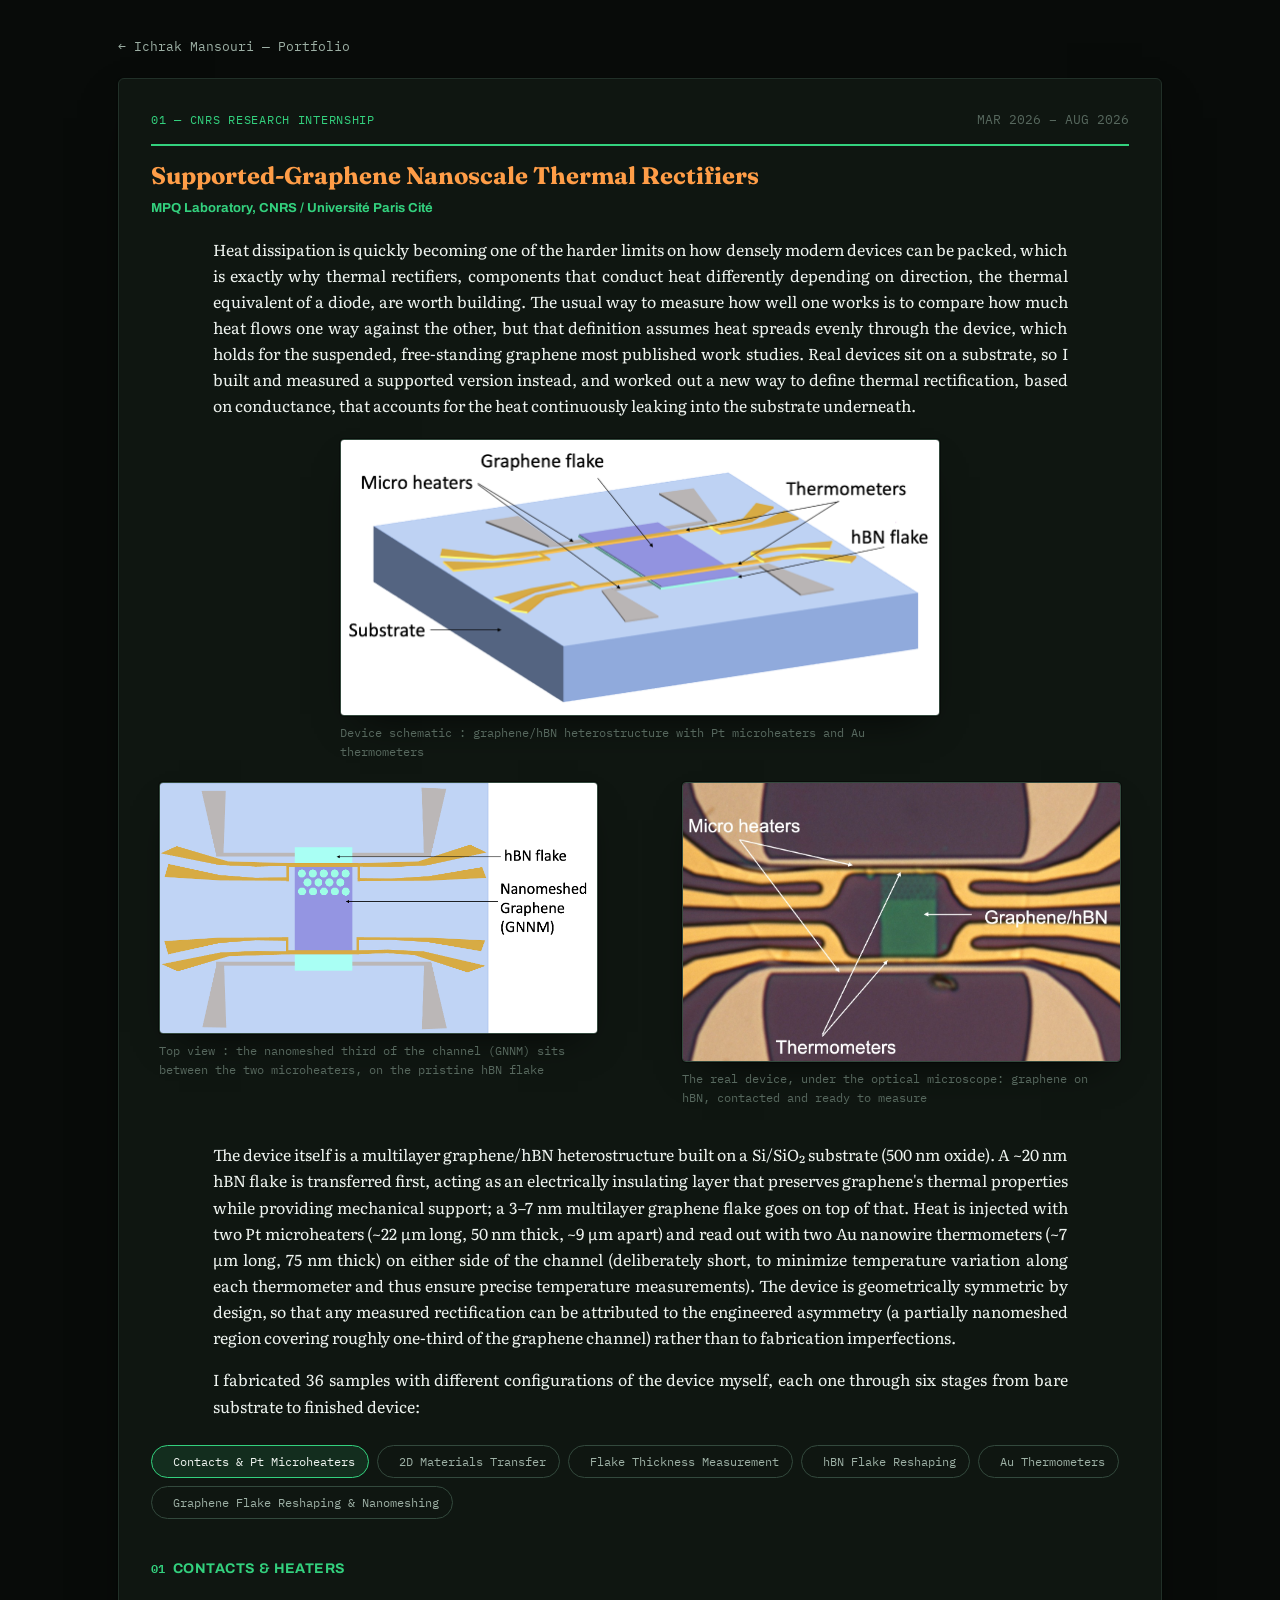
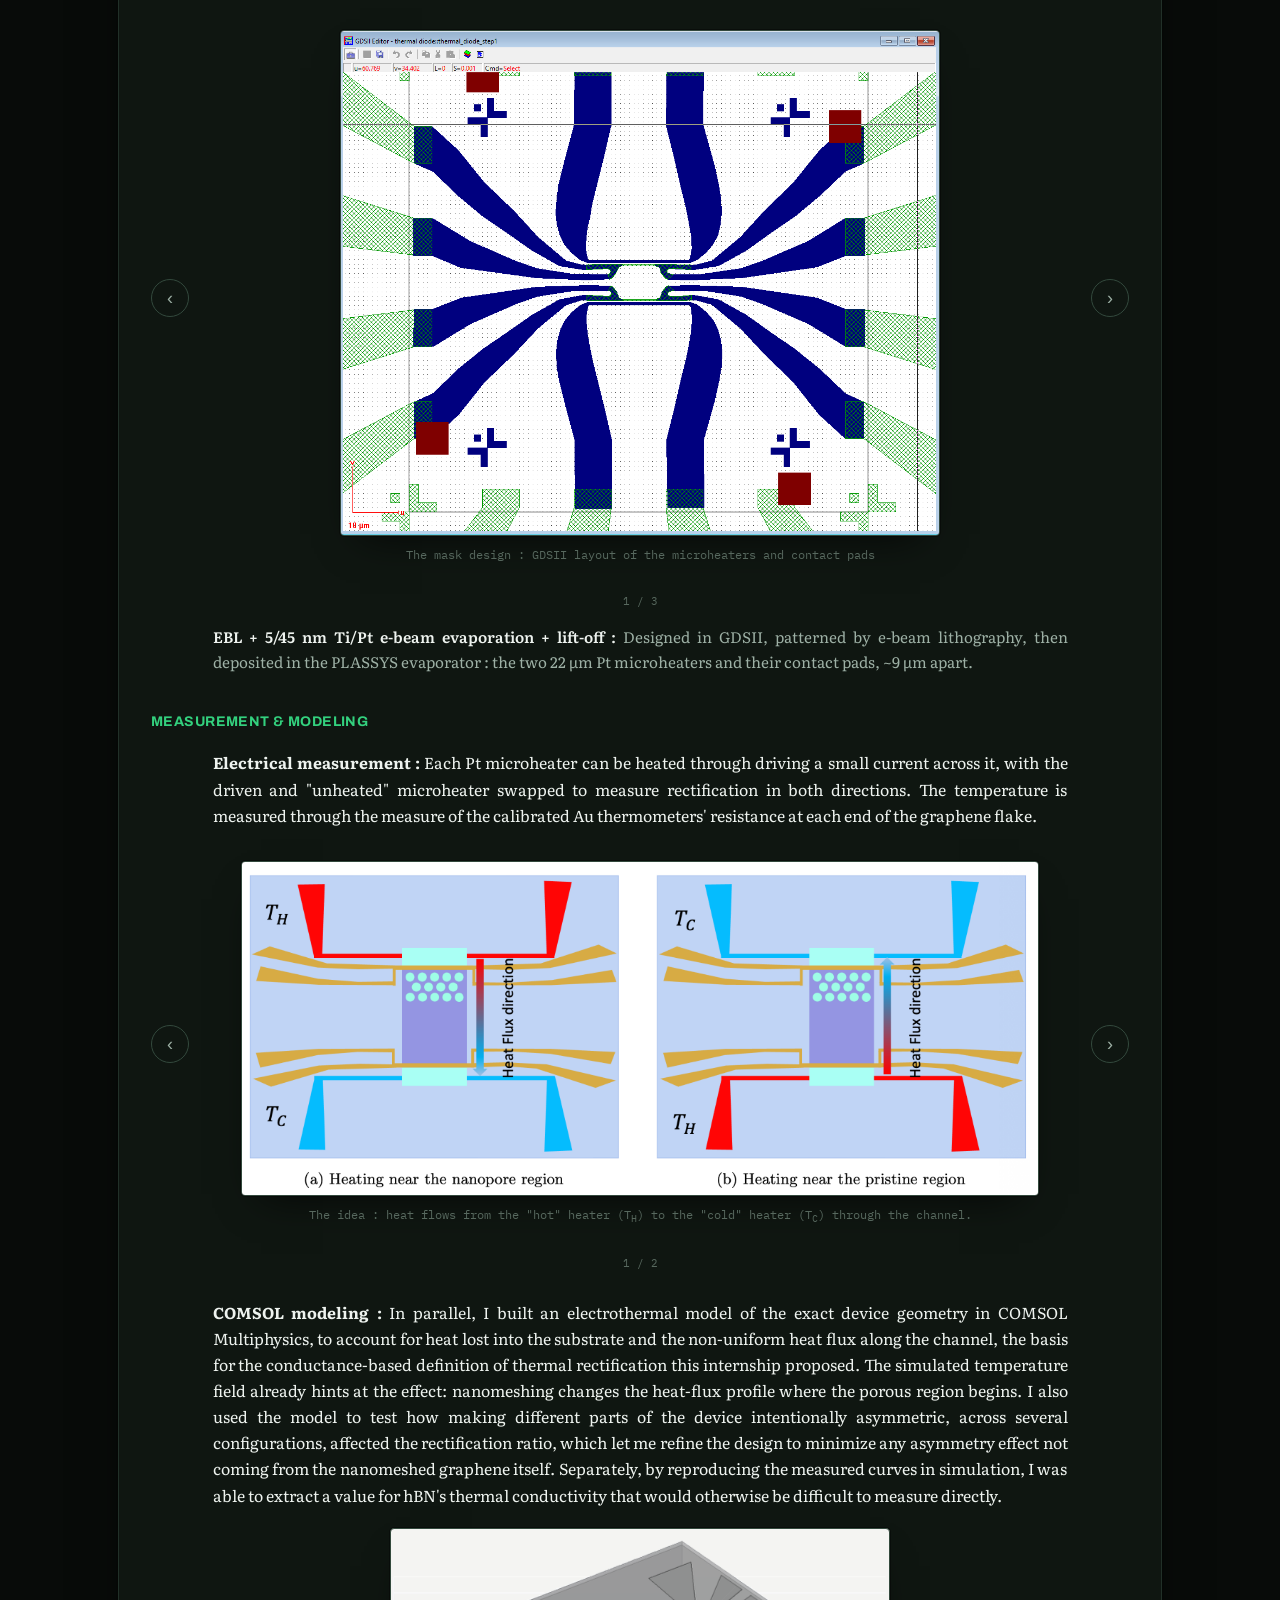
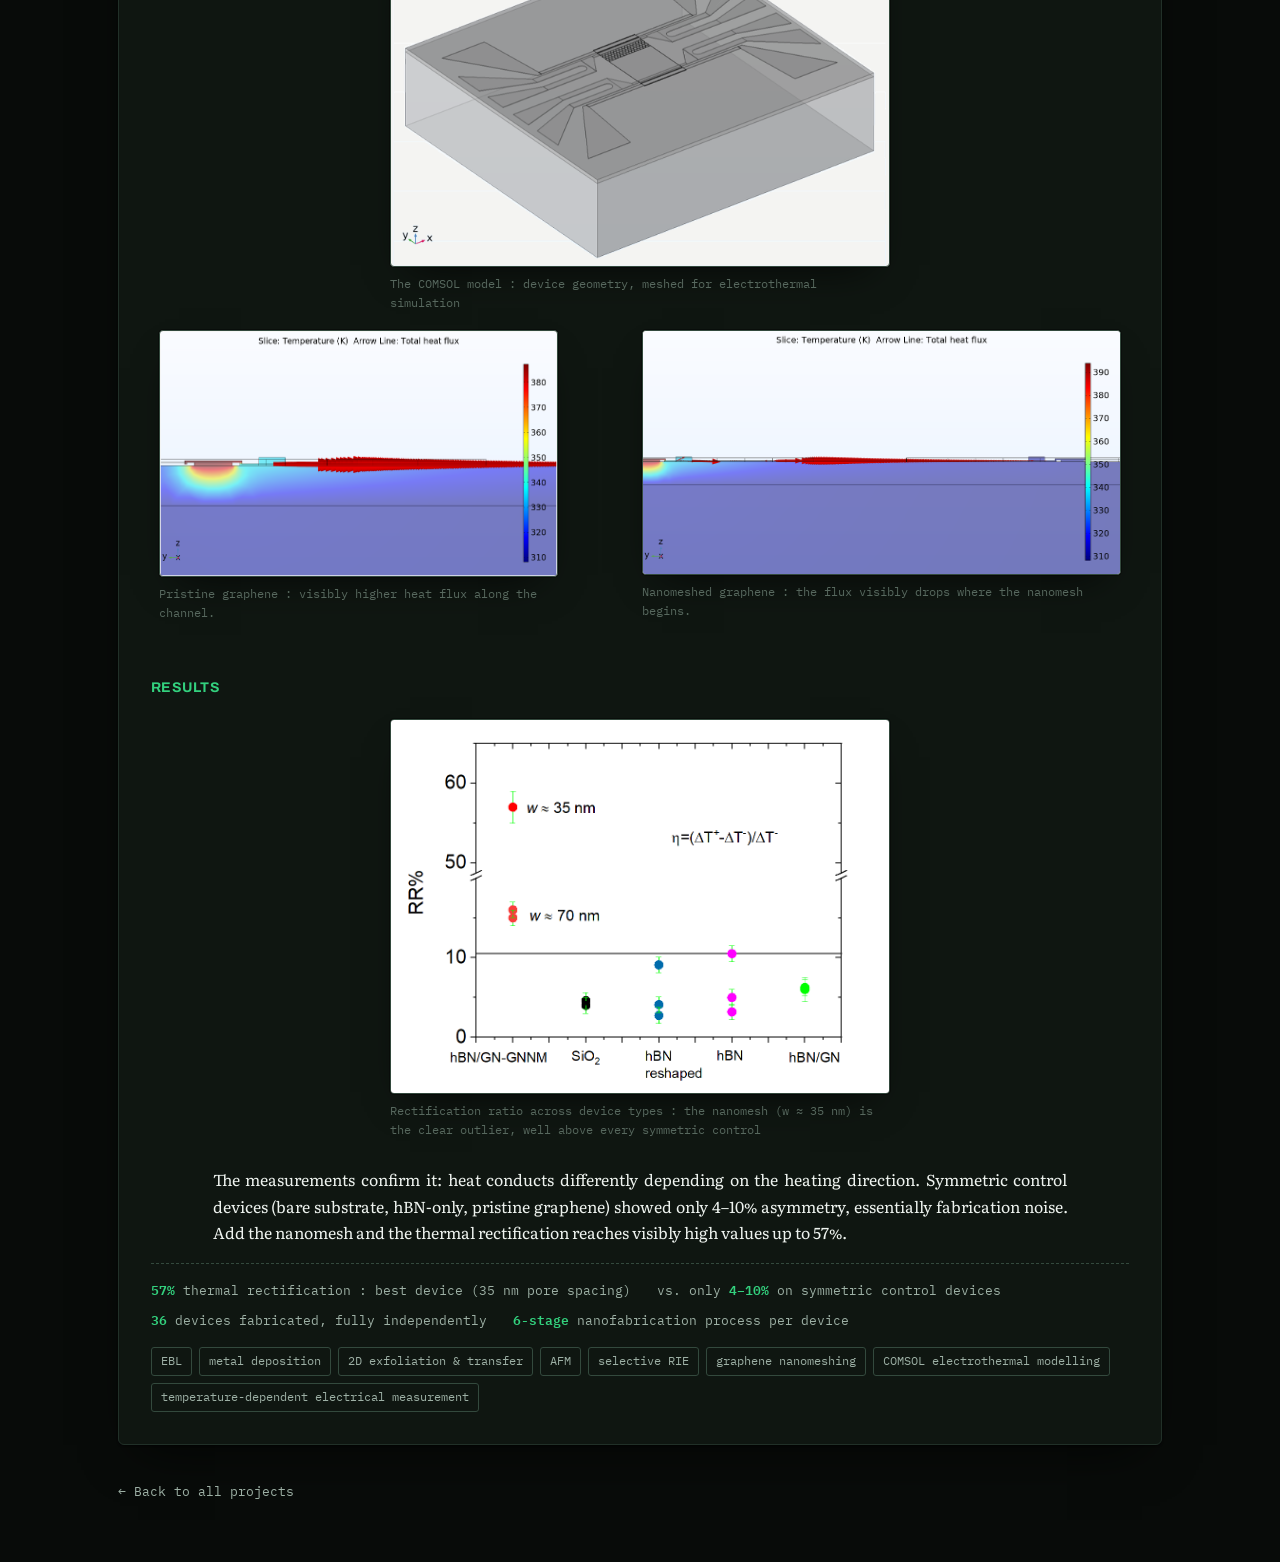
<file: projects/mpq.html>
<!DOCTYPE html>
<html lang="en">
<head>
<meta charset="UTF-8">
<meta name="viewport" content="width=device-width, initial-scale=1.0">
<title>Graphene Thermal Rectifiers — Ichrak Mansouri</title>
<meta name="description" content="Project detail — supported-graphene nanoscale thermal rectifiers, MPQ Laboratory (CNRS).">
<link rel="stylesheet" href="../style.css">
</head>
<body>

<div class="wrap">

  <a class="back-link" href="../index.html">← Ichrak Mansouri — Portfolio</a>

  <div class="project detail">
    <div class="project-head">
      <span class="project-num">01 — CNRS RESEARCH INTERNSHIP</span>
      <span class="project-date mono">MAR 2026 – AUG 2026</span>
    </div>
    <h3>Supported-Graphene Nanoscale Thermal Rectifiers</h3>
    <div class="org">MPQ Laboratory, CNRS / Université Paris Cité</div>

    <p class="desc">Heat dissipation is quickly becoming one of the harder limits on how densely modern devices can be packed, which is exactly why thermal rectifiers, components that conduct heat differently depending on direction, the thermal equivalent of a diode, are worth building. The usual way to measure how well one works is to compare how much heat flows one way against the other, but that definition assumes heat spreads evenly through the device, which holds for the suspended, free-standing graphene most published work studies. Real devices sit on a substrate, so I built and measured a supported version instead, and worked out a new way to define thermal rectification, based on conductance, that accounts for the heat continuously leaking into the substrate underneath.</p>
    
    <figure class="figure" style="max-width:600px; margin-left:auto; margin-right:auto;">
      <img src="../assets/mpq-device-3Dschematic.png" alt="Schematic of the graphene/hBN device: substrate, hBN flake, graphene flake, Pt microheaters and Au thermometers." loading="lazy">
      <figcaption class="figure-cap">Device schematic : graphene/hBN heterostructure with Pt microheaters and Au thermometers</figcaption>
    </figure>

    <div class="figure-grid">
      <figure class="figure">
        <img src="../assets/mpq-device-2Dschematic.png" alt="Top-down diagram of the channel showing the hBN flake and the nanomeshed graphene region." loading="lazy">
        <figcaption class="figure-cap">Top view : the nanomeshed third of the channel (GNNM) sits between the two microheaters, on the pristine hBN flake</figcaption>
      </figure>
      <figure class="figure">
        <img src="../assets/Device-OM.jpg" alt="Optical micrograph of the finished graphene/hBN device between the two heaters." loading="lazy">
        <figcaption class="figure-cap">The real device, under the optical microscope: graphene on hBN, contacted and ready to measure</figcaption>
      </figure>
    </div>

    <p class="desc">The device itself is a multilayer graphene/hBN heterostructure built on a Si/SiO₂ substrate (500 nm oxide). A ~20 nm hBN flake is transferred first, acting as an electrically insulating layer that preserves graphene's thermal properties while providing mechanical support; a 3–7 nm multilayer graphene flake goes on top of that. Heat is injected with two Pt microheaters (~22 µm long, 50 nm thick, ~9 µm apart) and read out with two Au nanowire thermometers (~7 µm long, 75 nm thick) on either side of the channel (deliberately short, to minimize temperature variation along each thermometer and thus ensure precise temperature measurements). The device is geometrically symmetric by design, so that any measured rectification can be attributed to the engineered asymmetry (a partially nanomeshed region covering roughly one-third of the graphene channel) rather than to fabrication imperfections.</p>

    <p class="desc">I fabricated 36 samples with different configurations of the device myself, each one through six stages from bare substrate to finished device:</p>

    <div class="fab-stepper">
    <div class="fab-tabs" role="tablist">
      <button class="fab-tab active" data-step="1"><span class="fab-tab-num"></span>Contacts &amp; Pt Microheaters</button>
      <button class="fab-tab" data-step="2"><span class="fab-tab-num"></span>2D Materials Transfer</button>
      <button class="fab-tab" data-step="3"><span class="fab-tab-num"></span>Flake Thickness Measurement</button>
      <button class="fab-tab" data-step="4"><span class="fab-tab-num"></span>hBN Flake Reshaping</button>
      <button class="fab-tab" data-step="5"><span class="fab-tab-num"></span>Au Thermometers</button>
      <button class="fab-tab" data-step="6"><span class="fab-tab-num"></span>Graphene Flake Reshaping &amp; Nanomeshing</button>
    </div>

    <div class="fab-stage">
      <div class="fab-panel active" data-step="1">
        <div class="fab-panel-head">
          <span class="fab-panel-num">01</span>
          <h4 class="fab-panel-title">Contacts &amp; Heaters</h4>
        </div>
        <div class="fab-carousel">
          <div class="fab-carousel-stage">
            <button type="button" class="fab-carousel-arrow prev" aria-label="Previous picture">‹</button>
            <div class="fab-carousel-slides">
              <figure class="fab-carousel-slide active" style="max-width:600px; margin-left:auto; margin-right:auto;">
                <img src="../assets/mask_evap.png" alt="GDSII layout of the microheater and contact pad design." loading="lazy">
                <figcaption>The mask design : GDSII layout of the microheaters and contact pads</figcaption>
              </figure>
              <figure class="fab-carousel-slide" style="max-width:600px; margin-left:auto; margin-right:auto;">
                <img src="../assets/Pt zoomed.png" alt="Optical micrograph of the patterned Ti/Pt microheaters and contact pads." loading="lazy">
                <figcaption>After fabrication : the patterned Pt microheaters, under the optical microscope</figcaption>
              </figure>
              <figure class="fab-carousel-slide" style="max-width:400px; margin-left:auto; margin-right:auto;">
                <img src="../assets/evap_machine.jpeg" alt="PLASSYS e-beam evaporator used to deposit the microheaters." loading="lazy">
                <figcaption>The PLASSYS e-beam evaporator that deposited them</figcaption>
              </figure>
            </div>
            <button type="button" class="fab-carousel-arrow next" aria-label="Next picture">›</button>
          </div>
          <div class="fab-carousel-counter">1 / 3</div>
        </div>
        <p class="fab-caption"><b>EBL + 5/45 nm Ti/Pt e-beam evaporation + lift-off : </b> Designed in GDSII, patterned by e-beam lithography, then deposited in the PLASSYS evaporator : the two 22 µm Pt microheaters and their contact pads, ~9 µm apart.</p>
      </div>
      
      <div class="fab-panel" data-step="2">
        <div class="fab-panel-head">
          <span class="fab-panel-num">02</span>
          <h4 class="fab-panel-title">2D Materials Transfer</h4>
        </div>
        <div class="fab-carousel">
          <div class="fab-carousel-stage">
            <button type="button" class="fab-carousel-arrow prev" aria-label="Previous picture">‹</button>
            <div class="fab-carousel-slides">
              <figure class="fab-carousel-slide active" style="max-width:300px; margin-left:auto; margin-right:auto;">
                <img src="../assets/Mpq step2 exfoliation.jpeg" alt="Gloved hands using tweezers and a swab to handle a flake on a PDMS stamp." loading="lazy">
                <figcaption>Exfoliation of the 2D material from the bulk material</figcaption>
              </figure>
              <figure class="fab-carousel-slide" style="max-width:400px; margin-left:auto; margin-right:auto;">
                <img src="../assets/Mpq step2 materials.png" alt="Source hBN and graphene crystals next to a ruler, and optical micrographs of the exfoliated flakes at 100 micron scale." loading="lazy">
                <figcaption>The starting materials : bulk hBN and graphite, and the flakes they exfoliate into.</figcaption>
              </figure>
              <figure class="fab-carousel-slide" style="max-width:400px; margin-left:auto; margin-right:auto;">
                <img src="../assets/Mpq step2 pdms drop.png" alt="PDMS transfer stamp with a droplet-shaped flake, held under a microscope." loading="lazy">
                <figcaption>PDMS stamp (not yet covered with the PPC solution) used during the dry transfer</figcaption>
              </figure>
              <figure class="fab-carousel-slide" style="max-width:300px; margin-left:auto; margin-right:auto;">
                <img src="../assets/Mpq step2 tranfer station.jpeg" alt="The automated dry-transfer stage, with microscope, sample and mask stages." loading="lazy">
                <figcaption>The dry transfer stage</figcaption>
              </figure>
              <figure class="fab-carousel-slide" style="max-width:300px; margin-left:auto; margin-right:auto;">
                <img src="../assets/Mpq step2 transfer objectives.jpeg" alt="Close-up of the microscope objective turret positioned over the sample stage." loading="lazy">
                <figcaption>Close-up : the objective turret above the sample stage</figcaption>
              </figure>
              <figure class="fab-carousel-slide" style="max-width:500px; margin-left:auto; margin-right:auto;">
                <img src="../assets/Mpq step2 hbn transfer.png" alt="Sample under the microscope after the hBN flake has been transferred between the microheaters." loading="lazy">
                <figcaption>After hBN transfer : the flake dropped in a way to cover the two microheaters</figcaption>
              </figure>
              <figure class="fab-carousel-slide" style="max-width:500px; margin-left:auto; margin-right:auto;">
                <img src="../assets/Mpq step2 gn transfer.png" alt="Sample under the microscope after the graphene flake has been transferred onto the hBN." loading="lazy">
                <figcaption>After graphene transfer : the completed 2D stack in place</figcaption>
              </figure>
            </div>
            <button type="button" class="fab-carousel-arrow next" aria-label="Next picture">›</button>
          </div>
          <div class="fab-carousel-counter" style="max-width:500px; margin-left:auto; margin-right:auto;">1 / 6</div>
        </div>
        <p class="fab-caption"><b>Mechanical exfoliation + automated dry transfer : </b> hBN and graphene flakes are exfoliated onto PDMS/PPC stamps, then picked up (while heating the sample holder in the transfer stage to 55 °C)and dropped (precisely melted by heating the sample holder to 110 °C): hBN first, graphene on top precisely covering or at least between the two microheaters using the automated dry-transfer stage.</p>
      </div>
      <div class="fab-panel" data-step="3">
        <div class="fab-panel-head">
          <span class="fab-panel-num">03</span>
        <h4 class="fab-panel-title">Flake Thickness Measurement</h4>
        </div>
        <div class="fab-images">
          <img src="../assets/afm rapport.PNG" alt="Gwyddion AFM topography scan with a height profile and measured step height of about 25 nm." loading="lazy">
        </div>
        <p class="fab-caption"><b>AFM (tapping mode) + Gwyddion : </b> Confirms flake thickness before moving on : typically 20–30 nm for hBN and 3–7 nm for graphene.</p>
      </div>
      <div class="fab-panel" data-step="4">
        <div class="fab-panel-head">
          <span class="fab-panel-num">04</span>
          <h4 class="fab-panel-title">hBN Flake Reshaping</h4>
        </div>
        <div class="fab-carousel">
          <div class="fab-carousel-stage">
            <button type="button" class="fab-carousel-arrow prev" aria-label="Previous picture">‹</button>
            <div class="fab-carousel-slides">
              <figure class="fab-carousel-slide active" style="max-width:500px; margin-left:auto; margin-right:auto;">
                <img src="../assets/Mpq step4 gds reshape.png" alt="GDSII layout of the hBN reshaping etch mask over the device." loading="lazy">
                <figcaption>The mask design : GDSII mask for trimming the hBN into a rectangle.</figcaption>
              </figure>
              <figure class="fab-carousel-slide" style="max-width:500px; margin-left:auto; margin-right:auto;">
                <img src="../assets/reshaping zoomed.png" alt="Optical micrograph of the hBN flake trimmed into a symmetric rectangle between the two heaters." loading="lazy">
                <figcaption>After etching : the hBN trimmed into a symmetric rectangle.</figcaption>
              </figure>
            </div>
            <button type="button" class="fab-carousel-arrow next" aria-label="Next picture">›</button>
          </div>
          <div class="fab-carousel-counter">1 / 2</div>
        </div>
        <p class="fab-caption"><b>EBL + SF₆ reactive-ion etching : </b> Trims the hBN into a symmetric rectangle spanning both heaters, so the finished device stays geometrically balanced.</p>
      </div>
      <div class="fab-panel" data-step="5">
        <div class="fab-panel-head">
          <span class="fab-panel-num">05</span>
          <h4 class="fab-panel-title">Au Thermometers</h4>
        </div>
        <div class="fab-carousel">
          <div class="fab-carousel-stage">
            <button type="button" class="fab-carousel-arrow prev" aria-label="Previous picture">‹</button>
            <div class="fab-carousel-slides">
              <figure class="fab-carousel-slide active" style="max-width:500px; margin-left:auto; margin-right:auto;">
                <img src="../assets/Th_mask.png" alt="GDSII layout of the two Au nanowire thermometers on either side of the channel." loading="lazy">
                <figcaption>The mask design of the Au thermometers.</figcaption>
              </figure>
              <figure class="fab-carousel-slide" style="max-width:450px; margin-left:auto; margin-right:auto;">
                <img src="../assets/thermometers-2.png" alt="Finished device with graphene, hBN, microheaters and Au nanowire thermometers all visible under the microscope." loading="lazy">
                <figcaption>Device after thermometers deposition under the optical microscope</figcaption>
              </figure>
            </div>
            <button type="button" class="fab-carousel-arrow next" aria-label="Next picture">›</button>
          </div>
          <div class="fab-carousel-counter">1 / 2</div>
        </div>
        <p class="fab-caption"><b>EBL + 5/75 nm Ti/Au evaporation + lift-off : </b> Two Au nanowire thermometers are patterned directly on the graphene, one on each side of the channel.</p>
      </div>
      <div class="fab-panel" data-step="6">
        <div class="fab-panel-head">
          <span class="fab-panel-num">06</span>
          <h4 class="fab-panel-title">Graphene Flake Reshaping &amp; Nanomeshing</h4>
        </div>
        <div class="fab-carousel">
          <div class="fab-carousel-stage">
            <button type="button" class="fab-carousel-arrow prev" aria-label="Previous picture">‹</button>
            <div class="fab-carousel-slides">
              <figure class="fab-carousel-slide active" style="max-width:400px; margin-left:auto; margin-right:auto;">
                <img src="../assets/raith tool.jpeg" alt="RAITH Pioneer Two system, used here in SEM mode to image the nanomesh." loading="lazy">
                <figcaption>SEM</figcaption>
                </figure>
              <figure class="fab-carousel-slide" style="max-width:450px; margin-left:auto; margin-right:auto;">
                <img src="../assets/device-SEM.png" alt="SEM close-up of the nanopore array patterned into roughly one-third of the graphene channel." loading="lazy">
                <figcaption>SEM close-up : the nanopore array</figcaption>
              </figure>
              <figure class="fab-carousel-slide" style="max-width:500px; margin-left:auto; margin-right:auto;">
                <img src="../assets/Test3_h125_d16_01.jpeg" alt="SEM image from the EBL dose test series, with a measured 22 nanometer neck width labeled between adjacent pores." loading="lazy">
                <figcaption>Dose test : 22 nm neck width, the best of 24 EBL dose tests across four nanomesh designs</figcaption>
              </figure>
            </div>
            <button type="button" class="fab-carousel-arrow next" aria-label="Next picture">›</button>
          </div>
          <div class="fab-carousel-counter">1 / 3</div>
        </div>
        <p class="fab-caption"><b>High-resolution EBL (CSAR 62) + O₂ plasma : </b> Shapes the graphene channel and patterns a 20–30 nm nanopore array across one-third of it : the engineered asymmetry the whole experiment is built to test. Neck width was tuned via 24 EBL dose tests across four nanomesh designs, landing on 22 nm with the 125 nm design at a dose of 1.6.</p>
      </div>

    <!-- steps 2–6 go here, each as its own <div class="fab-panel" data-step="2"> ... </div> etc. -->

    </div>
  </div>
      
  <h4 class="fab-panel-title" style="margin:36px 0 14px;">Measurement &amp; Modeling</h4>

  <p class="desc"><b>Electrical measurement : </b> Each Pt microheater can be heated through driving a small current across it, with the driven and "unheated" microheater swapped to measure rectification in both directions. The temperature is measured through the measure of the calibrated Au thermometers' resistance at each end of the graphene flake.</p>

  <div class="fab-carousel" style="margin-top:14px;">
    <div class="fab-carousel-stage">
      <button type="button" class="fab-carousel-arrow prev" aria-label="Previous picture">‹</button>
      <div class="fab-carousel-slides">
        <figure class="fab-carousel-slide active">
          <img src="../assets/hfdirection.png" alt="Schematic showing heat flux direction from the driven heater through the channel to the sensing heater." loading="lazy">
          <figcaption>The idea : heat flows from the "hot" heater (T<sub>H</sub>) to the "cold" heater (T<sub>C</sub>) through the channel.</figcaption>
        </figure>
        <figure class="fab-carousel-slide">
          <img src="../assets/fourprobe.png" alt="Schematic with full four-probe wiring, separate current and voltage leads on each heater." loading="lazy">
          <figcaption>Four-probe wiring : separate current and voltage leads per thermometer, removing contact resistance from the reading and providing relevant and precise results</figcaption>
        </figure>
      </div>
      <button type="button" class="fab-carousel-arrow next" aria-label="Next picture">›</button>
    </div>
    <div class="fab-carousel-counter">1 / 2</div>
  </div>

  <p class="desc" style="margin-top:26px;"><b>COMSOL modeling : </b> In parallel, I built an electrothermal model of the exact device geometry in COMSOL Multiphysics, to account for heat lost into the substrate and the non-uniform heat flux along the channel, the basis for the conductance-based definition of thermal rectification this internship proposed. The simulated temperature field already hints at the effect: nanomeshing changes the heat-flux profile where the porous region begins. I also used the model to test how making different parts of the device intentionally asymmetric, across several configurations, affected the rectification ratio, which let me refine the design to minimize any asymmetry effect not coming from the nanomeshed graphene itself. Separately, by reproducing the measured curves in simulation, I was able to extract a value for hBN's thermal conductivity that would otherwise be difficult to measure directly.</p>
  <figure class="figure" style="max-width:500px; margin-left:auto; margin-right:auto;">
    <img src="../assets/Comsol_portfolio.png" alt="COMSOL 3D geometry of the device, meshed for electrothermal simulation." loading="lazy">
    <figcaption class="figure-cap">The COMSOL model : device geometry, meshed for electrothermal simulation</figcaption>
  </figure>

  <div class="figure-grid" style="margin-top:14px; grid-template-columns:1.8fr 2.1fr;">
    <figure class="figure">
      <img src="../assets/HFGN.png" alt="COMSOL temperature slice for pristine graphene between microheater and sensor, showing heat spreading smoothly along the channel." loading="lazy">
      <figcaption class="figure-cap">Pristine graphene : visibly higher heat flux along the channel.</figcaption>
    </figure>
    <figure class="figure">
      <img src="../assets/HFGNNM.png" alt="COMSOL temperature slice for nanomeshed graphene between microheater and sensor, showing a kink in the heat flux where the nanomesh begins." loading="lazy">
      <figcaption class="figure-cap">Nanomeshed graphene : the flux visibly drops where the nanomesh begins.</figcaption>
    </figure>
  </div>
  <h4 class="fab-panel-title" style="margin:36px 0 14px;">Results</h4>
  
  <figure class="figure" style="max-width:500px; margin-left:auto; margin-right:auto;">
    <img src="../assets/statistique.PNG" alt="Scatter plot of rectification ratio across device types: hBN/graphene nanomesh at 35 nm and 70 nm pore spacing, versus SiO2, reshaped hBN, hBN-only and hBN/graphene control devices." loading="lazy">
    <figcaption class="figure-cap">Rectification ratio across device types : the nanomesh (w ≈ 35 nm) is the clear outlier, well above every symmetric control</figcaption>
  </figure>
  <p class="desc" style="margin-top:26px;">The measurements confirm it: heat conducts differently depending on the heating direction. Symmetric control devices  (bare substrate, hBN-only, pristine graphene) showed only 4–10% asymmetry, essentially fabrication noise. Add the nanomesh and the thermal rectification reaches visibly high values up to 57%.</p>

  <div class="stat-strip">
    <span class="stat"><b>57%</b> thermal rectification : best device (35 nm pore spacing)</span>
    <span class="stat">vs. only <b>4–10%</b> on symmetric control devices</span>
    <span class="stat"><b>36</b> devices fabricated, fully independently</span>
    <span class="stat"><b>6-stage</b> nanofabrication process per device</span>
  </div>
  <div class="chips">
    <span class="chip">EBL</span><span class="chip">metal deposition</span><span class="chip">2D exfoliation &amp; transfer</span><span class="chip">AFM</span><span class="chip">selective RIE</span><span class="chip">graphene nanomeshing</span><span class="chip">COMSOL electrothermal modelling</span><span class="chip">temperature-dependent electrical measurement</span>
  </div>

  </div>

  <a class="back-link" href="../index.html" style="margin-bottom:60px;">← Back to all projects</a>

</div>

 

<script>
(function(){
  document.querySelectorAll('.fab-stepper').forEach(function(stepper){
    var tabs = stepper.querySelectorAll('.fab-tab');
    var panels = stepper.querySelectorAll('.fab-panel');
    tabs.forEach(function(tab){
      tab.addEventListener('click', function(){
        var step = tab.getAttribute('data-step');
        tabs.forEach(function(t){ t.classList.toggle('active', t === tab); });
        panels.forEach(function(p){ p.classList.toggle('active', p.getAttribute('data-step') === step); });
      });
    });
  });

  document.querySelectorAll('.fab-carousel').forEach(function(carousel){
    var slides = carousel.querySelectorAll('.fab-carousel-slide');
    var counter = carousel.querySelector('.fab-carousel-counter');
    var prevBtn = carousel.querySelector('.fab-carousel-arrow.prev');
    var nextBtn = carousel.querySelector('.fab-carousel-arrow.next');
    var index = 0;
    function render(){
      slides.forEach(function(s, i){ s.classList.toggle('active', i === index); });
      if (counter) counter.textContent = (index + 1) + ' / ' + slides.length;
    }
    prevBtn.addEventListener('click', function(){
      index = (index - 1 + slides.length) % slides.length;
      render();
    });
    nextBtn.addEventListener('click', function(){
      index = (index + 1) % slides.length;
      render();
    });
  });
})();
</script>

</body>
</html>
</file>
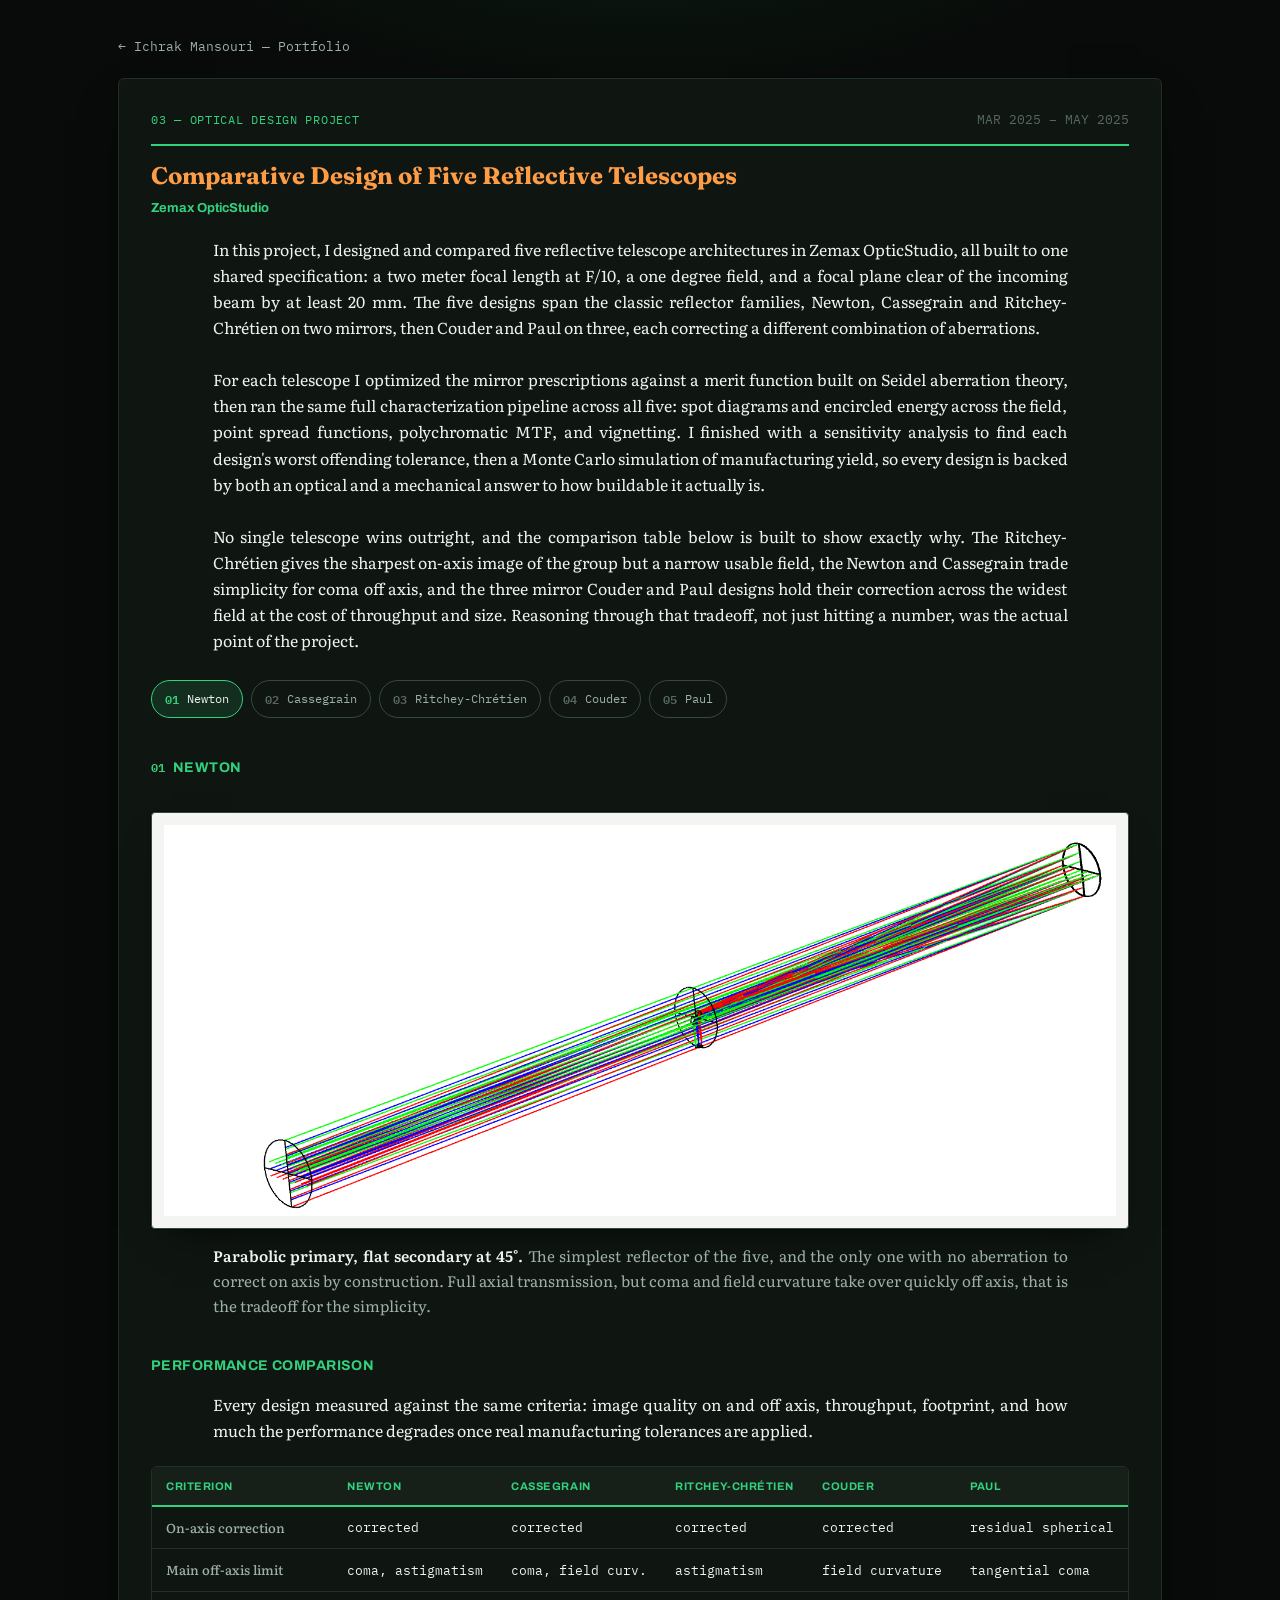
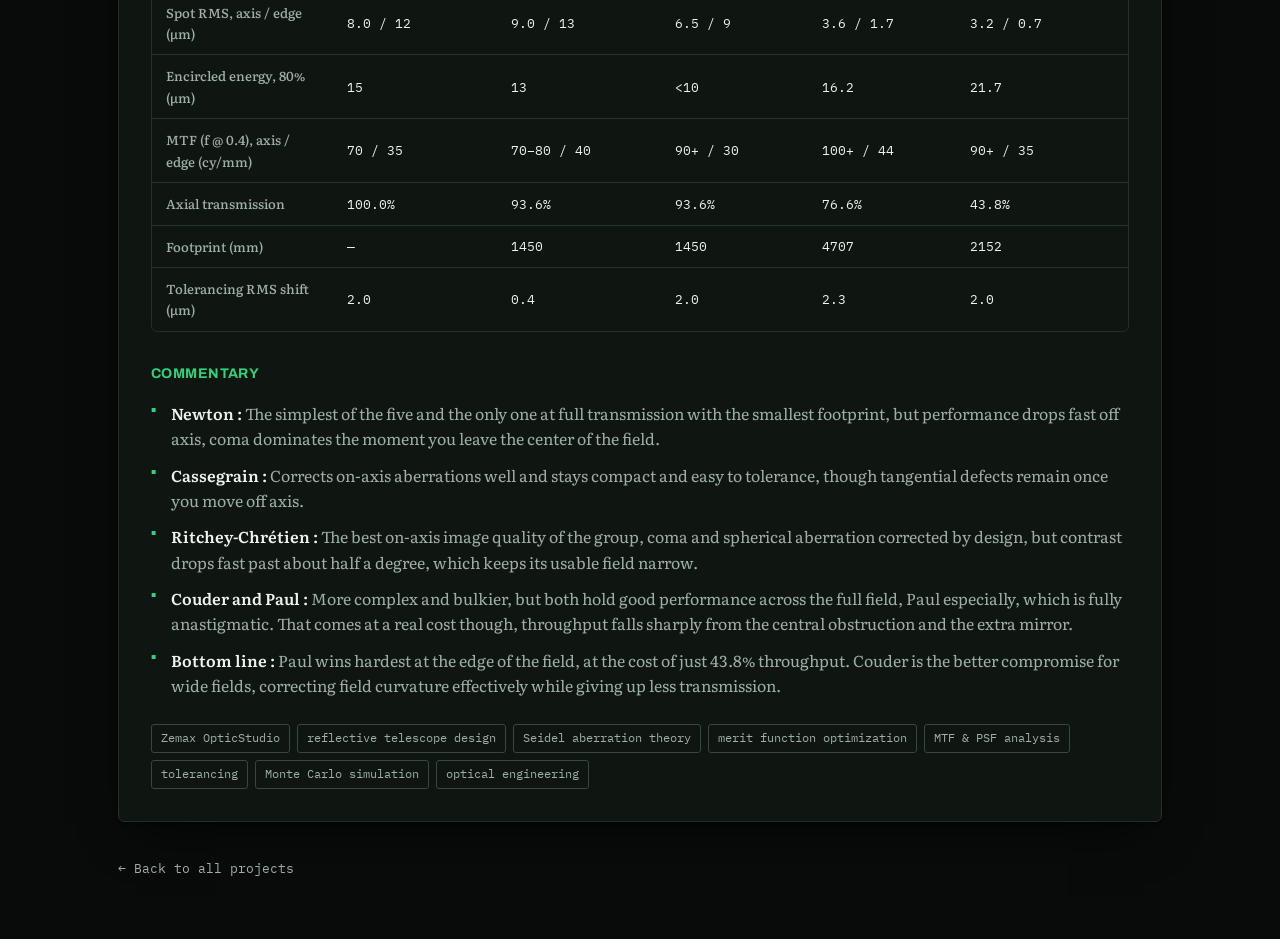
<file: projects/zemax.html>
<!DOCTYPE html>
<html lang="en">
<head>
<meta charset="UTF-8">
<meta name="viewport" content="width=device-width, initial-scale=1.0">
<title>Reflective Telescope Design — Ichrak Mansouri</title>
<meta name="description" content="Project detail — comparative design of five reflective telescopes in Zemax OpticStudio, Institut d'Optique Graduate School.">
<link rel="stylesheet" href="../style.css">
</head>
<body>

<div class="wrap">

  <a class="back-link" href="../index.html">← Ichrak Mansouri — Portfolio</a>

  <div class="project detail">
    <div class="project-head">
      <span class="project-num">03 — OPTICAL DESIGN PROJECT</span>
      <span class="project-date mono">MAR 2025 – MAY 2025</span>
    </div>
    <h3>Comparative Design of Five Reflective Telescopes</h3>
    <div class="org">Zemax OpticStudio</div>

    <p class="desc">In this project, I designed and compared five reflective telescope architectures in Zemax OpticStudio, all built to one shared specification: a two meter focal length at F/10, a one degree field, and a focal plane clear of the incoming beam by at least 20 mm. The five designs span the classic reflector families, Newton, Cassegrain and Ritchey-Chrétien on two mirrors, then Couder and Paul on three, each correcting a different combination of aberrations.</p>

    <p class="desc" style="margin-top:26px;">For each telescope I optimized the mirror prescriptions against a merit function built on Seidel aberration theory, then ran the same full characterization pipeline across all five: spot diagrams and encircled energy across the field, point spread functions, polychromatic MTF, and vignetting. I finished with a sensitivity analysis to find each design's worst offending tolerance, then a Monte Carlo simulation of manufacturing yield, so every design is backed by both an optical and a mechanical answer to how buildable it actually is.</p>

    <p class="desc" style="margin-top:26px;">No single telescope wins outright, and the comparison table below is built to show exactly why. The Ritchey-Chrétien gives the sharpest on-axis image of the group but a narrow usable field, the Newton and Cassegrain trade simplicity for coma off axis, and the three mirror Couder and Paul designs hold their correction across the widest field at the cost of throughput and size. Reasoning through that tradeoff, not just hitting a number, was the actual point of the project.</p>

    <div class="fab-stepper">
      <div class="fab-tabs" role="tablist">
        <button class="fab-tab active" data-step="1"><span class="fab-tab-num">01</span>Newton</button>
        <button class="fab-tab" data-step="2"><span class="fab-tab-num">02</span>Cassegrain</button>
        <button class="fab-tab" data-step="3"><span class="fab-tab-num">03</span>Ritchey-Chrétien</button>
        <button class="fab-tab" data-step="4"><span class="fab-tab-num">04</span>Couder</button>
        <button class="fab-tab" data-step="5"><span class="fab-tab-num">05</span>Paul</button>
      </div>

      <div class="fab-stage">
        <div class="fab-panel active" data-step="1">
          <div class="fab-panel-head">
            <span class="fab-panel-num">01</span>
            <h4 class="fab-panel-title">Newton</h4>
          </div>
          <div class="fab-images">
            <img src="../assets/newton.PNG" alt="3D ray trace of the Newtonian telescope, showing the parabolic primary and flat secondary folding the beam out to a side focal plane." loading="lazy">
          </div>
          <p class="fab-caption"><b>Parabolic primary, flat secondary at 45°.</b> The simplest reflector of the five, and the only one with no aberration to correct on axis by construction. Full axial transmission, but coma and field curvature take over quickly off axis, that is the tradeoff for the simplicity.</p>
        </div>

        <div class="fab-panel" data-step="2">
          <div class="fab-panel-head">
            <span class="fab-panel-num">02</span>
            <h4 class="fab-panel-title">Cassegrain</h4>
          </div>
          <div class="fab-images">
            <img src="../assets/telescope cassegrain.PNG" alt="2D ray trace of the classic Cassegrain telescope, concave primary and convex secondary folding the beam back through a hole in the primary." loading="lazy">
          </div>
          <p class="fab-caption"><b>Concave hyperbolic primary, convex hyperbolic secondary, folded back through a hole in the primary.</b> Excellent on axis, coma under 1 µm after optimization, in a compact 1.45 m package, but residual coma still shows up toward the edge of the field.</p>
        </div>

        <div class="fab-panel" data-step="3">
          <div class="fab-panel-head">
            <span class="fab-panel-num">03</span>
            <h4 class="fab-panel-title">Ritchey-Chrétien</h4>
          </div>
          <div class="fab-images">
            <img src="../assets/ritchy chretien.PNG" alt="2D ray trace of the Ritchey-Chretien telescope, two hyperbolic mirrors converging to a tight on-axis focus." loading="lazy">
          </div>
          <p class="fab-caption"><b>Both mirrors hyperbolic, tuned to cancel spherical aberration and coma at once.</b> The sharpest on-axis image of the five, the spot stays entirely inside the Airy disk out to a 0.25° field. Contrast falls fast past about 1°, so the usable field stays narrow.</p>
        </div>

        <div class="fab-panel" data-step="4">
          <div class="fab-panel-head">
            <span class="fab-panel-num">04</span>
            <h4 class="fab-panel-title">Couder</h4>
          </div>
          <div class="fab-images">
            <img src="../assets/couder.PNG" alt="2D ray trace of the Couder telescope, two aspheric concave mirrors in a long folded configuration." loading="lazy">
          </div>
          <p class="fab-caption"><b>Two aspheric concave mirrors, correcting coma, spherical aberration and astigmatism at once.</b> This 1928 design still holds up for wide field work, encircled energy stays even across the field, at the cost of a long 4.7 m footprint and heavy vignetting off axis.</p>
        </div>

        <div class="fab-panel" data-step="5">
          <div class="fab-panel-head">
            <span class="fab-panel-num">05</span>
            <h4 class="fab-panel-title">Paul</h4>
          </div>
          <div class="fab-images">
            <img src="../assets/paul.PNG" alt="2D ray trace of the Paul telescope, a parabolic primary plus two spherical mirrors in a three mirror configuration." loading="lazy">
          </div>
          <p class="fab-caption"><b>Parabolic primary plus two spherical mirrors, the ancestor of modern off-axis three mirror telescopes.</b> Best off-axis performance of the group by far, RMS spot drops to 0.7 µm at the edge of the field, but three reflections and a central obstruction cut throughput to under half.</p>
        </div>
      </div>
    </div>

    <h4 class="fab-panel-title" style="margin:36px 0 14px;">Performance Comparison</h4>
    <p class="desc" style="margin-top:0;">Every design measured against the same criteria: image quality on and off axis, throughput, footprint, and how much the performance degrades once real manufacturing tolerances are applied.</p>

    <div class="compare-wrap">
      <table class="compare-table">
        <thead>
          <tr>
            <th scope="col">Criterion</th>
            <th scope="col">Newton</th>
            <th scope="col">Cassegrain</th>
            <th scope="col">Ritchey-Chrétien</th>
            <th scope="col">Couder</th>
            <th scope="col">Paul</th>
          </tr>
        </thead>
        <tbody>
          <tr>
            <th scope="row">On-axis correction</th>
            <td>corrected</td>
            <td>corrected</td>
            <td>corrected</td>
            <td>corrected</td>
            <td>residual spherical</td>
          </tr>
          <tr>
            <th scope="row">Main off-axis limit</th>
            <td>coma, astigmatism</td>
            <td>coma, field curv.</td>
            <td>astigmatism</td>
            <td>field curvature</td>
            <td>tangential coma</td>
          </tr>
          <tr>
            <th scope="row">Spot RMS, axis / edge (µm)</th>
            <td>8.0 / 12</td>
            <td>9.0 / 13</td>
            <td>6.5 / 9</td>
            <td>3.6 / 1.7</td>
            <td>3.2 / 0.7</td>
          </tr>
          <tr>
            <th scope="row">Encircled energy, 80% (µm)</th>
            <td>15</td>
            <td>13</td>
            <td>&lt;10</td>
            <td>16.2</td>
            <td>21.7</td>
          </tr>
          <tr>
            <th scope="row">MTF (f @ 0.4), axis / edge (cy/mm)</th>
            <td>70 / 35</td>
            <td>70&ndash;80 / 40</td>
            <td>90+ / 30</td>
            <td>100+ / 44</td>
            <td>90+ / 35</td>
          </tr>
          <tr>
            <th scope="row">Axial transmission</th>
            <td>100.0%</td>
            <td>93.6%</td>
            <td>93.6%</td>
            <td>76.6%</td>
            <td>43.8%</td>
          </tr>
          <tr>
            <th scope="row">Footprint (mm)</th>
            <td>&mdash;</td>
            <td>1450</td>
            <td>1450</td>
            <td>4707</td>
            <td>2152</td>
          </tr>
          <tr>
            <th scope="row">Tolerancing RMS shift (µm)</th>
            <td>2.0</td>
            <td>0.4</td>
            <td>2.0</td>
            <td>2.3</td>
            <td>2.0</td>
          </tr>
        </tbody>
      </table>
    </div>
    
    <h4 class="fab-panel-title" style="margin:30px 0 4px;">Commentary</h4>
    <ul class="commentary">
      <li><b>Newton : </b> The simplest of the five and the only one at full transmission with the smallest footprint, but performance drops fast off axis, coma dominates the moment you leave the center of the field.</li>
      <li><b>Cassegrain : </b> Corrects on-axis aberrations well and stays compact and easy to tolerance, though tangential defects remain once you move off axis.</li>
      <li><b>Ritchey-Chrétien : </b> The best on-axis image quality of the group, coma and spherical aberration corrected by design, but contrast drops fast past about half a degree, which keeps its usable field narrow.</li>
      <li><b>Couder and Paul : </b> More complex and bulkier, but both hold good performance across the full field, Paul especially, which is fully anastigmatic. That comes at a real cost though, throughput falls sharply from the central obstruction and the extra mirror.</li>
      <li><b>Bottom line : </b> Paul wins hardest at the edge of the field, at the cost of just 43.8% throughput. Couder is the better compromise for wide fields, correcting field curvature effectively while giving up less transmission.</li>
    </ul>

    <div class="chips" style="margin-top:26px;">
      <span class="chip">Zemax OpticStudio</span><span class="chip">reflective telescope design</span><span class="chip">Seidel aberration theory</span><span class="chip">merit function optimization</span><span class="chip">MTF &amp; PSF analysis</span><span class="chip">tolerancing</span><span class="chip">Monte Carlo simulation</span><span class="chip">optical engineering</span>
    </div>
  </div>

  <a class="back-link" href="../index.html" style="margin-bottom:60px;">← Back to all projects</a>

</div>

<script>
(function(){
  document.querySelectorAll('.fab-stepper').forEach(function(stepper){
    var tabs = stepper.querySelectorAll('.fab-tab');
    var panels = stepper.querySelectorAll('.fab-panel');
    tabs.forEach(function(tab){
      tab.addEventListener('click', function(){
        var step = tab.getAttribute('data-step');
        tabs.forEach(function(t){ t.classList.toggle('active', t === tab); });
        panels.forEach(function(p){ p.classList.toggle('active', p.getAttribute('data-step') === step); });
      });
    });
  });
})();
</script>

</body>
</html>
</file>
<file: style.css>
@import url('https://fonts.googleapis.com/css2?family=Fraunces:ital,opsz,wght@0,9..144,500;0,9..144,600;0,9..144,700;0,9..144,900;1,9..144,500;1,9..144,600&family=Literata:ital,opsz,wght@0,7..72,400;0,7..72,500;1,7..72,400&family=IBM+Plex+Mono:wght@400;500;600&family=Archivo:wght@600;700;800&display=swap');

  :root{
    --bg:#080b09;
    --surface:#0f1611;
    --surface-2:#162019;
    --ink:#eef3ef;
    --ink-soft:#9db0a5;
    --ink-faint:#57685e;
    --line:#213028;
    --line-strong:#33493d;
    --accent:#33d17e;         /* dark/green theme — global interactive color */
    --accent-ink:#06231a;
    --title:#ff9d47;          /* orange titles */
    --shadow: 0 1px 2px rgba(0,0,0,.55), 0 20px 50px -20px rgba(0,0,0,.8);
    --glow: 0 0 0 1px var(--accent), 0 22px 50px -22px rgba(0,0,0,.8), 0 0 32px -10px var(--accent);
  }

  *{box-sizing:border-box;}
  html{background:var(--bg);}
  body{
    margin:0;
    background:
      radial-gradient(ellipse 900px 480px at 50% -8%, rgba(51,209,126,.12), transparent 62%),
      var(--bg);
    color:var(--ink);
    font-family:'Literata', Georgia, 'Times New Roman', serif;
    font-size:17px;
    line-height:1.65;
    -webkit-font-smoothing:antialiased;
  }
  .wrap{max-width:1100px; margin:0 auto; padding:0 28px;}
  a{color:var(--accent);}
  ::selection{background:var(--accent); color:var(--accent-ink);}

  .mono{font-family:'IBM Plex Mono', ui-monospace, monospace; font-variant-numeric: tabular-nums;}
  .eyebrow{
    font-family:'Archivo', sans-serif;
    font-weight:700;
    font-size:11.5px;
    letter-spacing:.14em;
    text-transform:uppercase;
    color:var(--ink-faint);
  }
  h1,h2,h3{text-wrap:balance; margin:0; font-family:'Fraunces', Georgia, serif;}

  /* ---------- header ---------- */
  header{padding:80px 0 8px;}
  .header-flex{
    display:flex;
    align-items:flex-start;
    justify-content:space-between;
    gap:36px;
  }
  .header-text{flex:1 1 420px; min-width:0;}
  .portrait{
    flex:0 0 auto;
    width:clamp(220px, 30vw, 340px);
    height:clamp(220px, 30vw, 340px);
    margin-top:6px;
    border-radius:50%;
    overflow:hidden;
    background:var(--surface-2);
    border:2px solid var(--line-strong);
    box-shadow:var(--shadow);
    display:flex;
    align-items:center;
    justify-content:center;
  }
  .portrait img{width:100%; height:100%; object-fit:cover; display:block;}
  .portrait-initials{
    font-family:'Fraunces', Georgia, serif;
    font-size:2.4rem;
    font-weight:700;
    color:var(--accent);
  }
  @media (max-width:640px){
    header.header-flex{flex-direction:column-reverse; gap:22px;}
    .portrait{width:104px; height:104px; margin-top:0;}
  }
  .kicker{display:flex; align-items:center; gap:10px; margin-bottom:24px;}
  .kicker .dot{width:7px; height:7px; border-radius:50%; background:var(--accent); box-shadow:0 0 12px 2px rgba(51,209,126,.6);}
  h1.name{
    font-size:clamp(2.6rem, 7vw, 4.1rem);
    font-weight:900;
    letter-spacing:-.015em;
    line-height:1.02;
    color:var(--title);
  }
  .role-line{
    margin-top:14px;
    font-size:1.14rem;
    font-style:italic;
    font-weight:400;
    color:var(--ink-soft);
    max-width:46ch;
  }
  .meta-row{
    margin-top:24px;
    display:flex; flex-wrap:wrap; gap:6px 18px;
    font-family:'IBM Plex Mono', monospace;
    font-size:13px;
    color:var(--ink-faint);
  }
  .meta-row a{color:var(--ink-soft); text-decoration:none; border-bottom:1px solid var(--line-strong);}
  .meta-row a:hover{color:var(--accent); border-color:var(--accent);}

  .intro{margin-top:32px; font-size:1.05rem; color:var(--ink); max-width:85ch; margin-left:auto; margin-right:auto; text-align:justify; hyphens:auto;}
  .intro em{font-style:italic; color:var(--ink-soft);}

  section{padding:46px 0;}

  /* ---------- toolkit ---------- */
  .toolkit-group{margin-top:26px;}
  .toolkit-group + .toolkit-group{margin-top:22px;}
  .toolkit-label{
    font-family:'Archivo', sans-serif;
    font-weight:700;
    font-size:13px;
    color:var(--ink);
    margin-bottom:10px;
  }
  .chips{display:flex; flex-wrap:wrap; gap:7px;}
  .chip{
    font-family:'IBM Plex Mono', monospace;
    font-size:12.5px;
    padding:5px 10px;
    border:1px solid var(--line-strong);
    border-radius:3px;
    color:var(--ink-soft);
    background:var(--surface);
    white-space:nowrap;
  }

  /* toolkit chips — single green-tinted style, kept consistent site-wide */
  .toolkit-group .chip{border-color:rgba(51,209,126,.35); color:#8fe0b3; background:rgba(51,209,126,.07);}

  /* ---------- projects (detail page) ---------- */
  .project{
    background:var(--surface);
    border:1px solid var(--line);
    border-radius:6px;
    box-shadow:var(--shadow);
    padding:30px 32px 32px;
    margin-top:22px;
  }
  .project-head{
    display:flex; justify-content:space-between; align-items:baseline; gap:16px; flex-wrap:wrap;
    border-bottom:2px solid var(--accent);
    padding-bottom:14px; margin-bottom:16px;
  }
  .project-num{
    font-family:'IBM Plex Mono', monospace;
    font-size:12px;
    color:var(--accent);
    letter-spacing:.06em;
  }
  .project-date{
    font-family:'IBM Plex Mono', monospace;
    font-size:12.5px;
    color:var(--ink-faint);
  }
  .project h3{font-size:1.5rem; font-weight:700; margin-top:4px; color:var(--title); line-height:1.18;}
  .project .org{
    font-family:'Archivo', sans-serif;
    font-size:13px;
    font-weight:700;
    color:var(--accent);
    margin-top:8px;
  }
  .project p.desc{margin-top:16px; color:var(--ink); font-size:.99rem; max-width:95ch; margin-left:auto; margin-right:auto; text-align:justify; hyphens:auto;}
  .stat-strip{
    margin-top:18px;
    display:flex; flex-wrap:wrap; gap:10px 26px;
    padding-top:16px;
    border-top:1px dashed var(--line-strong);
  }
  .stat{font-family:'IBM Plex Mono', monospace; font-size:12.5px; color:var(--ink-soft);}
  .stat b{color:var(--accent); font-weight:600;}
  .project .chips{margin-top:16px;}
  .project .chip{font-size:11.5px; padding:4px 9px;}

  /* ---------- project grid (overview tiles) ---------- */
  .project-grid{
    display:grid;
    grid-template-columns:1fr 1fr;
    gap:20px;
    margin-top:26px;
  }
  .project-tile{
    display:flex;
    flex-direction:column;
    background:var(--surface);
    border:1px solid var(--line);
    border-top:4px solid var(--accent);
    border-radius:8px;
    overflow:hidden;
    box-shadow:var(--shadow);
    text-decoration:none;
    color:inherit;
    transition:transform .15s ease, box-shadow .2s ease;
  }
  .project-tile:hover{transform:translateY(-3px); box-shadow:var(--glow);}
  .tile-img-wrap{background:#f4f4f2; padding:14px;}
  .tile-img-wrap img{display:block; width:100%; height:130px; object-fit:contain;}
  .tile-body{padding:18px 20px 20px; display:flex; flex-direction:column; gap:8px; flex:1;}
  .tile-num{font-family:'IBM Plex Mono', monospace; font-size:11px; color:var(--accent); letter-spacing:.05em;}
  .tile-title{font-family:'Fraunces', Georgia, serif; font-size:1.14rem; font-weight:700; color:var(--title); line-height:1.28;}
  .tile-org{font-family:'Archivo', sans-serif; font-size:11.5px; font-weight:700; color:var(--accent);}
  .tile-desc{font-size:.92rem; color:var(--ink-soft); flex:1;}
  .tile-date{font-family:'IBM Plex Mono', monospace; font-size:11px; color:var(--ink-faint);}
  .tile-cta{
    margin-top:6px;
    display:inline-flex; align-items:center; gap:6px;
    font-family:'Archivo', sans-serif; font-weight:700; font-size:12.5px;
    color:var(--accent);
  }
  .tile-cta .arrow{transition:transform .15s ease;}
  .project-tile:hover .tile-cta .arrow{transform:translateX(3px);}

  /* ---------- detail page ---------- */
  .back-link{
    display:inline-flex; align-items:center; gap:6px;
    font-family:'IBM Plex Mono', monospace; font-size:12.5px;
    color:var(--ink-soft); text-decoration:none;
    margin-top:36px;
  }
  .back-link:hover{color:var(--accent);}
  .project.detail{margin-top:20px;}
  .figure-grid{
    display:grid;
    grid-template-columns:1fr 1fr;
    gap:4px;
    margin:20px -32px 0;
    max-width: max-content;
    
  }
  .figure-grid .figure{margin-top:0;}

  @media (max-width:700px){
    .project-grid{grid-template-columns:1fr;}
    .figure-grid{grid-template-columns:1fr;}
  }

  /* ---------- figures ---------- */
  .figure{margin-top:20px;}
  .figure img{
    display:block; width:100%; height:auto;
    background:#f4f4f2;
    
    box-sizing:border-box;
    border:1px solid var(--line-strong);
    border-radius:4px;
    box-shadow:0 0 0 1px rgba(0,0,0,.4), 0 18px 40px -20px rgba(0,0,0,.8);
  }
  .figure-cap{
    margin-top:8px;
    font-family:'IBM Plex Mono', monospace;
    font-size:11.5px;
    color:var(--ink-faint);
  }

  /* ---------- education ---------- */
  .edu-row{
    display:flex; justify-content:space-between; gap:16px;
    padding:16px 0;
    border-bottom:1px solid var(--line);
  }
  .edu-row:last-child{border-bottom:none;}
  .edu-school{font-family:'Fraunces', Georgia, serif; font-weight:600; color:var(--title); font-size:1.02rem;}
  .edu-detail{color:var(--ink-soft); font-size:.95rem; margin-top:3px;}
  .edu-date{
    font-family:'IBM Plex Mono', monospace;
    font-size:12.5px;
    color:var(--ink-faint);
    white-space:nowrap;
    padding-top:2px;
  }

  /* ---------- languages ---------- */
  .lang-row{display:flex; flex-wrap:wrap; gap:10px 30px; margin-top:18px;}
  .lang{font-size:.95rem; color:var(--ink);}
  .lang b{font-family:'Archivo', sans-serif; font-weight:700; font-size:12px; text-transform:uppercase; letter-spacing:.06em; color:var(--ink-faint); display:block; margin-bottom:2px;}

  footer{padding:50px 0 90px; color:var(--ink-soft); font-size:.95rem;}
  footer .mono{color:var(--ink-faint); font-size:12.5px;}

  @media (max-width:560px){
    header{padding:56px 0 6px;}
    .project{padding:24px 20px 26px;}
  }

  /* ---------- interactive fabrication stepper ---------- */
  .fab-stepper{margin-top:26px;}
  .fab-tabs{display:flex; flex-wrap:wrap; gap:8px; margin-bottom:20px;}
  .fab-tab{
    font-family:'IBM Plex Mono', monospace;
    font-size:12px;
    display:inline-flex; align-items:center; gap:8px;
    padding:8px 13px;
    border:1px solid var(--line-strong);
    border-radius:20px;
    background:var(--surface);
    color:var(--ink-soft);
    cursor:pointer;
    transition:border-color .15s ease, color .15s ease, background .15s ease;
  }
  .fab-tab-num{color:var(--ink-faint); font-weight:600;}
  .fab-tab:hover{border-color:var(--accent); color:var(--ink);}
  .fab-tab.active{
    border-color:var(--accent);
    background:rgba(51,209,126,.12);
    color:var(--ink);
  }
  .fab-tab.active .fab-tab-num{color:var(--accent);}
  .fab-panel{display:none;}
  .fab-panel.active{display:block; animation:fabfade .25s ease;}
  @media (prefers-reduced-motion: reduce){
    .fab-panel.active{animation:none;}
  }
  @keyframes fabfade{from{opacity:0; transform:translateY(5px);} to{opacity:1; transform:none;}}
  .fab-images{display:grid; grid-template-columns:1fr; gap:14px;}
  .fab-images.two-up{grid-template-columns:1fr 1fr;}
  .fab-images.three-up{grid-template-columns:1fr 1fr 1fr;}
  @media (max-width:820px){
    .fab-images.three-up{grid-template-columns:1fr 1fr;}
  }
  @media (max-width:640px){
    .fab-images.two-up{grid-template-columns:1fr;}
    .fab-images.three-up{grid-template-columns:1fr;}
  }
  .fab-images img{
    display:block; width:100%; height:auto;
    background:#f4f4f2; padding:12px; box-sizing:border-box;
    border:1px solid var(--line-strong); border-radius:4px;
    box-shadow:0 0 0 1px rgba(0,0,0,.4), 0 18px 40px -20px rgba(0,0,0,.8);
  }
  .fab-caption{margin-top:14px; font-size:.95rem; color:var(--ink-soft); max-width:95ch; margin-left:auto; margin-right:auto; text-align:justify; hyphens:auto;}
  .fab-caption b{color:var(--ink); font-weight:600;}
  

  /* ---------- fab step title ---------- */
  .fab-panel-head{display:flex; align-items:baseline; gap:8px; margin-bottom:14px;}
  .fab-panel-num{font-family:'IBM Plex Mono', monospace; font-size:12px; color:var(--accent); font-weight:600;}
  .fab-panel-title{
    font-family:'Archivo', sans-serif;
    font-weight:700;
    font-size:14px;
    letter-spacing:.03em;
    text-transform:uppercase;
    color:var(--accent);
  }

  /* ---------- fab picture carousel ---------- */
  .fab-carousel-stage{display:flex; align-items:center; gap:12px;}
  .fab-carousel-slides{flex:1; min-width:0;}
  .fab-carousel-slide{display:none;}
  .fab-carousel-slide.active{display:block; animation:fabfade .25s ease;}
  @media (prefers-reduced-motion: reduce){
    .fab-carousel-slide.active{animation:none;}
  }
  .fab-carousel-slide img{
    display:block; width:100%; height:auto;
    background:#f4f4f2; box-sizing:border-box;
    border:1px solid var(--line-strong); border-radius:4px;
    box-shadow:0 0 0 1px rgba(0,0,0,.4), 0 18px 40px -20px rgba(0,0,0,.8);
  }
  .fab-carousel-slide figcaption{
    margin-top:10px;
    font-family:'IBM Plex Mono', monospace;
    font-size:11.5px;
    color:var(--ink-faint);
    text-align:center;
  }
  .fab-carousel-arrow{
    flex:0 0 auto;
    width:38px; height:38px;
    border-radius:50%;
    border:1px solid var(--line-strong);
    background:var(--surface);
    color:var(--ink-soft);
    font-size:18px;
    line-height:1;
    cursor:pointer;
    display:flex; align-items:center; justify-content:center;
    transition:border-color .15s ease, color .15s ease, background .15s ease;
  }
  .fab-carousel-arrow:hover{border-color:var(--accent); color:var(--ink); background:rgba(51,209,126,.12);}
  .fab-carousel-counter{
    margin-top:10px;
    text-align:center;
    font-family:'IBM Plex Mono', monospace;
    font-size:11px;
    color:var(--ink-faint);
  }
  @media (max-width:480px){
    .fab-carousel-arrow{width:32px; height:32px; font-size:15px;}
  }

    /* ---------- comparison table ---------- */
  .compare-wrap{margin-top:22px; overflow-x:auto; border:1px solid var(--line); border-radius:6px;}
  .compare-table{width:100%; border-collapse:collapse; font-size:12.5px; min-width:640px;}
  .compare-table th, .compare-table td{padding:10px 14px; text-align:left; border-bottom:1px solid var(--line); white-space:nowrap;}
  .compare-table thead th{
    font-family:'Archivo', sans-serif;
    font-size:11px;
    letter-spacing:.05em;
    text-transform:uppercase;
    font-weight:700;
    color:var(--accent);
    background:var(--surface-2);
    border-bottom:2px solid var(--accent);
  }
  .compare-table tbody th{
    text-align:left;
    font-family:'Literata', Georgia, serif;
    font-weight:500;
    font-size:13px;
    color:var(--ink-soft);
    white-space:normal;
  }
  .compare-table td{
    font-family:'IBM Plex Mono', monospace;
    color:var(--ink);
  }
  .compare-table tbody tr:last-child th, .compare-table tbody tr:last-child td{border-bottom:none;}
  .compare-table tbody tr:hover{background:rgba(51,209,126,.05);}

  .commentary{margin:16px 0 0; padding-left:0; list-style:none; display:flex; flex-direction:column; gap:11px;}
  .commentary li{position:relative; padding-left:20px; color:var(--ink-soft); font-size:.99rem; line-height:1.6;}
  .commentary li::before{content:"■"; position:absolute; left:0; top:3px; font-size:7px; color:var(--accent);}
  .commentary li b{color:var(--ink); font-weight:600;}
</file>
